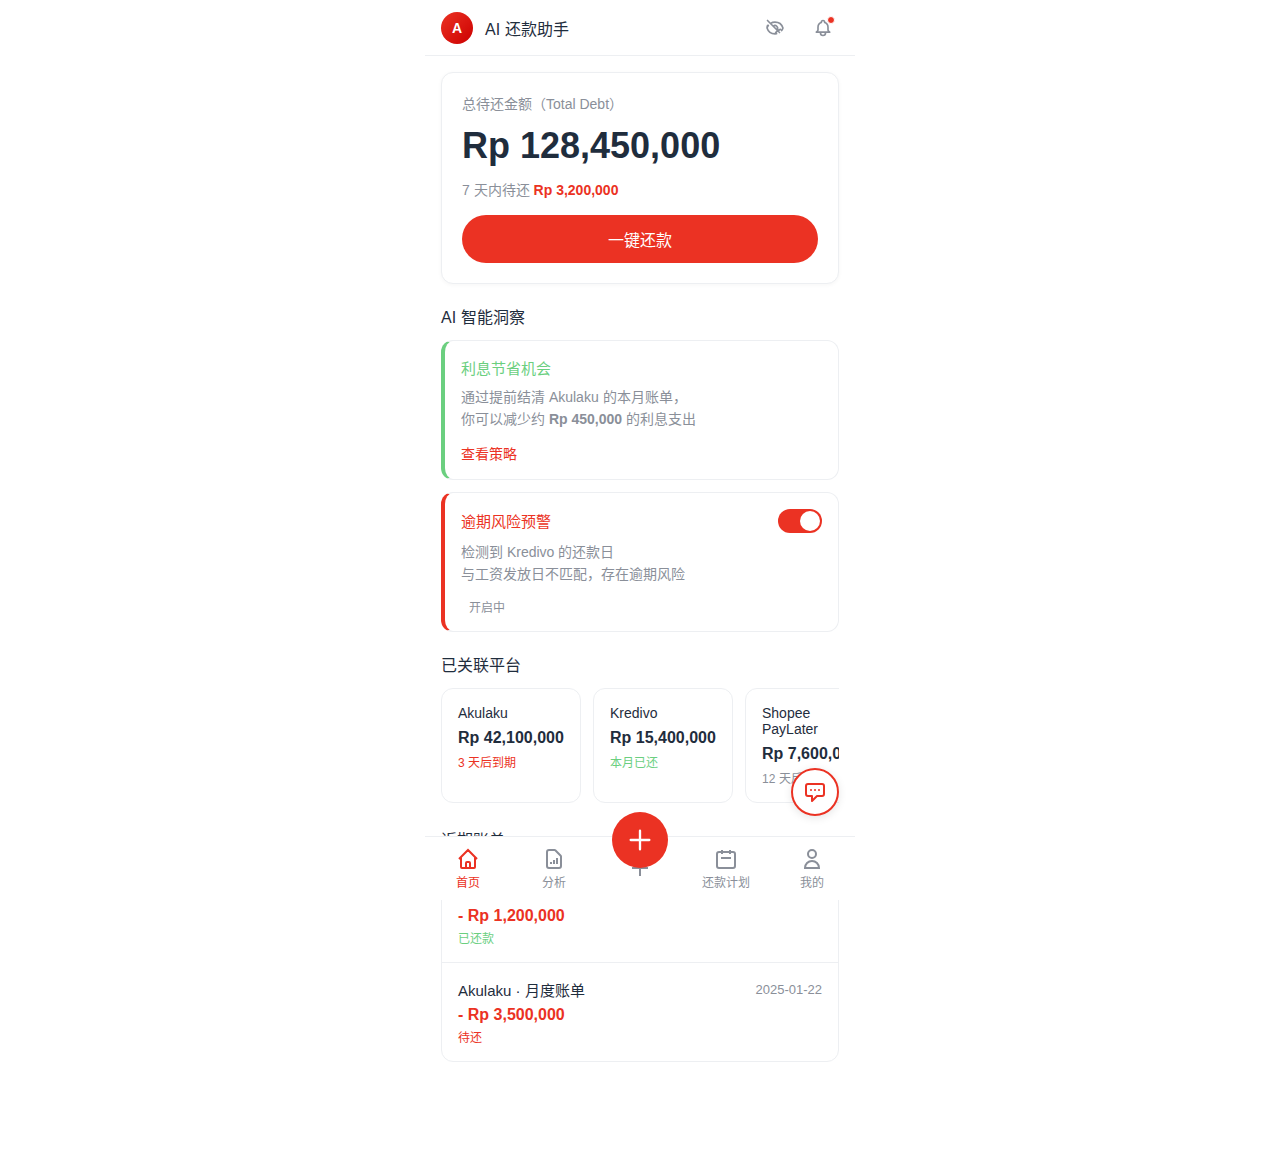
<file: index.html>
<!DOCTYPE html>
<html lang="zh-CN">
<head>
    <meta charset="UTF-8">
    <meta name="viewport" content="width=device-width, initial-scale=1.0">
    <title>AI 还款助手</title>
    <style>
        * {
            margin: 0;
            padding: 0;
            box-sizing: border-box;
        }

        body {
            font-family: -apple-system, BlinkMacSystemFont, 'Segoe UI', 'PingFang SC', 'Hiragino Sans GB', 'Microsoft YaHei', sans-serif;
            background-color: #FFFFFF;
            color: #1F2D3D;
            min-height: 100vh;
        }

        .container {
            max-width: 430px;
            margin: 0 auto;
            background: #FFFFFF;
            min-height: 100vh;
            display: flex;
            flex-direction: column;
            position: relative;
        }

        /* ===== Top Bar ===== */
        .top-bar {
            height: 56px;
            display: flex;
            align-items: center;
            justify-content: space-between;
            padding: 0 16px;
            background: white;
            border-bottom: 1px solid #EDEFF2;
            position: sticky;
            top: 0;
            z-index: 100;
        }

        .top-bar-left {
            display: flex;
            align-items: center;
            gap: 12px;
        }

        .avatar {
            width: 32px;
            height: 32px;
            border-radius: 50%;
            background: linear-gradient(135deg, #EB3223, #CC0000);
            display: flex;
            align-items: center;
            justify-content: center;
            color: white;
            font-weight: 600;
            font-size: 14px;
        }

        .app-title {
            font-size: 16px;
            font-weight: 500;
            color: #1F2D3D;
        }

        .top-bar-right {
            display: flex;
            gap: 16px;
            align-items: center;
        }

        .icon-btn {
            width: 32px;
            height: 32px;
            border: none;
            background: none;
            cursor: pointer;
            display: flex;
            align-items: center;
            justify-content: center;
            position: relative;
        }

        .icon-btn svg {
            width: 20px;
            height: 20px;
            color: #8A8F99;
        }

        .eye-open { display: block; }
        .eye-close { display: none; }
        .icon-btn.eye-toggled .eye-open { display: none; }
        .icon-btn.eye-toggled .eye-close { display: block; }

        .badge {
            position: absolute;
            top: 4px;
            right: 4px;
            width: 8px;
            height: 8px;
            background: #EB3223;
            border-radius: 50%;
            border: 1px solid white;
        }

        /* ===== 内容区 ===== */
        .content {
            flex: 1;
            padding: 16px;
            padding-bottom: 80px;
            overflow-y: auto;
            position: relative;
            min-height: calc(100vh - 120px);
        }

        .module {
            margin-bottom: 20px;
        }

        .module-title {
            font-size: 16px;
            font-weight: 500;
            color: #1F2D3D;
            margin-bottom: 12px;
        }

        /* ===== 总待还金额卡 ===== */
        .debt-card {
            background: white;
            border: 1px solid #EDEFF2;
            border-radius: 12px;
            padding: 20px;
            box-shadow: 0 1px 4px rgba(0,0,0,0.04);
        }

        .debt-title {
            font-size: 14px;
            color: #8A8F99;
            margin-bottom: 12px;
        }

        .debt-value {
            font-size: 36px;
            font-weight: 700;
            color: #1F2D3D;
            margin-bottom: 12px;
        }

        .debt-secondary {
            font-size: 14px;
            color: #8A8F99;
            margin-bottom: 16px;
        }

        .debt-secondary strong {
            color: #EB3223;
        }

        .cta-btn {
            width: 100%;
            height: 48px;
            background: #EB3223;
            color: white;
            border: none;
            border-radius: 24px;
            font-size: 16px;
            font-weight: 500;
            cursor: pointer;
            transition: all 0.2s;
        }

        .cta-btn:hover {
            background: #CC0000;
            box-shadow: 0 4px 12px rgba(235, 50, 35, 0.3);
        }

        .cta-btn:active {
            transform: scale(0.98);
        }

        /* ===== AI 洞察卡片 ===== */
        .insight-card {
            background: white;
            border: 1px solid #EDEFF2;
            border-radius: 12px;
            padding: 16px;
            margin-bottom: 12px;
        }

        .insight-card.risk {
            border-left: 4px solid #EB3223;
        }

        .insight-card.positive {
            border-left: 4px solid #6BCF7F;
        }

        .insight-header {
            display: flex;
            justify-content: space-between;
            align-items: center;
            margin-bottom: 8px;
        }

        .insight-title {
            font-size: 15px;
            font-weight: 500;
            color: #1F2D3D;
        }

        .insight-title.risk {
            color: #EB3223;
        }

        .insight-title.positive {
            color: #6BCF7F;
        }

        .insight-text {
            font-size: 14px;
            color: #8A8F99;
            line-height: 1.6;
            margin-bottom: 12px;
        }

        .insight-action {
            display: flex;
            justify-content: space-between;
            align-items: center;
        }

        .insight-btn {
            border: none;
            background: none;
            color: #EB3223;
            font-size: 14px;
            font-weight: 500;
            cursor: pointer;
            padding: 0;
        }

        .toggle-switch {
            position: relative;
            width: 44px;
            height: 24px;
        }

        .toggle-switch input {
            opacity: 0;
            width: 0;
            height: 0;
        }

        .toggle-slider {
            position: absolute;
            cursor: pointer;
            top: 0;
            left: 0;
            right: 0;
            bottom: 0;
            background-color: #EDEFF2;
            transition: 0.3s;
            border-radius: 24px;
        }

        .toggle-slider:before {
            position: absolute;
            content: "";
            height: 20px;
            width: 20px;
            left: 2px;
            bottom: 2px;
            background-color: white;
            transition: 0.3s;
            border-radius: 50%;
        }

        .toggle-switch input:checked + .toggle-slider {
            background-color: #EB3223;
        }

        .toggle-switch input:checked + .toggle-slider:before {
            transform: translateX(20px);
        }

        .toggle-label {
            font-size: 12px;
            color: #8A8F99;
            margin-left: 8px;
        }

        /* ===== 平台卡片滑动 ===== */
        .platform-scroll {
            display: flex;
            gap: 12px;
            overflow-x: auto;
            padding-bottom: 4px;
            -webkit-overflow-scrolling: touch;
        }

        .platform-scroll::-webkit-scrollbar {
            display: none;
        }

        .platform-card {
            flex-shrink: 0;
            width: 140px;
            background: white;
            border: 1px solid #EDEFF2;
            border-radius: 12px;
            padding: 16px;
        }

        .platform-name {
            font-size: 14px;
            font-weight: 500;
            color: #1F2D3D;
            margin-bottom: 8px;
        }

        .platform-amount {
            font-size: 16px;
            font-weight: 600;
            color: #1F2D3D;
            margin-bottom: 6px;
        }

        .platform-status {
            font-size: 12px;
            color: #8A8F99;
        }

        .platform-status.urgent {
            color: #EB3223;
        }

        .platform-status.paid {
            color: #6BCF7F;
        }

        /* ===== 账单列表 ===== */
        .bill-list {
            background: white;
            border: 1px solid #EDEFF2;
            border-radius: 12px;
            overflow: hidden;
        }

        .bill-item {
            padding: 16px;
            border-bottom: 1px solid #EDEFF2;
        }

        .bill-item:last-child {
            border-bottom: none;
        }

        .bill-header {
            display: flex;
            justify-content: space-between;
            align-items: center;
            margin-bottom: 6px;
        }

        .bill-platform {
            font-size: 15px;
            font-weight: 500;
            color: #1F2D3D;
        }

        .bill-date {
            font-size: 13px;
            color: #8A8F99;
        }

        .bill-amount {
            font-size: 16px;
            font-weight: 600;
            color: #EB3223;
            margin-bottom: 4px;
        }

        .bill-status {
            font-size: 12px;
            color: #8A8F99;
        }

        .bill-status.paid {
            color: #6BCF7F;
        }

        .bill-status.pending {
            color: #EB3223;
        }

        /* ===== Tab Bar ===== */
        .tab-bar {
            position: fixed;
            bottom: 0;
            left: 50%;
            transform: translateX(-50%);
            width: 100%;
            max-width: 430px;
            height: 64px;
            background: white;
            border-top: 1px solid #EDEFF2;
            display: flex;
            align-items: center;
            z-index: 100;
        }

        .tab-item {
            flex: 1;
            display: flex;
            flex-direction: column;
            align-items: center;
            justify-content: center;
            font-size: 12px;
            color: #8A8F99;
            cursor: pointer;
        }

        .tab-item.active {
            color: #EB3223;
        }

        .tab-icon {
            width: 24px;
            height: 24px;
            margin-bottom: 2px;
        }

        .tab-icon svg {
            width: 100%;
            height: 100%;
            stroke: currentColor;
            stroke-width: 2;
            fill: none;
        }

        /* 中间 FAB */
        .fab {
            position: fixed;
            bottom: 32px;
            left: 50%;
            transform: translateX(-50%);
            width: 56px;
            height: 56px;
            background: #EB3223;
            border-radius: 50%;
            display: flex;
            align-items: center;
            justify-content: center;
            z-index: 101;
            cursor: pointer;
        }

        .fab svg {
            width: 28px;
            height: 28px;
            color: white;
        }

        /* AI 机器人入口 - 固定在页面右下角（内容区内） */
        .ai-chat-btn {
            position: fixed;
            bottom: 84px;
            right: calc(50% - 215px + 16px);
            width: 48px;
            height: 48px;
            background: white;
            border: 2px solid #EB3223;
            border-radius: 50%;
            display: flex;
            align-items: center;
            justify-content: center;
            z-index: 101;
            cursor: pointer;
            box-shadow: 0 2px 8px rgba(0,0,0,0.1);
        }

        @media (max-width: 430px) {
            .ai-chat-btn {
                right: 16px;
            }
        }

        .ai-chat-btn svg {
            width: 24px;
            height: 24px;
            color: #EB3223;
        }

        /* AI 助手弹窗 */
        .ai-modal-overlay {
            position: fixed;
            top: 0;
            left: 0;
            right: 0;
            bottom: 0;
            background: rgba(0, 0, 0, 0.5);
            display: none;
            align-items: flex-end;
            justify-content: center;
            z-index: 200;
        }

        .ai-modal-overlay.show {
            display: flex;
        }

        .ai-modal {
            width: 100%;
            max-width: 430px;
            background: white;
            border-radius: 24px 24px 0 0;
            padding: 24px;
            animation: slideUp 0.3s ease-out;
        }

        @keyframes slideUp {
            from {
                transform: translateY(100%);
            }
            to {
                transform: translateY(0);
            }
        }

        .ai-modal-header {
            display: flex;
            align-items: center;
            gap: 12px;
            margin-bottom: 16px;
        }

        .ai-avatar {
            width: 48px;
            height: 48px;
            background: linear-gradient(135deg, #EB3223, #CC0000);
            border-radius: 50%;
            display: flex;
            align-items: center;
            justify-content: center;
        }

        .ai-avatar svg {
            width: 28px;
            height: 28px;
            color: white;
        }

        .ai-title {
            flex: 1;
            font-size: 18px;
            font-weight: 600;
            color: #1F2D3D;
        }

        .ai-close {
            width: 32px;
            height: 32px;
            border: none;
            background: #F5F5F5;
            border-radius: 50%;
            display: flex;
            align-items: center;
            justify-content: center;
            cursor: pointer;
        }

        .ai-close svg {
            width: 20px;
            height: 20px;
            color: #8A8F99;
        }

        .ai-content {
            font-size: 15px;
            color: #1F2D3D;
            line-height: 1.6;
            margin-bottom: 20px;
        }

        .ai-info-box {
            background: #FFF0F0;
            border-left: 3px solid #EB3223;
            padding: 12px 16px;
            margin: 16px 0;
            border-radius: 8px;
        }

        .ai-info-title {
            font-weight: 500;
            color: #EB3223;
            margin-bottom: 8px;
        }

        .ai-info-item {
            display: flex;
            justify-content: space-between;
            padding: 4px 0;
            font-size: 14px;
        }

        .ai-info-label {
            color: #8A8F99;
        }

        .ai-info-value {
            font-weight: 500;
            color: #1F2D3D;
        }

        .ai-actions {
            display: flex;
            flex-direction: column;
            gap: 12px;
        }

        .ai-btn {
            width: 100%;
            padding: 14px;
            border: none;
            border-radius: 12px;
            font-size: 15px;
            font-weight: 500;
            cursor: pointer;
            transition: all 0.2s;
            display: flex;
            align-items: center;
            justify-content: center;
            gap: 8px;
        }

        .ai-btn-primary {
            background: #EB3223;
            color: white;
        }

        .ai-btn-primary:hover {
            background: #CC0000;
        }

        .ai-btn-secondary {
            background: #F7F8FA;
            color: #1F2D3D;
        }

        .ai-btn-secondary:hover {
            background: #EDEFF2;
        }

        .ai-btn svg {
            width: 18px;
            height: 18px;
        }
    </style>
</head>
<body>
    <div class="container">
        <!-- Top Bar -->
        <header class="top-bar">
            <div class="top-bar-left">
                <div class="avatar">A</div>
                <div class="app-title">AI 还款助手</div>
            </div>
            <div class="top-bar-right">
                <button class="icon-btn eye-toggled" id="eyeBtn" onclick="toggleEye()">
                    <svg class="eye-open" xmlns="http://www.w3.org/2000/svg" fill="none" viewBox="0 0 24 24" stroke="currentColor" stroke-width="2">
                        <path stroke-linecap="round" stroke-linejoin="round" d="M15 12a3 3 0 11-6 0 3 3 0 016 0z"/>
                        <path stroke-linecap="round" stroke-linejoin="round" d="M2.458 12C3.732 7.943 7.523 5 12 5c4.478 0 8.268 2.943 9.542 7-1.274 4.057-5.064 7-9.542 7-4.477 0-8.268-2.943-9.542-7z"/>
                    </svg>
                    <svg class="eye-close" xmlns="http://www.w3.org/2000/svg" fill="none" viewBox="0 0 24 24" stroke="currentColor" stroke-width="2">
                        <path stroke-linecap="round" stroke-linejoin="round" d="M13.875 18.825A10.05 10.05 0 0112 19c-4.478 0-8.268-2.943-9.543-7a9.97 9.97 0 011.563-3.029m5.858.908a3 3 0 114.243 4.243M9.878 9.878l4.242 4.242M9.88 9.88l-3.29-3.29m7.532 7.532l3.29 3.29M3 3l3.59 3.59m0 0A9.953 9.953 0 0112 5c4.478 0 8.268 2.943 9.543 7a9.97 9.97 0 01-1.563 3.029m-1.41-1.41A9.953 9.953 0 0012 19c-4.478 0-8.268-2.943-9.543-7a9.97 9.97 0 01.563-3.029"/>
                    </svg>
                </button>
                <button class="icon-btn" onclick="handleNotification()">
                    <span class="badge"></span>
                    <svg xmlns="http://www.w3.org/2000/svg" fill="none" viewBox="0 0 24 24" stroke="currentColor" stroke-width="2">
                        <path stroke-linecap="round" stroke-linejoin="round" d="M15 17h5l-1.405-1.405A2.032 2.032 0 0118 14.158V11a6.002 6.002 0 00-4-5.659V5a2 2 0 10-4 0v.341C7.67 6.165 6 8.388 6 11v3.159c0 .538-.214 1.055-.595 1.436L4 17h5m6 0v1a3 3 0 11-6 0v-1m6 0H9"/>
                    </svg>
                </button>
            </div>
        </header>

        <!-- 内容区 -->
        <main class="content">
            <!-- 模块一: 总待还金额 -->
            <section class="module">
                <div class="debt-card">
                    <div class="debt-title">总待还金额（Total Debt）</div>
                    <div class="debt-value">Rp 128,450,000</div>
                    <div class="debt-secondary">
                        7 天内待还 <strong>Rp 3,200,000</strong>
                    </div>
                    <button class="cta-btn" onclick="handleQuickPay()">一键还款</button>
                </div>
            </section>

            <!-- 模块二: AI 智能洞察 -->
            <section class="module">
                <div class="module-title">AI 智能洞察</div>
                
                <!-- 洞察卡片 1（正向） -->
                <div class="insight-card positive">
                    <div class="insight-header">
                        <div class="insight-title positive">利息节省机会</div>
                    </div>
                    <div class="insight-text">
                        通过提前结清 Akulaku 的本月账单，<br>
                        你可以减少约 <strong>Rp 450,000</strong> 的利息支出
                    </div>
                    <div class="insight-action">
                        <button class="insight-btn" onclick="viewStrategy()">查看策略</button>
                    </div>
                </div>

                <!-- 洞察卡片 2（风险） -->
                <div class="insight-card risk">
                    <div class="insight-header">
                        <div class="insight-title risk">逾期风险预警</div>
                        <label class="toggle-switch">
                            <input type="checkbox" checked>
                            <span class="toggle-slider"></span>
                        </label>
                    </div>
                    <div class="insight-text">
                        检测到 Kredivo 的还款日<br>
                        与工资发放日不匹配，存在逾期风险
                    </div>
                    <div class="insight-action">
                        <span class="toggle-label">开启中</span>
                    </div>
                </div>
            </section>

            <!-- 模块三: 已关联平台 -->
            <section class="module">
                <div class="module-title">已关联平台</div>
                <div class="platform-scroll">
                    <!-- 平台卡片 1 -->
                    <div class="platform-card">
                        <div class="platform-name">Akulaku</div>
                        <div class="platform-amount">Rp 42,100,000</div>
                        <div class="platform-status urgent">3 天后到期</div>
                    </div>
                    <!-- 平台卡片 2 -->
                    <div class="platform-card">
                        <div class="platform-name">Kredivo</div>
                        <div class="platform-amount">Rp 15,400,000</div>
                        <div class="platform-status paid">本月已还</div>
                    </div>
                    <!-- 平台卡片 3 -->
                    <div class="platform-card">
                        <div class="platform-name">Shopee PayLater</div>
                        <div class="platform-amount">Rp 7,600,000</div>
                        <div class="platform-status">12 天后到期</div>
                    </div>
                    <!-- 平台卡片 4 -->
                    <div class="platform-card">
                        <div class="platform-name">AdaKami</div>
                        <div class="platform-amount">Rp 9,800,000</div>
                        <div class="platform-status">18 天后到期</div>
                    </div>
                    <!-- 平台卡片 5 -->
                    <div class="platform-card">
                        <div class="platform-name">EasyCash</div>
                        <div class="platform-amount">Rp 6,300,000</div>
                        <div class="platform-status">25 天后到期</div>
                    </div>
                </div>
            </section>

            <!-- 模块四: 近期账单 -->
            <section class="module">
                <div class="module-title">近期账单</div>
                <div class="bill-list">
                    <!-- 账单 1 -->
                    <div class="bill-item">
                        <div class="bill-header">
                            <div class="bill-platform">Kredivo · 分期账单</div>
                            <div class="bill-date">2025-01-24</div>
                        </div>
                        <div class="bill-amount">- Rp 1,200,000</div>
                        <div class="bill-status paid">已还款</div>
                    </div>
                    <!-- 账单 2 -->
                    <div class="bill-item">
                        <div class="bill-header">
                            <div class="bill-platform">Akulaku · 月度账单</div>
                            <div class="bill-date">2025-01-22</div>
                        </div>
                        <div class="bill-amount">- Rp 3,500,000</div>
                        <div class="bill-status pending">待还</div>
                    </div>
                </div>
            </section>
        </main>

        <!-- Tab Bar - 5个按钮 -->
        <nav class="tab-bar">
            <div class="tab-item active" onclick="setTab(0)">
                <div class="tab-icon"><svg viewBox="0 0 24 24"><path d="M3 12l2-2m0 0l7-7 7 7M5 10v10a1 1 0 001 1h3m10-11l2 2m-2-2v10a1 1 0 01-1 1h-3m-6 0a1 1 0 001-1v-4a1 1 0 011-1h2a1 1 0 011 1v4a1 1 0 001 1m-6 0h6"/></svg></div>
                <span>首页</span>
            </div>
            <div class="tab-item" onclick="setTab(1)">
                <div class="tab-icon"><svg viewBox="0 0 24 24"><path d="M9 17v-2m3 2v-4m3 4v-6m2 10H7a2 2 0 01-2-2V5a2 2 0 012-2h5.586a1 1 0 01.707.293l5.414 5.414a1 1 0 01.293.707V19a2 2 0 01-2 2z"/></svg></div>
                <span>分析</span>
            </div>
            <div class="tab-item" onclick="setTab(2)">
                <div class="tab-icon"><svg viewBox="0 0 24 24"><path d="M12 4v16m8-8H4"/></svg></div>
            </div>
            <div class="tab-item" onclick="setTab(3)">
                <div class="tab-icon"><svg viewBox="0 0 24 24"><path d="M8 7V3m8 4V3m-9 8h10M5 21h14a2 2 0 002-2V7a2 2 0 00-2-2H5a2 2 0 00-2 2v12a2 2 0 002 2z"/></svg></div>
                <span>还款计划</span>
            </div>
            <div class="tab-item" onclick="setTab(4)">
                <div class="tab-icon"><svg viewBox="0 0 24 24"><path d="M16 7a4 4 0 11-8 0 4 4 0 018 0zM12 14a7 7 0 00-7 7h14a7 7 0 00-7-7z"/></svg></div>
                <span>我的</span>
            </div>
        </nav>

        <!-- 中间 FAB -->
        <div class="fab" onclick="handleAddLoan()">
            <svg xmlns="http://www.w3.org/2000/svg" fill="none" viewBox="0 0 24 24" stroke="currentColor" stroke-width="2"><path stroke-linecap="round" stroke-linejoin="round" d="M12 4v16m8-8H4"/></svg>
        </div>

        <!-- AI 助手入口 -->
        <div class="ai-chat-btn" onclick="handleAIChat()">
            <svg xmlns="http://www.w3.org/2000/svg" fill="none" viewBox="0 0 24 24" stroke="currentColor" stroke-width="2"><path stroke-linecap="round" stroke-linejoin="round" d="M8 10h.01M12 10h.01M16 10h.01M9 16H5a2 2 0 01-2-2V6a2 2 0 012-2h14a2 2 0 012 2v8a2 2 0 01-2 2h-5l-5 5v-5z"/></svg>
        </div>

    </div>

    <script>
        function toggleEye() {
            document.getElementById('eyeBtn').classList.toggle('eye-toggled');
        }

        function handleNotification() {
            alert('通知中心');
        }

        function handleQuickPay() {
            alert('一键还款\n\n跳转到还款计划页面');
            window.location.href = 'repayment-plan.html';
        }

        function viewStrategy() {
            alert('查看节省利息策略\n\n跳转到还款计划页面');
            window.location.href = 'repayment-plan.html';
        }

        function handleAddLoan() {
            alert('更新/新增借款信息\n\n跳转到上传页面');
            window.location.href = 'upload-files.html';
        }

        function setTab(idx) {
            document.querySelectorAll('.tab-item').forEach((item, i) => {
                item.classList.toggle('active', i === idx);
            });
            // 已建档用户跳转到完整数据页面
            if (idx === 1) window.location.href = 'report.html';
            if (idx === 3) window.location.href = 'repayment-plan.html';
            if (idx === 4) window.location.href = 'profile.html';
        }

        function handleAIChat() {
            sessionStorage.setItem('aiReturnUrl', 'index.html');
            window.location.href = 'ai-chat.html?from=dashboard&data=true';
        }
    </script>
</body>
</html>
</file>
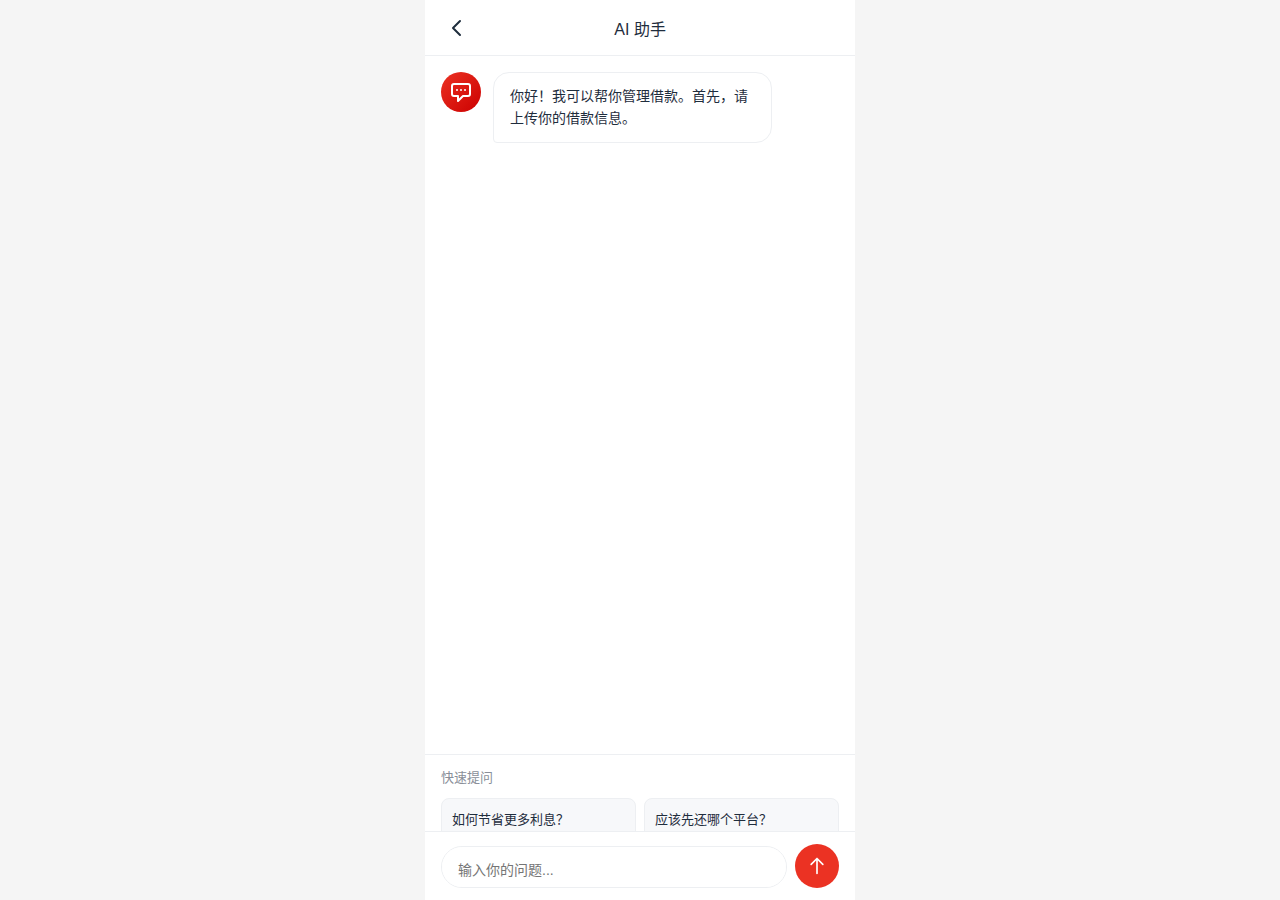
<file: ai-chat.html>
<!DOCTYPE html>
<html lang="zh-CN">
<head>
    <meta charset="UTF-8">
    <meta name="viewport" content="width=device-width, initial-scale=1.0">
    <title>AI 助手</title>
    <style>
        * {
            margin: 0;
            padding: 0;
            box-sizing: border-box;
        }

        body {
            font-family: -apple-system, BlinkMacSystemFont, 'Segoe UI', 'PingFang SC', 'Hiragino Sans GB', 'Microsoft YaHei', sans-serif;
            background-color: #F5F5F5;
            color: #1F2D3D;
            min-height: 100vh;
        }

        .container {
            max-width: 430px;
            margin: 0 auto;
            background: #FFFFFF;
            min-height: 100vh;
            display: flex;
            flex-direction: column;
            position: relative;
        }

        /* ===== Top Bar ===== */
        .top-bar {
            height: 56px;
            display: flex;
            align-items: center;
            padding: 0 16px;
            background: white;
            border-bottom: 1px solid #EDEFF2;
            position: sticky;
            top: 0;
            z-index: 100;
        }

        .back-btn {
            width: 32px;
            height: 32px;
            border: none;
            background: none;
            cursor: pointer;
            display: flex;
            align-items: center;
            justify-content: center;
        }

        .back-btn svg {
            width: 24px;
            height: 24px;
            color: #1F2D3D;
        }

        .page-title {
            font-size: 16px;
            font-weight: 500;
            color: #1F2D3D;
            flex: 1;
            text-align: center;
            margin-right: 32px;
        }

        /* ===== Chat Area ===== */
        .chat-area {
            flex: 1;
            padding: 16px;
            overflow-y: auto;
            padding-bottom: 100px;
        }

        .message {
            display: flex;
            gap: 12px;
            margin-bottom: 20px;
        }

        .message.ai {
            flex-direction: row;
        }

        .message.user {
            flex-direction: row-reverse;
        }

        .message-avatar {
            width: 40px;
            height: 40px;
            border-radius: 50%;
            flex-shrink: 0;
            display: flex;
            align-items: center;
            justify-content: center;
        }

        .message.ai .message-avatar {
            background: linear-gradient(135deg, #EB3223, #CC0000);
        }

        .message.user .message-avatar {
            background: #EDEFF2;
            color: #8A8F99;
        }

        .message-avatar svg {
            width: 24px;
            height: 24px;
            color: white;
        }

        .message.user .message-avatar svg {
            color: #8A8F99;
        }

        .message-content {
            max-width: 70%;
            padding: 12px 16px;
            border-radius: 16px;
            font-size: 14px;
            line-height: 1.6;
        }

        .message.ai .message-content {
            background: white;
            color: #1F2D3D;
            border: 1px solid #EDEFF2;
            border-bottom-left-radius: 4px;
        }

        .message.user .message-content {
            background: #EB3223;
            color: white;
            border-bottom-right-radius: 4px;
        }

        /* ===== Quick Actions ===== */
        .quick-actions {
            padding: 12px 16px;
            background: white;
            border-top: 1px solid #EDEFF2;
        }

        .quick-actions-title {
            font-size: 13px;
            color: #8A8F99;
            margin-bottom: 12px;
        }

        .quick-actions-grid {
            display: grid;
            grid-template-columns: repeat(2, 1fr);
            gap: 8px;
        }

        .quick-action-btn {
            padding: 10px;
            background: #F7F8FA;
            border: 1px solid #EDEFF2;
            border-radius: 8px;
            font-size: 13px;
            color: #1F2D3D;
            cursor: pointer;
            transition: all 0.2s;
            text-align: left;
        }

        .quick-action-btn:hover {
            background: #FFF0F0;
            border-color: #EB3223;
            color: #EB3223;
        }

        /* ===== Input Area ===== */
        .input-area {
            position: fixed;
            bottom: 0;
            left: 50%;
            transform: translateX(-50%);
            width: 100%;
            max-width: 430px;
            background: white;
            padding: 12px 16px;
            border-top: 1px solid #EDEFF2;
            display: flex;
            gap: 12px;
            align-items: flex-end;
            z-index: 100;
        }

        .input-wrapper {
            flex: 1;
            display: flex;
            gap: 8px;
            align-items: flex-end;
        }

        .chat-input {
            flex: 1;
            padding: 12px 16px;
            border: 1px solid #EDEFF2;
            border-radius: 24px;
            font-size: 14px;
            outline: none;
            resize: none;
            max-height: 100px;
            font-family: inherit;
        }

        .chat-input:focus {
            border-color: #EB3223;
        }

        .send-btn {
            width: 44px;
            height: 44px;
            background: #EB3223;
            border: none;
            border-radius: 50%;
            display: flex;
            align-items: center;
            justify-content: center;
            cursor: pointer;
            transition: all 0.2s;
        }

        .send-btn:hover {
            background: #CC0000;
            transform: scale(1.05);
        }

        .send-btn svg {
            width: 20px;
            height: 20px;
            color: white;
        }
    </style>
</head>
<body>
    <div class="container">
        <!-- Top Bar -->
        <header class="top-bar">
            <button class="back-btn" onclick="goBack()">
                <svg xmlns="http://www.w3.org/2000/svg" fill="none" viewBox="0 0 24 24" stroke="currentColor" stroke-width="2">
                    <path stroke-linecap="round" stroke-linejoin="round" d="M15 19l-7-7 7-7"/>
                </svg>
            </button>
            <div class="page-title">AI 助手</div>
        </header>

        <!-- Chat Area -->
        <div class="chat-area" id="chatArea">
            <!-- AI 欢迎消息 -->
            <div class="message ai" id="welcomeMessage">
                <div class="message-avatar">
                    <svg xmlns="http://www.w3.org/2000/svg" fill="none" viewBox="0 0 24 24" stroke="currentColor" stroke-width="2">
                        <path stroke-linecap="round" stroke-linejoin="round" d="M8 10h.01M12 10h.01M16 10h.01M9 16H5a2 2 0 01-2-2V6a2 2 0 012-2h14a2 2 0 012 2v8a2 2 0 01-2 2h-5l-5 5v-5z"/>
                    </svg>
                </div>
                <div class="message-content" id="welcomeContent">
                    欢迎语将在这里显示...
                </div>
            </div>
        </div>

        <!-- Quick Actions -->
        <div class="quick-actions">
            <div class="quick-actions-title">快速提问</div>
            <div class="quick-actions-grid">
                <button class="quick-action-btn" onclick="askQuestion('如何节省更多利息？')">如何节省更多利息？</button>
                <button class="quick-action-btn" onclick="askQuestion('应该先还哪个平台？')">应该先还哪个平台？</button>
                <button class="quick-action-btn" onclick="askQuestion('我的还款计划合理吗？')">我的还款计划合理吗？</button>
                <button class="quick-action-btn" onclick="askQuestion('有什么风险提醒？')">有什么风险提醒？</button>
            </div>
        </div>

        <!-- Input Area -->
        <div class="input-area">
            <div class="input-wrapper">
                <textarea class="chat-input" id="chatInput" placeholder="输入你的问题..." rows="1"></textarea>
                <button class="send-btn" onclick="sendMessage()">
                    <svg xmlns="http://www.w3.org/2000/svg" fill="none" viewBox="0 0 24 24" stroke="currentColor" stroke-width="2">
                        <path stroke-linecap="round" stroke-linejoin="round" d="M5 10l7-7m0 0l7 7m-7-7v18"/>
                    </svg>
                </button>
            </div>
        </div>
    </div>

    <script>
        // 根据来源页面显示不同的欢迎语
        const sourcePage = new URLSearchParams(window.location.search).get('from') || 'dashboard';
        const hasData = new URLSearchParams(window.location.search).get('data') === 'true';

        const welcomeMessages = {
            // 首页
            'dashboard': hasData 
                ? '你好！我已经为你分析了当前借款情况。总负债 Rp 128,450,000，高优先级还款是 Akulaku，7 天内待还 Rp 3,200,000。我可以帮你优化还款计划、节省利息支出。'
                : '你好！我可以帮你管理借款。首先，请上传你的借款信息。',
            
            // 分析报告
            'report': hasData
                ? '你好！我已经为你生成了借款分析报告。你的债务总览、还款优先级和风险提示都已准备就绪。你可以查看分析报告或优化还款计划。'
                : '你好！我能帮你分析你的借款情况。首先，请上传你的借款信息。',
            
            // 还款计划
            'repayment': hasData
                ? '你好！基于你的借款信息，我已为你生成了还款计划。我建议优先偿还高利率平台，可以节省约 Rp 450,000 的利息。你可以查看计划或调整还款顺序。'
                : '你好！上传借款信息后，我将为你生成详细的还款计划。',
            
            // 我的
            'profile': hasData
                ? '你好！我已经为你整理了所有借款信息，并为你提供了个性化的还款计划。你的总债务是 Rp 128,450,000，我可以帮你查看还款计划、调整方案或优化策略。'
                : '你好！我可以帮助你管理你的借款，首先请上传借款信息。'
        };

        // 设置欢迎语
        document.getElementById('welcomeContent').textContent = welcomeMessages[sourcePage] || welcomeMessages['dashboard'];

        function goBack() {
            const returnUrl = sessionStorage.getItem('aiReturnUrl') || 'index.html';
            sessionStorage.removeItem('aiReturnUrl');
            window.location.href = returnUrl;
        }

        function askQuestion(question) {
            addUserMessage(question);
            setTimeout(() => {
                addAIMessage(generateAIResponse(question));
            }, 500);
        }

        function sendMessage() {
            const input = document.getElementById('chatInput');
            const message = input.value.trim();
            if (!message) return;
            
            addUserMessage(message);
            input.value = '';
            
            setTimeout(() => {
                addAIMessage(generateAIResponse(message));
            }, 500);
        }

        function addUserMessage(text) {
            const chatArea = document.getElementById('chatArea');
            const messageDiv = document.createElement('div');
            messageDiv.className = 'message user';
            messageDiv.innerHTML = `
                <div class="message-avatar">
                    <svg xmlns="http://www.w3.org/2000/svg" fill="none" viewBox="0 0 24 24" stroke="currentColor" stroke-width="2">
                        <path stroke-linecap="round" stroke-linejoin="round" d="M16 7a4 4 0 11-8 0 4 4 0 018 0zM12 14a7 7 0 00-7 7h14a7 7 0 00-7-7z"/>
                    </svg>
                </div>
                <div class="message-content">${text}</div>
            `;
            chatArea.appendChild(messageDiv);
            chatArea.scrollTop = chatArea.scrollHeight;
        }

        function addAIMessage(text) {
            const chatArea = document.getElementById('chatArea');
            const messageDiv = document.createElement('div');
            messageDiv.className = 'message ai';
            messageDiv.innerHTML = `
                <div class="message-avatar">
                    <svg xmlns="http://www.w3.org/2000/svg" fill="none" viewBox="0 0 24 24" stroke="currentColor" stroke-width="2">
                        <path stroke-linecap="round" stroke-linejoin="round" d="M8 10h.01M12 10h.01M16 10h.01M9 16H5a2 2 0 01-2-2V6a2 2 0 012-2h14a2 2 0 012 2v8a2 2 0 01-2 2h-5l-5 5v-5z"/>
                    </svg>
                </div>
                <div class="message-content">${text}</div>
            `;
            chatArea.appendChild(messageDiv);
            chatArea.scrollTop = chatArea.scrollHeight;
        }

        function generateAIResponse(question) {
            if (!hasData) {
                return '请先上传你的借款信息，这样我才能为你提供个性化的分析和建议。点击页面下方的"上传借款信息"按钮即可开始。';
            }

            const responses = {
                '如何节省更多利息？': '根据你的借款情况，我建议优先偿还高利率平台的债务。例如，Kredivo 的利率较高，建议提前结清。这样可以节省约 Rp 450,000 的利息支出。',
                '应该先还哪个平台？': '建议优先偿还 Akulaku 的本月账单，因为它是高优先级还款，且金额较大。同时关注 Kredivo 的还款日，避免逾期。',
                '我的还款计划合理吗？': '你的还款计划整体合理。我建议将部分闲置资金提前用于偿还高利率债务，可以进一步优化利息支出。具体可以查看分析报告了解详情。',
                '有什么风险提醒？': '检测到 Kredivo 的还款日与工资发放日不匹配，存在逾期风险。建议调整还款时间或提前准备好资金。详细风险分析请查看报告页面。'
            };

            return responses[question] || '根据你的借款情况，我建议关注以下几点：1）优先偿还高利率平台；2）避免逾期，保护信用记录；3）合理规划现金流。如有具体问题，欢迎继续询问！';
        }

        // 回车发送消息
        document.getElementById('chatInput').addEventListener('keypress', function(e) {
            if (e.key === 'Enter' && !e.shiftKey) {
                e.preventDefault();
                sendMessage();
            }
        });
    </script>
</body>
</html>
</file>
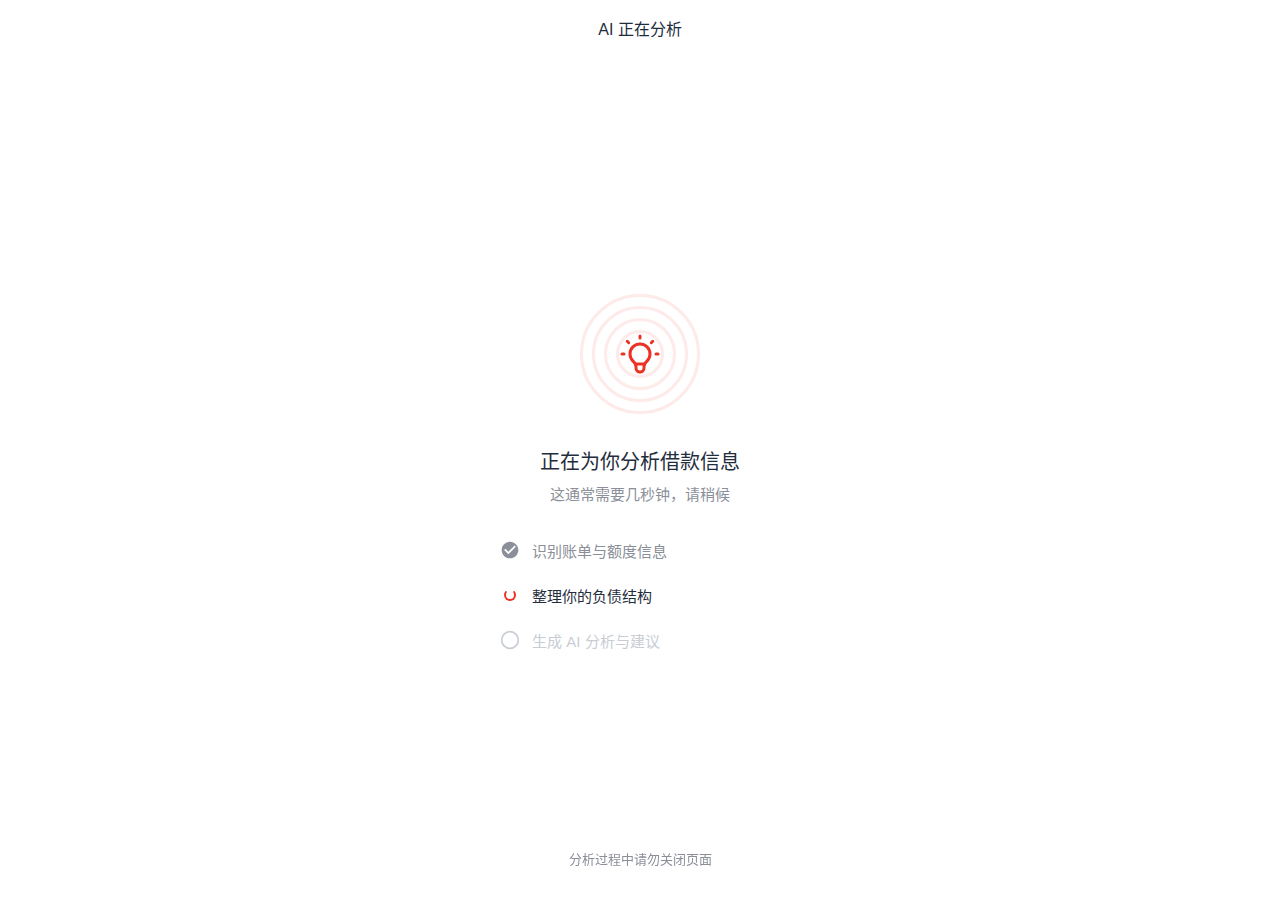
<file: analyzing.html>
<!DOCTYPE html>
<html lang="zh-CN">
<head>
    <meta charset="UTF-8">
    <meta name="viewport" content="width=device-width, initial-scale=1.0">
    <title>AI 正在分析</title>
    <style>
        * {
            margin: 0;
            padding: 0;
            box-sizing: border-box;
        }

        body {
            font-family: -apple-system, BlinkMacSystemFont, 'Segoe UI', 'PingFang SC', 'Hiragino Sans GB', 'Microsoft YaHei', sans-serif;
            background-color: #FFFFFF;
            color: #1F2D3D;
            min-height: 100vh;
        }

        .container {
            max-width: 430px;
            margin: 0 auto;
            background: #FFFFFF;
            min-height: 100vh;
            display: flex;
            flex-direction: column;
            position: relative;
        }

        /* ===== Top Bar ===== */
        .top-bar {
            height: 56px;
            display: flex;
            align-items: center;
            justify-content: center;
            background: white;
            position: sticky;
            top: 0;
            z-index: 100;
        }

        .page-title {
            font-size: 16px;
            font-weight: 500;
            color: #1F2D3D;
        }

        /* ===== 内容区 ===== */
        .content {
            flex: 1;
            display: flex;
            flex-direction: column;
            align-items: center;
            justify-content: center;
            padding: 0 32px;
        }

        /* AI 动效区域 */
        .ai-animation {
            width: 120px;
            height: 120px;
            position: relative;
            display: flex;
            align-items: center;
            justify-content: center;
            margin-bottom: 32px;
        }

        .ai-circle {
            position: absolute;
            width: 100%;
            height: 100%;
            border: 3px solid #EB3223;
            border-radius: 50%;
            opacity: 0.1;
        }

        .ai-circle:nth-child(2) {
            width: 80%;
            height: 80%;
            animation: pulse 2s ease-in-out infinite;
        }

        .ai-circle:nth-child(3) {
            width: 60%;
            height: 60%;
            animation: pulse 2s ease-in-out infinite 0.3s;
        }

        .ai-circle:nth-child(4) {
            width: 40%;
            height: 40%;
            animation: pulse 2s ease-in-out infinite 0.6s;
        }

        @keyframes pulse {
            0%, 100% {
                transform: scale(1);
                opacity: 0.1;
            }
            50% {
                transform: scale(1.1);
                opacity: 0.3;
            }
        }

        .ai-icon {
            width: 48px;
            height: 48px;
            color: #EB3223;
            z-index: 1;
        }

        /* 主提示文案 */
        .main-text {
            font-size: 20px;
            font-weight: 500;
            color: #1F2D3D;
            text-align: center;
            margin-bottom: 8px;
        }

        .sub-text {
            font-size: 15px;
            color: #8A8F99;
            text-align: center;
            margin-bottom: 24px;
        }

        /* 进度步骤列表 */
        .progress-list {
            width: 100%;
            max-width: 280px;
        }

        .progress-item {
            display: flex;
            align-items: center;
            gap: 12px;
            padding: 12px 0;
            font-size: 15px;
        }

        .progress-icon {
            width: 20px;
            height: 20px;
            display: flex;
            align-items: center;
            justify-content: center;
            flex-shrink: 0;
            color: #C8CDD4;
        }

        .progress-icon.active {
            color: #1F2D3D;
        }

        .progress-icon.completed {
            color: #8A8F99;
        }

        .progress-icon svg {
            width: 100%;
            height: 100%;
        }

        .loading-dot {
            width: 12px;
            height: 12px;
            border: 2px solid #EB3223;
            border-top-color: transparent;
            border-radius: 50%;
            animation: spin 1s linear infinite;
        }

        @keyframes spin {
            to {
                transform: rotate(360deg);
            }
        }

        .progress-text {
            color: #C8CDD4;
        }

        .progress-text.active {
            color: #1F2D3D;
        }

        .progress-text.completed {
            color: #8A8F99;
        }

        /* 底部提示 */
        .bottom-hint {
            position: fixed;
            bottom: 32px;
            left: 50%;
            transform: translateX(-50%);
            font-size: 13px;
            color: #8A8F99;
            text-align: center;
        }

        /* 错误提示 */
        .error-overlay {
            position: fixed;
            top: 0;
            left: 0;
            right: 0;
            bottom: 0;
            background: rgba(0,0,0,0.5);
            display: none;
            align-items: center;
            justify-content: center;
            z-index: 200;
        }

        .error-modal {
            background: white;
            border-radius: 16px;
            padding: 24px;
            width: 280px;
            text-align: center;
        }

        .error-icon {
            width: 48px;
            height: 48px;
            margin-bottom: 16px;
            color: #EB3223;
        }

        .error-title {
            font-size: 18px;
            font-weight: 500;
            color: #1F2D3D;
            margin-bottom: 8px;
        }

        .error-text {
            font-size: 14px;
            color: #8A8F99;
            margin-bottom: 24px;
            line-height: 1.5;
        }

        .error-btn {
            width: 100%;
            height: 44px;
            background: #EB3223;
            color: white;
            border: none;
            border-radius: 22px;
            font-size: 15px;
            font-weight: 500;
            cursor: pointer;
        }
    </style>
</head>
<body>
    <div class="container">
        <!-- Top Bar -->
        <header class="top-bar">
            <div class="page-title">AI 正在分析</div>
        </header>

        <!-- 内容区 -->
        <main class="content">
            <!-- AI 动效区域 -->
            <div class="ai-animation">
                <div class="ai-circle"></div>
                <div class="ai-circle"></div>
                <div class="ai-circle"></div>
                <div class="ai-circle"></div>
                <svg class="ai-icon" xmlns="http://www.w3.org/2000/svg" fill="none" viewBox="0 0 24 24" stroke="currentColor" stroke-width="1.5">
                    <path stroke-linecap="round" stroke-linejoin="round" d="M9.663 17h4.673M12 3v1m6.364 1.636l-.707.707M21 12h-1M4 12H3m3.343-5.657l-.707-.707m2.828 9.9a5 5 0 117.072 0l-.548.547A3.374 3.374 0 0014 18.469V19a2 2 0 11-4 0v-.531c0-.895-.356-1.754-.988-2.386l-.548-.547z"/>
                </svg>
            </div>

            <!-- 主提示文案 -->
            <div class="main-text" id="mainText">正在为你分析借款信息</div>
            <div class="sub-text" id="subText">这通常需要几秒钟，请稍候</div>

            <!-- 进度步骤列表 -->
            <div class="progress-list">
                <div class="progress-item" id="step1">
                    <div class="progress-icon">
                        <svg xmlns="http://www.w3.org/2000/svg" fill="currentColor" viewBox="0 0 24 24">
                            <path d="M12 2C6.48 2 2 6.48 2 12s4.48 10 10 10 10-4.48 10-10S17.52 2 12 2zm-2 15l-5-5 1.41-1.41L10 14.17l7.59-7.59L19 8l-9 9z"/>
                        </svg>
                    </div>
                    <div class="progress-text">识别账单与额度信息</div>
                </div>
                <div class="progress-item" id="step2">
                    <div class="progress-icon">
                        <div class="loading-dot"></div>
                    </div>
                    <div class="progress-text active">整理你的负债结构</div>
                </div>
                <div class="progress-item" id="step3">
                    <div class="progress-icon">
                        <svg xmlns="http://www.w3.org/2000/svg" fill="none" viewBox="0 0 24 24" stroke="currentColor" stroke-width="2">
                            <circle cx="12" cy="12" r="10"/>
                        </svg>
                    </div>
                    <div class="progress-text">生成 AI 分析与建议</div>
                </div>
            </div>
        </main>

        <!-- 底部提示 -->
        <div class="bottom-hint">分析过程中请勿关闭页面</div>
    </div>

    <!-- 错误提示 -->
    <div class="error-overlay" id="errorOverlay">
        <div class="error-modal">
            <svg class="error-icon" xmlns="http://www.w3.org/2000/svg" fill="none" viewBox="0 0 24 24" stroke="currentColor" stroke-width="1.5">
                <path stroke-linecap="round" stroke-linejoin="round" d="M12 9v2m0 4h.01m-6.938 4h13.856c1.54 0 2.502-1.667 1.732-3L13.732 4c-.77-1.333-2.694-1.333-3.464 0L3.34 16c-.77 1.333.192 3 1.732 3z"/>
            </svg>
            <div class="error-title">分析失败</div>
            <div class="error-text">分析暂时失败，请稍后重试</div>
            <button class="error-btn" onclick="goBack()">返回重新上传</button>
        </div>
    </div>

    <script>
        let currentStep = 2;
        let analysisTimeout;

        function updateProgress() {
            // 步骤1: 识别账单与额度信息
            const step1 = document.getElementById('step1');
            const step1Icon = step1.querySelector('.progress-icon');
            const step1Text = step1.querySelector('.progress-text');

            step1Icon.innerHTML = `<svg xmlns="http://www.w3.org/2000/svg" fill="currentColor" viewBox="0 0 24 24"><path d="M12 2C6.48 2 2 6.48 2 12s4.48 10 10 10 10-4.48 10-10S17.52 2 12 2zm-2 15l-5-5 1.41-1.41L10 14.17l7.59-7.59L19 8l-9 9z"/></svg>`;
            step1Icon.classList.remove('active');
            step1Icon.classList.add('completed');
            step1Text.classList.remove('active');
            step1Text.classList.add('completed');

            // 步骤2: 整理你的负债结构
            const step2 = document.getElementById('step2');
            const step2Icon = step2.querySelector('.progress-icon');
            const step2Text = step2.querySelector('.progress-text');

            if (currentStep === 2) {
                step2Icon.innerHTML = `<div class="loading-dot"></div>`;
                step2Icon.classList.add('active');
                step2Text.classList.add('active');
            } else if (currentStep >= 3) {
                step2Icon.innerHTML = `<svg xmlns="http://www.w3.org/2000/svg" fill="currentColor" viewBox="0 0 24 24"><path d="M12 2C6.48 2 2 6.48 2 12s4.48 10 10 10 10-4.48 10-10S17.52 2 12 2zm-2 15l-5-5 1.41-1.41L10 14.17l7.59-7.59L19 8l-9 9z"/></svg>`;
                step2Icon.classList.remove('active');
                step2Icon.classList.add('completed');
                step2Text.classList.remove('active');
                step2Text.classList.add('completed');
            }

            // 步骤3: 生成 AI 分析与建议
            const step3 = document.getElementById('step3');
            const step3Icon = step3.querySelector('.progress-icon');
            const step3Text = step3.querySelector('.progress-text');

            if (currentStep === 3) {
                step3Icon.innerHTML = `<div class="loading-dot"></div>`;
                step3Icon.classList.add('active');
                step3Text.classList.add('active');
            } else if (currentStep > 3) {
                step3Icon.innerHTML = `<svg xmlns="http://www.w3.org/2000/svg" fill="currentColor" viewBox="0 0 24 24"><path d="M12 2C6.48 2 2 6.48 2 12s4.48 10 10 10 10-4.48 10-10S17.52 2 12 2zm-2 15l-5-5 1.41-1.41L10 14.17l7.59-7.59L19 8l-9 9z"/></svg>`;
                step3Icon.classList.remove('active');
                step3Icon.classList.add('completed');
                step3Text.classList.remove('active');
                step3Text.classList.add('completed');
            }
        }

        function startAnalysis() {
            // 步骤2: 2秒后完成
            setTimeout(() => {
                currentStep = 3;
                updateProgress();
            }, 2000);

            // 步骤3: 4秒后完成
            setTimeout(() => {
                currentStep = 4;
                updateProgress();

                // 分析完成提示
                document.getElementById('mainText').textContent = '分析完成';
                document.getElementById('subText').textContent = '正在生成分析报告...';

                // 停留500ms后跳转到分析报告页（已建档版本）
                setTimeout(() => {
                    window.location.href = 'report.html';
                }, 500);
            }, 4000);

            // 超时保护（10秒后）
            analysisTimeout = setTimeout(() => {
                if (currentStep < 4) {
                    document.getElementById('subText').textContent = '正在进行更深入的分析，请稍候';
                }
            }, 10000);
        }

        function goBack() {
            document.getElementById('errorOverlay').style.display = 'none';
            window.location.href = 'upload-files.html';
        }

        // 页面加载后开始分析
        updateProgress();
        startAnalysis();
    </script>
</body>
</html>
</file>
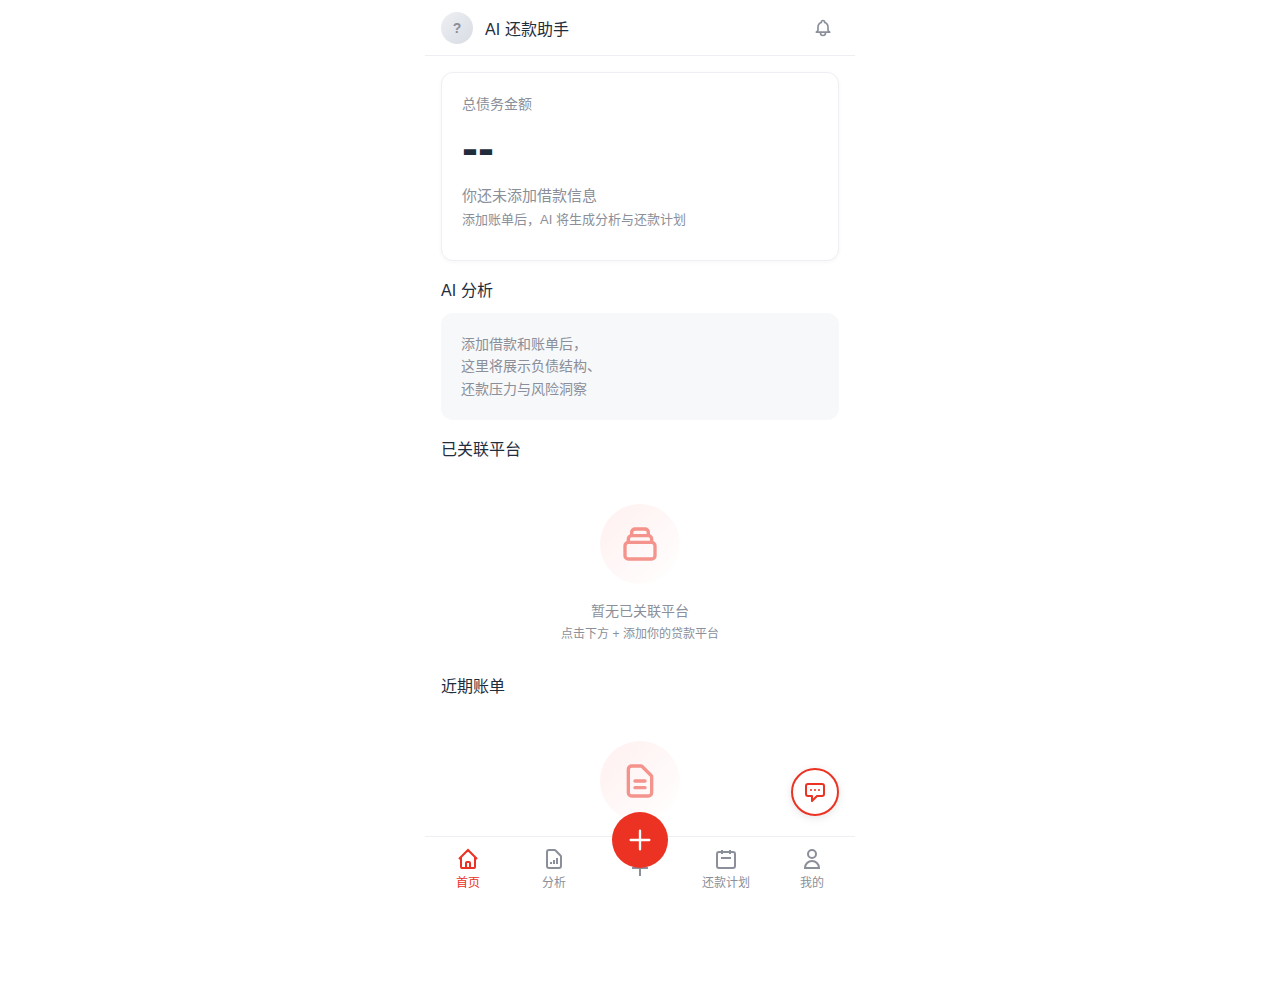
<file: index-empty.html>
<!DOCTYPE html>
<html lang="zh-CN">
<head>
    <meta charset="UTF-8">
    <meta name="viewport" content="width=device-width, initial-scale=1.0">
    <title>AI 还款助手 - 未建档</title>
    <style>
        * {
            margin: 0;
            padding: 0;
            box-sizing: border-box;
        }

        body {
            font-family: -apple-system, BlinkMacSystemFont, 'Segoe UI', 'PingFang SC', 'Hiragino Sans GB', 'Microsoft YaHei', sans-serif;
            background-color: #FFFFFF;
            color: #1F2D3D;
            min-height: 100vh;
        }

        .container {
            max-width: 430px;
            margin: 0 auto;
            background: #FFFFFF;
            min-height: 100vh;
            display: flex;
            flex-direction: column;
            position: relative;
        }

        /* ===== Top Bar ===== */
        .top-bar {
            height: 56px;
            display: flex;
            align-items: center;
            justify-content: space-between;
            padding: 0 16px;
            background: white;
            border-bottom: 1px solid #EDEFF2;
            position: sticky;
            top: 0;
            z-index: 100;
        }

        .top-bar-left {
            display: flex;
            align-items: center;
            gap: 12px;
        }

        .avatar {
            width: 32px;
            height: 32px;
            border-radius: 50%;
            background: linear-gradient(135deg, #EDEFF2, #D8DCE4);
            display: flex;
            align-items: center;
            justify-content: center;
            color: #8A8F99;
            font-weight: 600;
            font-size: 14px;
        }

        .app-title {
            font-size: 16px;
            font-weight: 500;
            color: #1F2D3D;
        }

        .top-bar-right {
            display: flex;
            gap: 16px;
            align-items: center;
        }

        .icon-btn {
            width: 32px;
            height: 32px;
            border: none;
            background: none;
            cursor: pointer;
            display: flex;
            align-items: center;
            justify-content: center;
            position: relative;
        }

        .icon-btn svg {
            width: 20px;
            height: 20px;
            color: #8A8F99;
        }

        /* ===== 内容区 ===== */
        .content {
            flex: 1;
            padding: 16px;
            padding-bottom: 80px;
            overflow-y: auto;
            position: relative;
            min-height: calc(100vh - 120px);
        }

        .module {
            margin-bottom: 20px;
        }

        .module-title {
            font-size: 16px;
            font-weight: 500;
            color: #1F2D3D;
            margin-bottom: 12px;
        }

        /* 债务总览卡 - 空状态 */
        .overview-card {
            background: white;
            border: 1px solid #EDEFF2;
            border-radius: 12px;
            padding: 20px;
            margin-bottom: 16px;
            box-shadow: 0 1px 4px rgba(0,0,0,0.04);
        }

        .overview-title {
            font-size: 14px;
            color: #8A8F99;
            margin-bottom: 8px;
        }

        .overview-value {
            font-size: 48px;
            font-weight: 700;
            color: #1F2D3D;
            margin-bottom: 8px;
        }

        .overview-hint {
            font-size: 15px;
            color: #8A8F99;
            margin-bottom: 4px;
        }

        .overview-desc {
            font-size: 13px;
            color: #8A8F99;
            margin-bottom: 12px;
        }

        /* AI 分析模块 - 空状态 */
        .ai-module {
            margin-bottom: 16px;
        }

        .ai-preview-card {
            background: #F7F8FA;
            border-radius: 12px;
            padding: 20px;
            color: #8A8F99;
            font-size: 14px;
            line-height: 1.6;
        }

        /* 通用空态 */
        .empty-state {
            text-align: center;
            padding: 32px 0;
            color: #8A8F99;
            font-size: 14px;
        }

        .empty-hint {
            font-size: 12px;
            color: #8A8F99;
            margin-top: 4px;
        }

        .empty-icon {
            width: 80px;
            height: 80px;
            margin: 0 auto 16px;
            background: linear-gradient(135deg, #FFF0F0, #FFFFFF);
            border-radius: 50%;
            display: flex;
            align-items: center;
            justify-content: center;
        }

        .empty-icon svg {
            width: 40px;
            height: 40px;
            color: #EB3223;
            opacity: 0.5;
        }

        /* CTA 按钮 */
        .cta-btn {
            width: 100%;
            height: 48px;
            background: #EB3223;
            color: white;
            border: none;
            border-radius: 24px;
            font-size: 16px;
            font-weight: 500;
            cursor: pointer;
            transition: all 0.2s;
            margin-top: 16px;
        }

        .cta-btn:hover {
            background: #CC0000;
            box-shadow: 0 4px 12px rgba(235, 50, 35, 0.3);
        }

        /* 欢迎卡片 */
        .welcome-card {
            background: linear-gradient(135deg, #FFF0F0 0%, #FFFFFF 100%);
            border: 1px solid #EB3223;
            border-radius: 12px;
            padding: 20px;
            margin-bottom: 16px;
        }

        .welcome-title {
            font-size: 18px;
            font-weight: 600;
            color: #1F2D3D;
            margin-bottom: 12px;
        }

        .welcome-text {
            font-size: 14px;
            color: #8A8F99;
            line-height: 1.6;
            margin-bottom: 16px;
        }

        .feature-list {
            margin-top: 16px;
        }

        .feature-item {
            display: flex;
            align-items: center;
            gap: 12px;
            padding: 12px 0;
            border-bottom: 1px solid rgba(235, 50, 35, 0.1);
        }

        .feature-item:last-child {
            border-bottom: none;
        }

        .feature-check {
            width: 20px;
            height: 20px;
            background: #EB3223;
            border-radius: 50%;
            display: flex;
            align-items: center;
            justify-content: center;
            flex-shrink: 0;
        }

        .feature-check svg {
            width: 12px;
            height: 12px;
            color: white;
        }

        .feature-text {
            font-size: 14px;
            color: #1F2D3D;
        }

        /* ===== Tab Bar ===== */
        .tab-bar {
            position: fixed;
            bottom: 0;
            left: 50%;
            transform: translateX(-50%);
            width: 100%;
            max-width: 430px;
            height: 64px;
            background: white;
            border-top: 1px solid #EDEFF2;
            display: flex;
            align-items: center;
            z-index: 100;
        }

        .tab-item {
            flex: 1;
            display: flex;
            flex-direction: column;
            align-items: center;
            justify-content: center;
            font-size: 12px;
            color: #8A8F99;
            cursor: pointer;
        }

        .tab-item.active {
            color: #EB3223;
        }

        .tab-icon {
            width: 24px;
            height: 24px;
            margin-bottom: 2px;
        }

        .tab-icon svg {
            width: 100%;
            height: 100%;
            stroke: currentColor;
            stroke-width: 2;
            fill: none;
        }

        /* 中间 FAB */
        .fab {
            position: fixed;
            bottom: 32px;
            left: 50%;
            transform: translateX(-50%);
            width: 56px;
            height: 56px;
            background: #EB3223;
            border-radius: 50%;
            display: flex;
            align-items: center;
            justify-content: center;
            z-index: 101;
            cursor: pointer;
        }

        .fab svg {
            width: 28px;
            height: 28px;
            color: white;
        }

        /* AI 机器人入口 - 固定在页面右下角（内容区内） */
        .ai-chat-btn {
            position: fixed;
            bottom: 84px;
            right: calc(50% - 215px + 16px);
            width: 48px;
            height: 48px;
            background: white;
            border: 2px solid #EB3223;
            border-radius: 50%;
            display: flex;
            align-items: center;
            justify-content: center;
            z-index: 101;
            cursor: pointer;
            box-shadow: 0 2px 8px rgba(0,0,0,0.1);
        }

        @media (max-width: 430px) {
            .ai-chat-btn {
                right: 16px;
            }
        }

        .ai-chat-btn svg {
            width: 24px;
            height: 24px;
            color: #EB3223;
        }

        /* AI 助手弹窗 */
        .ai-modal-overlay {
            position: fixed;
            top: 0;
            left: 0;
            right: 0;
            bottom: 0;
            background: rgba(0, 0, 0, 0.5);
            display: none;
            align-items: flex-end;
            justify-content: center;
            z-index: 200;
        }

        .ai-modal-overlay.show {
            display: flex;
        }

        .ai-modal {
            width: 100%;
            max-width: 430px;
            background: white;
            border-radius: 24px 24px 0 0;
            padding: 24px;
            animation: slideUp 0.3s ease-out;
        }

        @keyframes slideUp {
            from {
                transform: translateY(100%);
            }
            to {
                transform: translateY(0);
            }
        }

        .ai-modal-header {
            display: flex;
            align-items: center;
            gap: 12px;
            margin-bottom: 16px;
        }

        .ai-avatar {
            width: 48px;
            height: 48px;
            background: linear-gradient(135deg, #EB3223, #CC0000);
            border-radius: 50%;
            display: flex;
            align-items: center;
            justify-content: center;
        }

        .ai-avatar svg {
            width: 28px;
            height: 28px;
            color: white;
        }

        .ai-title {
            flex: 1;
            font-size: 18px;
            font-weight: 600;
            color: #1F2D3D;
        }

        .ai-close {
            width: 32px;
            height: 32px;
            border: none;
            background: #F5F5F5;
            border-radius: 50%;
            display: flex;
            align-items: center;
            justify-content: center;
            cursor: pointer;
        }

        .ai-close svg {
            width: 20px;
            height: 20px;
            color: #8A8F99;
        }

        .ai-content {
            font-size: 15px;
            color: #1F2D3D;
            line-height: 1.6;
            margin-bottom: 20px;
        }

        .ai-actions {
            display: flex;
            flex-direction: column;
            gap: 12px;
        }

        .ai-btn {
            width: 100%;
            padding: 14px;
            border: none;
            border-radius: 12px;
            font-size: 15px;
            font-weight: 500;
            cursor: pointer;
            transition: all 0.2s;
            display: flex;
            align-items: center;
            justify-content: center;
            gap: 8px;
        }

        .ai-btn-primary {
            background: #EB3223;
            color: white;
        }

        .ai-btn-primary:hover {
            background: #CC0000;
        }

        .ai-btn-secondary {
            background: #F7F8FA;
            color: #1F2D3D;
        }

        .ai-btn-secondary:hover {
            background: #EDEFF2;
        }

        .ai-btn svg {
            width: 18px;
            height: 18px;
        }
    </style>
</head>
<body>
    <div class="container">
        <!-- Top Bar -->
        <header class="top-bar">
            <div class="top-bar-left">
                <div class="avatar">?</div>
                <div class="app-title">AI 还款助手</div>
            </div>
            <div class="top-bar-right">
                <button class="icon-btn" onclick="handleNotification()">
                    <svg xmlns="http://www.w3.org/2000/svg" fill="none" viewBox="0 0 24 24" stroke="currentColor" stroke-width="2">
                        <path stroke-linecap="round" stroke-linejoin="round" d="M15 17h5l-1.405-1.405A2.032 2.032 0 0118 14.158V11a6.002 6.002 0 00-4-5.659V5a2 2 0 10-4 0v.341C7.67 6.165 6 8.388 6 11v3.159c0 .538-.214 1.055-.595 1.436L4 17h5m6 0v1a3 3 0 11-6 0v-1m6 0H9"/>
                    </svg>
                </button>
            </div>
        </header>

        <!-- 内容区 -->
        <main class="content">
            <!-- ① 债务总览卡 -->
            <section class="overview-card">
                <div class="overview-title">总债务金额</div>
                <div class="overview-value">--</div>
                <div class="overview-hint">你还未添加借款信息</div>
                <div class="overview-desc">添加账单后，AI 将生成分析与还款计划</div>
            </section>

            <!-- ② AI 分析模块 -->
            <section class="ai-module">
                <div class="module-title">AI 分析</div>
                <div class="ai-preview-card">
                    添加借款和账单后，<br>
                    这里将展示负债结构、<br>
                    还款压力与风险洞察
                </div>
            </section>

            <!-- ③ 已关联平台 -->
            <section class="platform-module">
                <div class="module-title">已关联平台</div>
                <div class="empty-state">
                    <div class="empty-icon">
                        <svg xmlns="http://www.w3.org/2000/svg" fill="none" viewBox="0 0 24 24" stroke="currentColor" stroke-width="2">
                            <path stroke-linecap="round" stroke-linejoin="round" d="M19 11H5m14 0a2 2 0 012 2v6a2 2 0 01-2 2H5a2 2 0 01-2-2v-6a2 2 0 012-2m14 0V9a2 2 0 00-2-2M5 11V9a2 2 0 012-2m0 0V5a2 2 0 012-2h6a2 2 0 012 2v2M7 7h10"/>
                        </svg>
                    </div>
                    暂无已关联平台
                    <div class="empty-hint">点击下方 + 添加你的贷款平台</div>
                </div>
            </section>

            <!-- ④ 近期账单 -->
            <section class="bill-module">
                <div class="module-title">近期账单</div>
                <div class="empty-state">
                    <div class="empty-icon">
                        <svg xmlns="http://www.w3.org/2000/svg" fill="none" viewBox="0 0 24 24" stroke="currentColor" stroke-width="2">
                            <path stroke-linecap="round" stroke-linejoin="round" d="M9 12h6m-6 4h6m2 5H7a2 2 0 01-2-2V5a2 2 0 012-2h5.586a1 1 0 01.707.293l5.414 5.414a1 1 0 01.293.707V19a2 2 0 01-2 2z"/>
                        </svg>
                    </div>
                    暂无账单
                    <div class="empty-hint">上传账单后，这里会自动整理还款日程</div>
                </div>
            </section>
        </main>

        <!-- Tab Bar - 5个按钮 -->
        <nav class="tab-bar">
            <div class="tab-item active" onclick="setTab(0)">
                <div class="tab-icon"><svg viewBox="0 0 24 24"><path d="M3 12l2-2m0 0l7-7 7 7M5 10v10a1 1 0 001 1h3m10-11l2 2m-2-2v10a1 1 0 01-1 1h-3m-6 0a1 1 0 001-1v-4a1 1 0 011-1h2a1 1 0 011 1v4a1 1 0 001 1m-6 0h6"/></svg></div>
                <span>首页</span>
            </div>
            <div class="tab-item" onclick="setTab(1)">
                <div class="tab-icon"><svg viewBox="0 0 24 24"><path d="M9 17v-2m3 2v-4m3 4v-6m2 10H7a2 2 0 01-2-2V5a2 2 0 012-2h5.586a1 1 0 01.707.293l5.414 5.414a1 1 0 01.293.707V19a2 2 0 01-2 2z"/></svg></div>
                <span>分析</span>
            </div>
            <div class="tab-item" onclick="setTab(2)">
                <div class="tab-icon"><svg viewBox="0 0 24 24"><path d="M12 4v16m8-8H4"/></svg></div>
            </div>
            <div class="tab-item" onclick="setTab(3)">
                <div class="tab-icon"><svg viewBox="0 0 24 24"><path d="M8 7V3m8 4V3m-9 8h10M5 21h14a2 2 0 002-2V7a2 2 0 00-2-2H5a2 2 0 00-2 2v12a2 2 0 002 2z"/></svg></div>
                <span>还款计划</span>
            </div>
            <div class="tab-item" onclick="setTab(4)">
                <div class="tab-icon"><svg viewBox="0 0 24 24"><path d="M16 7a4 4 0 11-8 0 4 4 0 018 0zM12 14a7 7 0 00-7 7h14a7 7 0 00-7-7z"/></svg></div>
                <span>我的</span>
            </div>
        </nav>

        <!-- 中间 FAB -->
        <div class="fab" onclick="handleAddLoan()">
            <svg xmlns="http://www.w3.org/2000/svg" fill="none" viewBox="0 0 24 24" stroke="currentColor" stroke-width="2"><path stroke-linecap="round" stroke-linejoin="round" d="M12 4v16m8-8H4"/></svg>
        </div>

        <!-- AI 机器人入口 -->
        <div class="ai-chat-btn" onclick="handleAIChat()">
            <svg xmlns="http://www.w3.org/2000/svg" fill="none" viewBox="0 0 24 24" stroke="currentColor" stroke-width="2"><path stroke-linecap="round" stroke-linejoin="round" d="M8 10h.01M12 10h.01M16 10h.01M9 16H5a2 2 0 01-2-2V6a2 2 0 012-2h14a2 2 0 012 2v8a2 2 0 01-2 2h-5l-5 5v-5z"/></svg>
        </div>
    </div>

    <script>
        function handleNotification() {
            alert('通知中心');
        }

        function handleUpload() {
            window.location.href = 'upload-files.html';
        }

        function handleAddLoan() {
            window.location.href = 'upload-files.html';
        }

        function setTab(idx) {
            document.querySelectorAll('.tab-item').forEach((item, i) => {
                item.classList.toggle('active', i === idx);
            });
            if (idx === 1) window.location.href = 'report-empty.html';
            if (idx === 3) window.location.href = 'repayment-plan-empty.html';
            if (idx === 4) window.location.href = 'profile-empty.html';
        }

        function handleAIChat() {
            sessionStorage.setItem('aiReturnUrl', 'index-empty.html');
            window.location.href = 'ai-chat.html?from=dashboard&data=false';
        }
    </script>
</body>
</html>
</file>
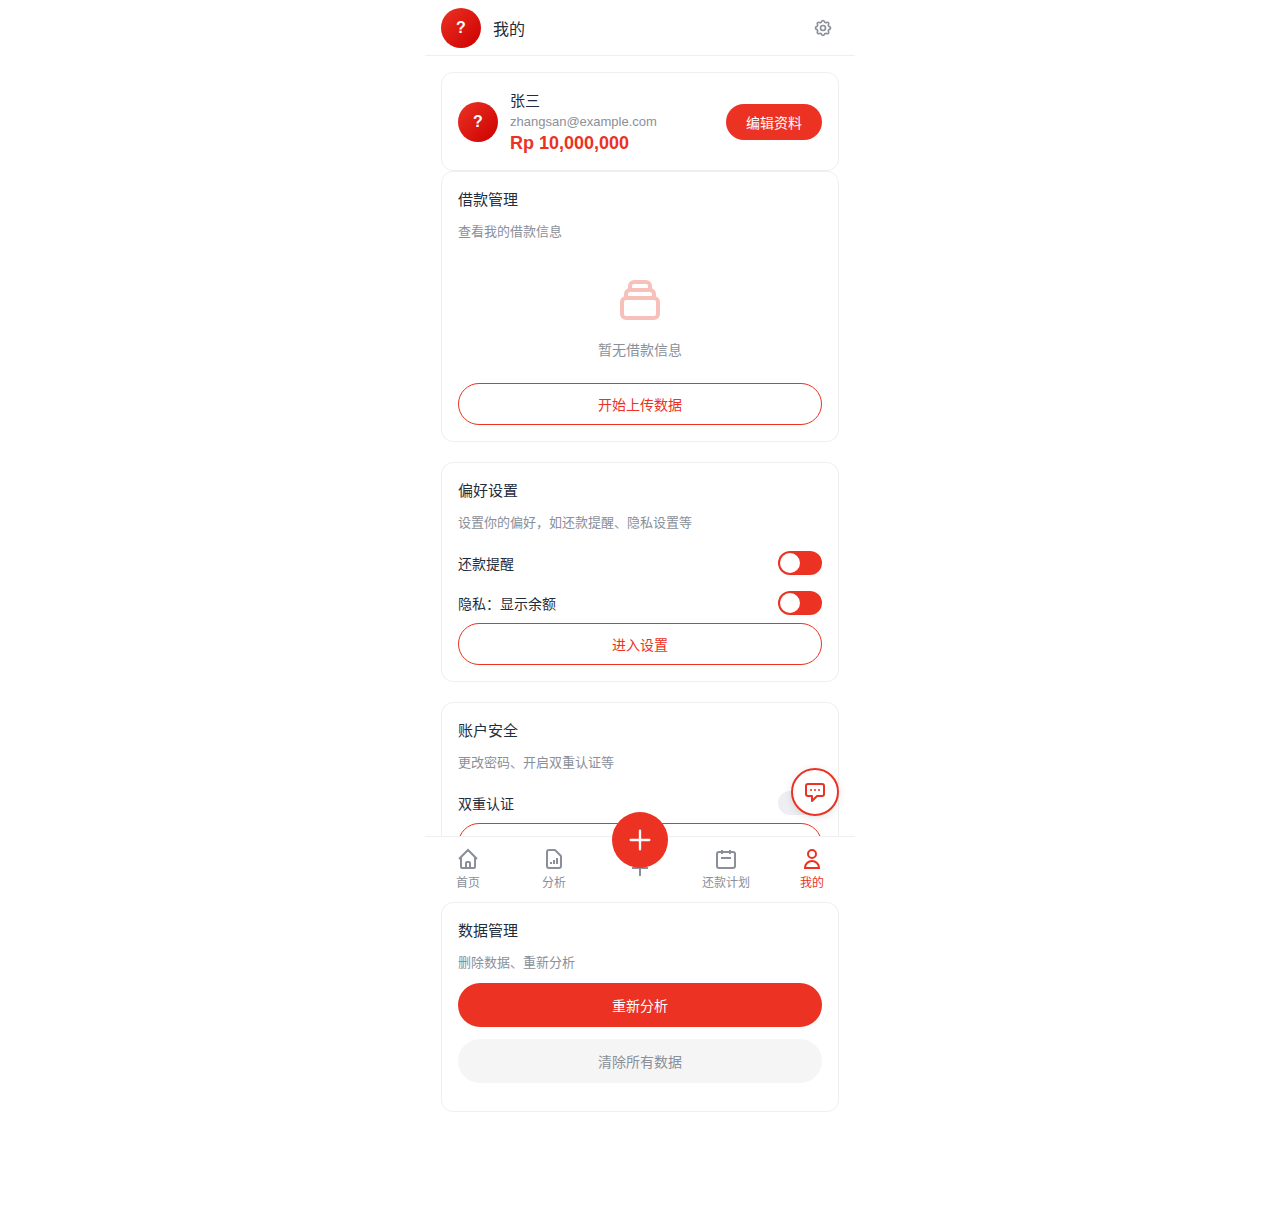
<file: profile-empty.html>
<!DOCTYPE html>
<html lang="zh-CN">
<head>
    <meta charset="UTF-8">
    <meta name="viewport" content="width=device-width, initial-scale=1.0">
    <title>我的</title>
    <style>
        * {
            margin: 0;
            padding: 0;
            box-sizing: border-box;
        }

        body {
            font-family: -apple-system, BlinkMacSystemFont, 'Segoe UI', 'PingFang SC', 'Hiragino Sans GB', 'Microsoft YaHei', sans-serif;
            background-color: #FFFFFF;
            color: #1F2D3D;
            min-height: 100vh;
        }

        .container {
            max-width: 430px;
            margin: 0 auto;
            background: #FFFFFF;
            min-height: 100vh;
            display: flex;
            flex-direction: column;
            position: relative;
        }

        /* ===== Top Bar ===== */
        .top-bar {
            height: 56px;
            display: flex;
            align-items: center;
            justify-content: space-between;
            padding: 0 16px;
            background: white;
            border-bottom: 1px solid #EDEFF2;
            position: sticky;
            top: 0;
            z-index: 100;
        }

        .top-bar-left {
            display: flex;
            align-items: center;
        }

        .avatar-lg {
            width: 40px;
            height: 40px;
            border-radius: 50%;
            background: linear-gradient(135deg, #EB3223, #CC0000);
            display: flex;
            align-items: center;
            justify-content: center;
            color: white;
            font-weight: 600;
            font-size: 16px;
        }

        .page-title {
            font-size: 16px;
            font-weight: 500;
            color: #1F2D3D;
            margin-left: 12px;
        }

        .icon-btn {
            width: 32px;
            height: 32px;
            border: none;
            background: none;
            cursor: pointer;
            display: flex;
            align-items: center;
            justify-content: center;
        }

        .icon-btn svg {
            width: 20px;
            height: 20px;
            color: #8A8F99;
        }

        /* ===== 内容区 ===== */
        .content {
            flex: 1;
            padding: 16px;
            padding-bottom: 80px;
            overflow-y: auto;
            position: relative;
            min-height: calc(100vh - 120px);
        }

        .module {
            margin-bottom: 20px;
        }

        /* ===== 个人信息卡片 ===== */
        .profile-card {
            background: white;
            border: 1px solid #EDEFF2;
            border-radius: 12px;
            padding: 16px;
            display: flex;
            align-items: center;
            justify-content: space-between;
        }

        .profile-info {
            display: flex;
            align-items: center;
            gap: 12px;
            flex: 1;
        }

        .profile-avatar {
            width: 40px;
            height: 40px;
            border-radius: 50%;
            background: linear-gradient(135deg, #EB3223, #CC0000);
            display: flex;
            align-items: center;
            justify-content: center;
            color: white;
            font-weight: 600;
            font-size: 16px;
        }

        .profile-details {
            flex: 1;
        }

        .profile-name {
            font-size: 15px;
            font-weight: 500;
            color: #1F2D3D;
            margin-bottom: 4px;
        }

        .profile-email {
            font-size: 13px;
            color: #8A8F99;
            margin-bottom: 4px;
        }

        .profile-balance {
            font-size: 18px;
            font-weight: 700;
            color: #EB3223;
        }

        .edit-btn {
            padding: 8px 20px;
            background: #EB3223;
            color: white;
            border: none;
            border-radius: 24px;
            font-size: 14px;
            font-weight: 500;
            cursor: pointer;
            transition: all 0.2s;
        }

        .edit-btn:hover {
            background: #CC0000;
        }

        /* ===== 功能模块 ===== */
        .feature-card {
            background: white;
            border: 1px solid #EDEFF2;
            border-radius: 12px;
            padding: 16px;
            margin-bottom: 12px;
        }

        .feature-header {
            display: flex;
            justify-content: space-between;
            align-items: center;
            margin-bottom: 12px;
        }

        .feature-title {
            font-size: 15px;
            font-weight: 500;
            color: #1F2D3D;
        }

        .feature-desc {
            font-size: 13px;
            color: #8A8F99;
            margin-bottom: 12px;
        }

        /* 借款列表 */
        .loan-list {
            display: flex;
            flex-direction: column;
            gap: 8px;
            margin-bottom: 12px;
        }

        .loan-item {
            display: flex;
            justify-content: space-between;
            align-items: center;
            padding: 8px 0;
            border-bottom: 1px solid #F5F5F5;
        }

        .loan-item:last-child {
            border-bottom: none;
        }

        .loan-platform {
            font-size: 14px;
            color: #1F2D3D;
            font-weight: 500;
        }

        .loan-amount {
            font-size: 14px;
            color: #8A8F99;
        }

        .loan-amount.pending {
            color: #EB3223;
        }

        .loan-amount.paid {
            color: #52C41A;
        }

        /* 开关控件 */
        .switch-row {
            display: flex;
            justify-content: space-between;
            align-items: center;
            padding: 8px 0;
        }

        .switch-label {
            font-size: 14px;
            color: #1F2D3D;
        }

        .switch {
            width: 44px;
            height: 24px;
            background: #EB3223;
            border-radius: 12px;
            position: relative;
            cursor: pointer;
            transition: background 0.2s;
        }

        .switch.off {
            background: #EDEFF2;
        }

        .switch::after {
            content: '';
            position: absolute;
            width: 20px;
            height: 20px;
            background: white;
            border-radius: 50%;
            top: 2px;
            left: 2px;
            transition: transform 0.2s;
        }

        .switch.off::after {
            transform: translateX(20px);
        }

        /* 空状态 */
        .empty-loan {
            text-align: center;
            padding: 24px 0;
            color: #8A8F99;
            font-size: 14px;
        }

        .empty-loan svg {
            width: 48px;
            height: 48px;
            margin-bottom: 12px;
            opacity: 0.3;
            color: #EB3223;
        }

        /* 按钮样式 */
        .outline-btn {
            width: 100%;
            padding: 10px;
            background: white;
            border: 1px solid #EB3223;
            border-radius: 24px;
            color: #EB3223;
            font-size: 14px;
            font-weight: 500;
            cursor: pointer;
            transition: all 0.2s;
        }

        .outline-btn:hover {
            background: #FFF0F0;
        }

        .solid-btn {
            width: 100%;
            padding: 12px;
            background: #EB3223;
            border: none;
            border-radius: 24px;
            color: white;
            font-size: 14px;
            font-weight: 500;
            cursor: pointer;
            transition: all 0.2s;
            margin-bottom: 12px;
        }

        .solid-btn:hover {
            background: #CC0000;
        }

        .solid-btn.danger {
            background: #F5F5F5;
            color: #8A8F99;
        }

        .solid-btn.danger:hover {
            background: #EDEFF2;
        }

        /* ===== Tab Bar ===== */
        .tab-bar {
            position: fixed;
            bottom: 0;
            left: 50%;
            transform: translateX(-50%);
            width: 100%;
            max-width: 430px;
            height: 64px;
            background: white;
            border-top: 1px solid #EDEFF2;
            display: flex;
            align-items: center;
            z-index: 100;
        }

        .tab-item {
            flex: 1;
            display: flex;
            flex-direction: column;
            align-items: center;
            justify-content: center;
            font-size: 12px;
            color: #8A8F99;
            cursor: pointer;
        }

        .tab-item.active {
            color: #EB3223;
        }

        .tab-icon {
            width: 24px;
            height: 24px;
            margin-bottom: 2px;
        }

        .tab-icon svg {
            width: 100%;
            height: 100%;
            stroke: currentColor;
            stroke-width: 2;
            fill: none;
        }

        /* 中间 FAB */
        .fab {
            position: fixed;
            bottom: 32px;
            left: 50%;
            transform: translateX(-50%);
            width: 56px;
            height: 56px;
            background: #EB3223;
            border-radius: 50%;
            display: flex;
            align-items: center;
            justify-content: center;
            z-index: 101;
            cursor: pointer;
        }

        .fab svg {
            width: 28px;
            height: 28px;
            color: white;
        }

        /* AI 助手入口 - 固定在页面右下角（内容区内） */
        .ai-chat-btn {
            position: fixed;
            bottom: 84px;
            right: calc(50% - 215px + 16px);
            width: 48px;
            height: 48px;
            background: white;
            border: 2px solid #EB3223;
            border-radius: 50%;
            display: flex;
            align-items: center;
            justify-content: center;
            z-index: 101;
            cursor: pointer;
            box-shadow: 0 2px 8px rgba(0,0,0,0.1);
        }

        @media (max-width: 430px) {
            .ai-chat-btn {
                right: 16px;
            }
        }

        .ai-chat-btn svg {
            width: 24px;
            height: 24px;
            color: #EB3223;
        }
    </style>
</head>
<body>
    <div class="container">
        <!-- Top Bar -->
        <header class="top-bar">
            <div class="top-bar-left">
                <div class="avatar-lg">?</div>
                <div class="page-title">我的</div>
            </div>
            <button class="icon-btn" onclick="handleSettings()">
                <svg xmlns="http://www.w3.org/2000/svg" fill="none" viewBox="0 0 24 24" stroke="currentColor" stroke-width="2">
                    <path stroke-linecap="round" stroke-linejoin="round" d="M10.325 4.317c.426-1.756 2.924-1.756 3.35 0a1.724 1.724 0 002.573 1.066c1.543-.94 3.31.826 2.37 2.37a1.724 1.724 0 001.065 2.572c1.756.426 1.756 2.924 0 3.35a1.724 1.724 0 00-1.066 2.573c.94 1.543-.826 3.31-2.37 2.37a1.724 1.724 0 00-2.572 1.065c-.426 1.756-2.924 1.756-3.35 0a1.724 1.724 0 00-2.573-1.066c-1.543.94-3.31-.826-2.37-2.37a1.724 1.724 0 00-1.065-2.572c-1.756-.426-1.756-2.924 0-3.35a1.724 1.724 0 001.066-2.573c-.94-1.543.826-3.31 2.37-2.37.996.608 2.296.07 2.572-1.065z"/>
                    <path stroke-linecap="round" stroke-linejoin="round" d="M15 12a3 3 0 11-6 0 3 3 0 016 0z"/>
                </svg>
            </button>
        </header>

        <!-- 内容区 -->
        <main class="content">
            <!-- 个人信息卡片 -->
            <section class="profile-card">
                <div class="profile-info">
                    <div class="profile-avatar">?</div>
                    <div class="profile-details">
                        <div class="profile-name">张三</div>
                        <div class="profile-email">zhangsan@example.com</div>
                        <div class="profile-balance">Rp 10,000,000</div>
                    </div>
                </div>
                <button class="edit-btn" onclick="handleEdit()">编辑资料</button>
            </section>

            <!-- 借款管理 -->
            <section class="module">
                <div class="feature-card">
                    <div class="feature-header">
                        <div class="feature-title">借款管理</div>
                    </div>
                    <div class="feature-desc">查看我的借款信息</div>
                    
                    <!-- 空状态 -->
                    <div class="empty-loan">
                        <svg xmlns="http://www.w3.org/2000/svg" fill="none" viewBox="0 0 24 24" stroke="currentColor" stroke-width="2">
                            <path stroke-linecap="round" stroke-linejoin="round" d="M19 11H5m14 0a2 2 0 012 2v6a2 2 0 01-2 2H5a2 2 0 01-2-2v-6a2 2 0 012-2m14 0V9a2 2 0 00-2-2M5 11V9a2 2 0 012-2m0 0V5a2 2 0 012-2h6a2 2 0 012 2v2M7 7h10"/>
                        </svg>
                        <div>暂无借款信息</div>
                    </div>
                    
                    <button class="outline-btn" onclick="handleUpload()">开始上传数据</button>
                </div>
            </section>

            <!-- 偏好设置 -->
            <section class="module">
                <div class="feature-card">
                    <div class="feature-header">
                        <div class="feature-title">偏好设置</div>
                    </div>
                    <div class="feature-desc">设置你的偏好，如还款提醒、隐私设置等</div>
                    
                    <div class="switch-row">
                        <span class="switch-label">还款提醒</span>
                        <div class="switch" onclick="toggleSwitch(this)"></div>
                    </div>
                    <div class="switch-row">
                        <span class="switch-label">隐私：显示余额</span>
                        <div class="switch" onclick="toggleSwitch(this)"></div>
                    </div>
                    
                    <button class="outline-btn" onclick="handleSettings()">进入设置</button>
                </div>
            </section>

            <!-- 账户安全 -->
            <section class="module">
                <div class="feature-card">
                    <div class="feature-header">
                        <div class="feature-title">账户安全</div>
                    </div>
                    <div class="feature-desc">更改密码、开启双重认证等</div>
                    
                    <div class="switch-row">
                        <span class="switch-label">双重认证</span>
                        <div class="switch off" onclick="toggleSwitch(this)"></div>
                    </div>
                    
                    <button class="outline-btn" onclick="handleSecurity()">设置安全选项</button>
                </div>
            </section>

            <!-- 数据管理 -->
            <section class="module">
                <div class="feature-card">
                    <div class="feature-header">
                        <div class="feature-title">数据管理</div>
                    </div>
                    <div class="feature-desc">删除数据、重新分析</div>
                    
                    <button class="solid-btn" onclick="handleReanalyze()">重新分析</button>
                    <button class="solid-btn danger" onclick="handleClearData()">清除所有数据</button>
                </div>
            </section>
        </main>

        <!-- Tab Bar - 5个按钮 -->
        <nav class="tab-bar">
            <div class="tab-item" onclick="setTab(0)">
                <div class="tab-icon"><svg viewBox="0 0 24 24"><path d="M3 12l2-2m0 0l7-7 7 7M5 10v10a1 1 0 001 1h3m10-11l2 2m-2-2v10a1 1 0 01-1 1h-3m-6 0a1 1 0 001-1v-4a1 1 0 011-1h2a1 1 0 011 1v4a1 1 0 001 1m-6 0h6"/></svg></div>
                <span>首页</span>
            </div>
            <div class="tab-item" onclick="setTab(1)">
                <div class="tab-icon"><svg viewBox="0 0 24 24"><path d="M9 17v-2m3 2v-4m3 4v-6m2 10H7a2 2 0 01-2-2V5a2 2 0 012-2h5.586a1 1 0 01.707.293l5.414 5.414a1 1 0 01.293.707V19a2 2 0 01-2 2z"/></svg></div>
                <span>分析</span>
            </div>
            <div class="tab-item" onclick="setTab(2)">
                <div class="tab-icon"><svg viewBox="0 0 24 24"><path d="M12 4v16m8-8H4"/></svg></div>
            </div>
            <div class="tab-item" onclick="setTab(3)">
                <div class="tab-icon"><svg viewBox="0 0 24 24"><path d="M8 7V3m8 4V3m-9 8h10M5 21h14a2 2 0 002-2V7a2 2 0 00-2-2H5a2 2 0 00-2 2v12a2 2 0 002 2z"/></svg></div>
                <span>还款计划</span>
            </div>
            <div class="tab-item active" onclick="setTab(4)">
                <div class="tab-icon"><svg viewBox="0 0 24 24"><path d="M16 7a4 4 0 11-8 0 4 4 0 018 0zM12 14a7 7 0 00-7 7h14a7 7 0 00-7-7z"/></svg></div>
                <span>我的</span>
            </div>
        </nav>

        <!-- 中间 FAB -->
        <div class="fab" onclick="handleAddLoan()">
            <svg xmlns="http://www.w3.org/2000/svg" fill="none" viewBox="0 0 24 24" stroke="currentColor" stroke-width="2"><path stroke-linecap="round" stroke-linejoin="round" d="M12 4v16m8-8H4"/></svg>
        </div>

        <!-- AI 助手入口 -->
        <div class="ai-chat-btn" onclick="handleAIChat()">
            <svg xmlns="http://www.w3.org/2000/svg" fill="none" viewBox="0 0 24 24" stroke="currentColor" stroke-width="2"><path stroke-linecap="round" stroke-linejoin="round" d="M8 10h.01M12 10h.01M16 10h.01M9 16H5a2 2 0 01-2-2V6a2 2 0 012-2h14a2 2 0 012 2v8a2 2 0 01-2 2h-5l-5 5v-5z"/></svg>
        </div>
    </div>

    <script>
        function handleSettings() {
            alert('设置页面');
        }

        function handleEdit() {
            alert('编辑资料');
        }

        function handleUpload() {
            window.location.href = 'upload-files.html';
        }

        function handleAddLoan() {
            window.location.href = 'upload-files.html';
        }

        function handleSecurity() {
            alert('安全设置');
        }

        function handleReanalyze() {
            alert('重新分析\n\n根据当前的借款信息重新生成分析报告');
        }

        function handleClearData() {
            if (confirm('确定要清除所有数据吗？\n\n清除后需要重新上传借款信息')) {
                alert('数据已清除');
                window.location.href = 'index-empty.html';
            }
        }

        function handleAIChat() {
            sessionStorage.setItem('aiReturnUrl', 'profile-empty.html');
            window.location.href = 'ai-chat.html?from=profile&data=false';
        }

        function toggleSwitch(el) {
            el.classList.toggle('off');
        }

        function setTab(idx) {
            document.querySelectorAll('.tab-item').forEach((item, i) => {
                item.classList.toggle('active', i === idx);
            });
            if (idx === 0) window.location.href = 'index-empty.html';
            if (idx === 1) window.location.href = 'report-empty.html';
            if (idx === 3) window.location.href = 'repayment-plan-empty.html';
        }
    </script>
</body>
</html>
</file>
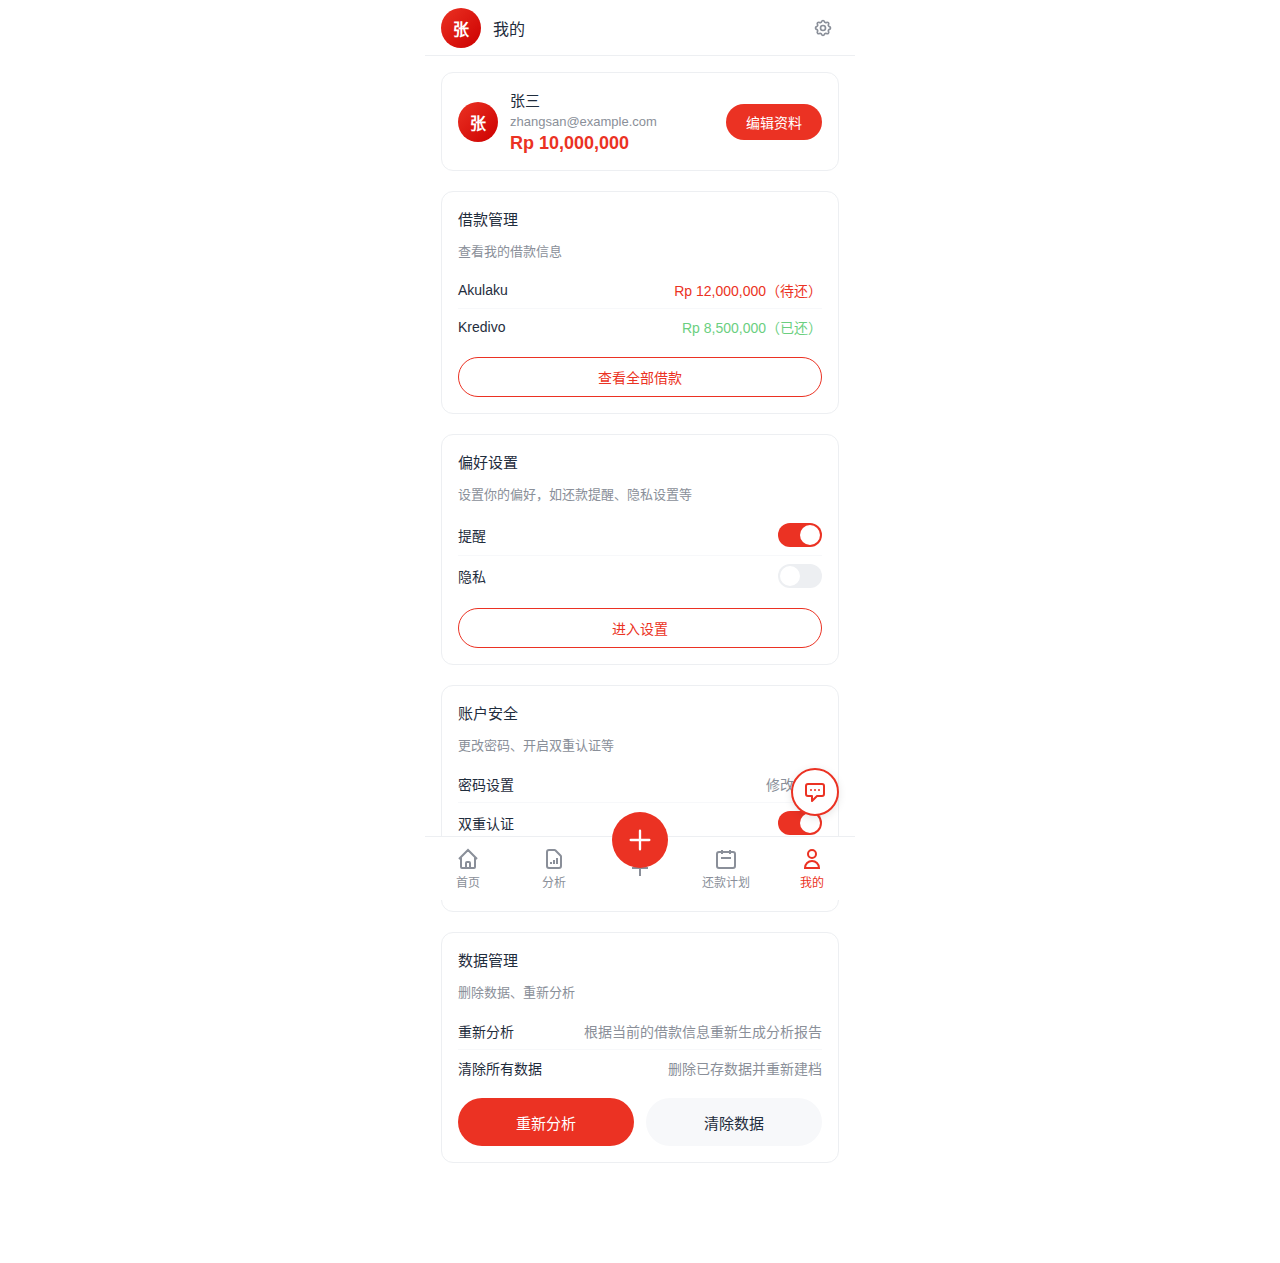
<file: profile.html>
<!DOCTYPE html>
<html lang="zh-CN">
<head>
    <meta charset="UTF-8">
    <meta name="viewport" content="width=device-width, initial-scale=1.0">
    <title>我的</title>
    <style>
        * {
            margin: 0;
            padding: 0;
            box-sizing: border-box;
        }

        body {
            font-family: -apple-system, BlinkMacSystemFont, 'Segoe UI', 'PingFang SC', 'Hiragino Sans GB', 'Microsoft YaHei', sans-serif;
            background-color: #FFFFFF;
            color: #1F2D3D;
            min-height: 100vh;
        }

        .container {
            max-width: 430px;
            margin: 0 auto;
            background: #FFFFFF;
            min-height: 100vh;
            display: flex;
            flex-direction: column;
            position: relative;
        }

        /* ===== Top Bar ===== */
        .top-bar {
            height: 56px;
            display: flex;
            align-items: center;
            justify-content: space-between;
            padding: 0 16px;
            background: white;
            border-bottom: 1px solid #EDEFF2;
            position: sticky;
            top: 0;
            z-index: 100;
        }

        .top-bar-left {
            display: flex;
            align-items: center;
        }

        .avatar-lg {
            width: 40px;
            height: 40px;
            border-radius: 50%;
            background: linear-gradient(135deg, #EB3223, #CC0000);
            display: flex;
            align-items: center;
            justify-content: center;
            color: white;
            font-weight: 600;
            font-size: 16px;
        }

        .page-title {
            font-size: 16px;
            font-weight: 500;
            color: #1F2D3D;
            margin-left: 12px;
        }

        .icon-btn {
            width: 32px;
            height: 32px;
            border: none;
            background: none;
            cursor: pointer;
            display: flex;
            align-items: center;
            justify-content: center;
        }

        .icon-btn svg {
            width: 20px;
            height: 20px;
            color: #8A8F99;
        }

        /* ===== 内容区 ===== */
        .content {
            flex: 1;
            padding: 16px;
            padding-bottom: 80px;
            overflow-y: auto;
            position: relative;
            min-height: calc(100vh - 120px);
        }

        .module {
            margin-bottom: 20px;
        }

        /* ===== 个人信息卡片 ===== */
        .profile-card {
            background: white;
            border: 1px solid #EDEFF2;
            border-radius: 12px;
            padding: 16px;
            display: flex;
            align-items: center;
            justify-content: space-between;
        }

        .profile-info {
            display: flex;
            align-items: center;
            gap: 12px;
            flex: 1;
        }

        .profile-avatar {
            width: 40px;
            height: 40px;
            border-radius: 50%;
            background: linear-gradient(135deg, #EB3223, #CC0000);
            display: flex;
            align-items: center;
            justify-content: center;
            color: white;
            font-weight: 600;
            font-size: 16px;
        }

        .profile-details {
            flex: 1;
        }

        .profile-name {
            font-size: 15px;
            font-weight: 500;
            color: #1F2D3D;
            margin-bottom: 4px;
        }

        .profile-email {
            font-size: 13px;
            color: #8A8F99;
            margin-bottom: 4px;
        }

        .profile-balance {
            font-size: 18px;
            font-weight: 700;
            color: #EB3223;
        }

        .edit-btn {
            height: 36px;
            padding: 0 20px;
            background: #EB3223;
            color: white;
            border: none;
            border-radius: 18px;
            font-size: 14px;
            font-weight: 500;
            cursor: pointer;
            white-space: nowrap;
        }

        /* ===== 功能模块卡片 ===== */
        .function-card {
            background: white;
            border: 1px solid #EDEFF2;
            border-radius: 12px;
            padding: 16px;
            margin-bottom: 12px;
        }

        .function-header {
            display: flex;
            justify-content: space-between;
            align-items: center;
            margin-bottom: 12px;
        }

        .function-title {
            font-size: 15px;
            font-weight: 500;
            color: #1F2D3D;
        }

        .function-desc {
            font-size: 13px;
            color: #8A8F99;
            margin-bottom: 12px;
        }

        .function-content {
            margin-bottom: 12px;
        }

        .function-item {
            display: flex;
            justify-content: space-between;
            align-items: center;
            padding: 8px 0;
            border-bottom: 1px solid #F7F8FA;
        }

        .function-item:last-child {
            border-bottom: none;
        }

        .item-label {
            font-size: 14px;
            color: #1F2D3D;
        }

        .item-value {
            font-size: 14px;
            color: #8A8F99;
        }

        .item-value.paid {
            color: #6BCF7F;
        }

        .item-value.pending {
            color: #EB3223;
        }

        .toggle-switch {
            position: relative;
            width: 44px;
            height: 24px;
        }

        .toggle-switch input {
            opacity: 0;
            width: 0;
            height: 0;
        }

        .toggle-slider {
            position: absolute;
            cursor: pointer;
            top: 0;
            left: 0;
            right: 0;
            bottom: 0;
            background-color: #EDEFF2;
            transition: 0.3s;
            border-radius: 24px;
        }

        .toggle-slider:before {
            position: absolute;
            content: "";
            height: 20px;
            width: 20px;
            left: 2px;
            bottom: 2px;
            background-color: white;
            transition: 0.3s;
            border-radius: 50%;
        }

        .toggle-switch input:checked + .toggle-slider {
            background-color: #EB3223;
        }

        .toggle-switch input:checked + .toggle-slider:before {
            transform: translateX(20px);
        }

        .outline-btn {
            width: 100%;
            height: 40px;
            background: white;
            color: #EB3223;
            border: 1.5px solid #EB3223;
            border-radius: 20px;
            font-size: 14px;
            font-weight: 500;
            cursor: pointer;
            transition: all 0.2s;
        }

        .outline-btn:hover {
            background: #FFF0F0;
        }

        /* ===== 操作区 ===== */
        .action-buttons {
            display: flex;
            gap: 12px;
        }

        .action-btn {
            flex: 1;
            height: 48px;
            background: #EB3223;
            color: white;
            border: none;
            border-radius: 24px;
            font-size: 15px;
            font-weight: 500;
            cursor: pointer;
            transition: all 0.2s;
        }

        .action-btn:hover {
            background: #CC0000;
        }

        .action-btn.secondary {
            background: #F7F8FA;
            color: #1F2D3D;
        }

        .action-btn.secondary:hover {
            background: #EDEFF2;
        }

        /* ===== Tab Bar ===== */
        .tab-bar {
            position: fixed;
            bottom: 0;
            left: 50%;
            transform: translateX(-50%);
            width: 100%;
            max-width: 430px;
            height: 64px;
            background: white;
            border-top: 1px solid #EDEFF2;
            display: flex;
            align-items: center;
            z-index: 100;
        }

        .tab-item {
            flex: 1;
            display: flex;
            flex-direction: column;
            align-items: center;
            justify-content: center;
            font-size: 12px;
            color: #8A8F99;
            cursor: pointer;
        }

        .tab-item.active {
            color: #EB3223;
        }

        .tab-icon {
            width: 24px;
            height: 24px;
            margin-bottom: 2px;
        }

        .tab-icon svg {
            width: 100%;
            height: 100%;
            stroke: currentColor;
            stroke-width: 2;
            fill: none;
        }

        /* 中间 FAB */
        .fab {
            position: fixed;
            bottom: 32px;
            left: 50%;
            transform: translateX(-50%);
            width: 56px;
            height: 56px;
            background: #EB3223;
            border-radius: 50%;
            display: flex;
            align-items: center;
            justify-content: center;
            z-index: 101;
            cursor: pointer;
        }

        .fab svg {
            width: 28px;
            height: 28px;
            color: white;
        }

        /* AI 机器人入口 - 固定在页面右下角（内容区内） */
        .ai-chat-btn {
            position: fixed;
            bottom: 84px;
            right: calc(50% - 215px + 16px);
            width: 48px;
            height: 48px;
            background: white;
            border: 2px solid #EB3223;
            border-radius: 50%;
            display: flex;
            align-items: center;
            justify-content: center;
            z-index: 101;
            cursor: pointer;
            box-shadow: 0 2px 8px rgba(0,0,0,0.1);
        }

        @media (max-width: 430px) {
            .ai-chat-btn {
                right: 16px;
            }
        }

        .ai-chat-btn svg {
            width: 24px;
            height: 24px;
            color: #EB3223;
        }

        /* 确认弹窗 */
        .modal-overlay {
            position: fixed;
            top: 0;
            left: 0;
            right: 0;
            bottom: 0;
            background: rgba(0, 0, 0, 0.5);
            display: none;
            align-items: center;
            justify-content: center;
            z-index: 200;
        }

        .modal-overlay.show {
            display: flex;
        }

        .modal {
            background: white;
            border-radius: 16px;
            padding: 24px;
            width: 280px;
            animation: modalSlide 0.3s ease;
        }

        @keyframes modalSlide {
            from {
                transform: translateY(20px);
                opacity: 0;
            }
            to {
                transform: translateY(0);
                opacity: 1;
            }
        }

        .modal-title {
            font-size: 18px;
            font-weight: 500;
            color: #1F2D3D;
            margin-bottom: 16px;
            text-align: center;
        }

        .modal-content {
            font-size: 15px;
            color: #8A8F99;
            margin-bottom: 24px;
            line-height: 1.6;
            text-align: center;
        }

        .modal-buttons {
            display: flex;
            gap: 12px;
        }

        .modal-btn {
            flex: 1;
            height: 44px;
            border: none;
            border-radius: 22px;
            font-size: 15px;
            font-weight: 500;
            cursor: pointer;
        }

        .modal-btn-cancel {
            background: #F7F8FA;
            color: #1F2D3D;
        }

        .modal-btn-confirm {
            background: #EB3223;
            color: white;
        }
    </style>
</head>
<body>
    <div class="container">
        <!-- Top Bar -->
        <header class="top-bar">
            <div class="top-bar-left">
                <div class="avatar-lg">张</div>
                <div class="page-title">我的</div>
            </div>
            <button class="icon-btn" onclick="handleSettings()">
                <svg xmlns="http://www.w3.org/2000/svg" fill="none" viewBox="0 0 24 24" stroke="currentColor" stroke-width="2">
                    <path stroke-linecap="round" stroke-linejoin="round" d="M10.325 4.317c.426-1.756 2.924-1.756 3.35 0a1.724 1.724 0 002.573 1.066c1.543-.94 3.31.826 2.37 2.37a1.724 1.724 0 001.065 2.572c1.756.426 1.756 2.924 0 3.35a1.724 1.724 0 00-1.066 2.573c.94 1.543-.826 3.31-2.37 2.37a1.724 1.724 0 00-2.572 1.065c-.426 1.756-2.924 1.756-3.35 0a1.724 1.724 0 00-2.573-1.066c-1.543.94-3.31-.826-2.37-2.37a1.724 1.724 0 00-1.065-2.572c-1.756-.426-1.756-2.924 0-3.35a1.724 1.724 0 001.066-2.573c-.94-1.543.826-3.31 2.37-2.37.996.608 2.296.07 2.572-1.065z"/>
                    <path stroke-linecap="round" stroke-linejoin="round" d="M15 12a3 3 0 11-6 0 3 3 0 016 0z"/>
                </svg>
            </button>
        </header>

        <!-- 内容区 -->
        <main class="content">
            <!-- 个人信息卡片 -->
            <section class="module">
                <div class="profile-card">
                    <div class="profile-info">
                        <div class="profile-avatar">张</div>
                        <div class="profile-details">
                            <div class="profile-name">张三</div>
                            <div class="profile-email">zhangsan@example.com</div>
                            <div class="profile-balance">Rp 10,000,000</div>
                        </div>
                    </div>
                    <button class="edit-btn" onclick="handleEditProfile()">编辑资料</button>
                </div>
            </section>

            <!-- 借款管理 -->
            <section class="module">
                <div class="function-card">
                    <div class="function-header">
                        <div class="function-title">借款管理</div>
                    </div>
                    <div class="function-desc">查看我的借款信息</div>
                    <div class="function-content">
                        <div class="function-item">
                            <span class="item-label">Akulaku</span>
                            <span class="item-value pending">Rp 12,000,000（待还）</span>
                        </div>
                        <div class="function-item">
                            <span class="item-label">Kredivo</span>
                            <span class="item-value paid">Rp 8,500,000（已还）</span>
                        </div>
                    </div>
                    <button class="outline-btn" onclick="handleViewLoans()">查看全部借款</button>
                </div>
            </section>

            <!-- 偏好设置 -->
            <section class="module">
                <div class="function-card">
                    <div class="function-header">
                        <div class="function-title">偏好设置</div>
                    </div>
                    <div class="function-desc">设置你的偏好，如还款提醒、隐私设置等</div>
                    <div class="function-content">
                        <div class="function-item">
                            <span class="item-label">提醒</span>
                            <label class="toggle-switch">
                                <input type="checkbox" checked>
                                <span class="toggle-slider"></span>
                            </label>
                        </div>
                        <div class="function-item">
                            <span class="item-label">隐私</span>
                            <label class="toggle-switch">
                                <input type="checkbox">
                                <span class="toggle-slider"></span>
                            </label>
                        </div>
                    </div>
                    <button class="outline-btn" onclick="handlePreferences()">进入设置</button>
                </div>
            </section>

            <!-- 账户安全 -->
            <section class="module">
                <div class="function-card">
                    <div class="function-header">
                        <div class="function-title">账户安全</div>
                    </div>
                    <div class="function-desc">更改密码、开启双重认证等</div>
                    <div class="function-content">
                        <div class="function-item">
                            <span class="item-label">密码设置</span>
                            <span class="item-value">修改密码</span>
                        </div>
                        <div class="function-item">
                            <span class="item-label">双重认证</span>
                            <label class="toggle-switch">
                                <input type="checkbox" checked>
                                <span class="toggle-slider"></span>
                            </label>
                        </div>
                    </div>
                    <button class="outline-btn" onclick="handleSecurity()">设置安全选项</button>
                </div>
            </section>

            <!-- 数据管理 -->
            <section class="module">
                <div class="function-card">
                    <div class="function-header">
                        <div class="function-title">数据管理</div>
                    </div>
                    <div class="function-desc">删除数据、重新分析</div>
                    <div class="function-content">
                        <div class="function-item">
                            <span class="item-label">重新分析</span>
                            <span class="item-value">根据当前的借款信息重新生成分析报告</span>
                        </div>
                        <div class="function-item">
                            <span class="item-label">清除所有数据</span>
                            <span class="item-value">删除已存数据并重新建档</span>
                        </div>
                    </div>
                    <div class="action-buttons">
                        <button class="action-btn" onclick="handleReanalyze()">重新分析</button>
                        <button class="action-btn secondary" onclick="showClearModal()">清除数据</button>
                    </div>
                </div>
            </section>
        </main>

        <!-- Tab Bar - 5个按钮 -->
        <nav class="tab-bar">
            <div class="tab-item" onclick="setTab(0)">
                <div class="tab-icon"><svg viewBox="0 0 24 24"><path d="M3 12l2-2m0 0l7-7 7 7M5 10v10a1 1 0 001 1h3m10-11l2 2m-2-2v10a1 1 0 01-1 1h-3m-6 0a1 1 0 001-1v-4a1 1 0 011-1h2a1 1 0 011 1v4a1 1 0 001 1m-6 0h6"/></svg></div>
                <span>首页</span>
            </div>
            <div class="tab-item" onclick="setTab(1)">
                <div class="tab-icon"><svg viewBox="0 0 24 24"><path d="M9 17v-2m3 2v-4m3 4v-6m2 10H7a2 2 0 01-2-2V5a2 2 0 012-2h5.586a1 1 0 01.707.293l5.414 5.414a1 1 0 01.293.707V19a2 2 0 01-2 2z"/></svg></div>
                <span>分析</span>
            </div>
            <div class="tab-item" onclick="setTab(2)">
                <div class="tab-icon"><svg viewBox="0 0 24 24"><path d="M12 4v16m8-8H4"/></svg></div>
            </div>
            <div class="tab-item" onclick="setTab(3)">
                <div class="tab-icon"><svg viewBox="0 0 24 24"><path d="M8 7V3m8 4V3m-9 8h10M5 21h14a2 2 0 002-2V7a2 2 0 00-2-2H5a2 2 0 00-2 2v12a2 2 0 002 2z"/></svg></div>
                <span>还款计划</span>
            </div>
            <div class="tab-item active" onclick="setTab(4)">
                <div class="tab-icon"><svg viewBox="0 0 24 24"><path d="M16 7a4 4 0 11-8 0 4 4 0 018 0zM12 14a7 7 0 00-7 7h14a7 7 0 00-7-7z"/></svg></div>
                <span>我的</span>
            </div>
        </nav>

        <!-- 中间 FAB -->
        <div class="fab" onclick="handleAddLoan()">
            <svg xmlns="http://www.w3.org/2000/svg" fill="none" viewBox="0 0 24 24" stroke="currentColor" stroke-width="2"><path stroke-linecap="round" stroke-linejoin="round" d="M12 4v16m8-8H4"/></svg>
        </div>

        <!-- AI 助手入口 -->
        <div class="ai-chat-btn" onclick="handleAIChat()">
            <svg xmlns="http://www.w3.org/2000/svg" fill="none" viewBox="0 0 24 24" stroke="currentColor" stroke-width="2"><path stroke-linecap="round" stroke-linejoin="round" d="M8 10h.01M12 10h.01M16 10h.01M9 16H5a2 2 0 01-2-2V6a2 2 0 012-2h14a2 2 0 012 2v8a2 2 0 01-2 2h-5l-5 5v-5z"/></svg>
        </div>
    </div>

    <!-- 确认弹窗 -->
    <div class="modal-overlay" id="clearModal">
        <div class="modal">
            <div class="modal-title">确认清除数据</div>
            <div class="modal-content">
                清除所有数据后，<br>
                你的借款信息和还款记录将被永久删除。<br>
                此操作不可恢复！
            </div>
            <div class="modal-buttons">
                <button class="modal-btn modal-btn-cancel" onclick="hideClearModal()">取消</button>
                <button class="modal-btn modal-btn-confirm" onclick="confirmClear()">确认清除</button>
            </div>
        </div>
    </div>

    <script>
        function handleSettings() {
            alert('设置页面');
        }

        function handleEditProfile() {
            alert('编辑个人资料');
        }

        function handleViewLoans() {
            alert('查看全部借款\n\n跳转到还款计划页面');
            window.location.href = 'repayment-plan.html';
        }

        function handlePreferences() {
            alert('偏好设置页面');
        }

        function handleSecurity() {
            alert('账户安全页面');
        }

        function handleReanalyze() {
            alert('重新分析\n\n跳转到分析页面');
            window.location.href = 'analyzing.html';
        }

        function showClearModal() {
            document.getElementById('clearModal').classList.add('show');
        }

        function hideClearModal() {
            document.getElementById('clearModal').classList.remove('show');
        }

        function confirmClear() {
            hideClearModal();
            alert('数据已清除！\n\n跳转到未建档首页');
            window.location.href = 'index-empty.html';
        }

        function handleAddLoan() {
            alert('更新/新增借款信息\n\n跳转到上传页面');
            window.location.href = 'upload-files.html';
        }

        function setTab(idx) {
            document.querySelectorAll('.tab-item').forEach((item, i) => {
                item.classList.toggle('active', i === idx);
            });
            if (idx === 0) window.location.href = 'index.html';
            if (idx === 1) window.location.href = 'report.html';
            if (idx === 3) window.location.href = 'repayment-plan.html';
        }

        function handleAIChat() {
            sessionStorage.setItem('aiReturnUrl', 'profile.html');
            window.location.href = 'ai-chat.html?from=profile&data=true';
        }
    </script>
</body>
</html>
</file>
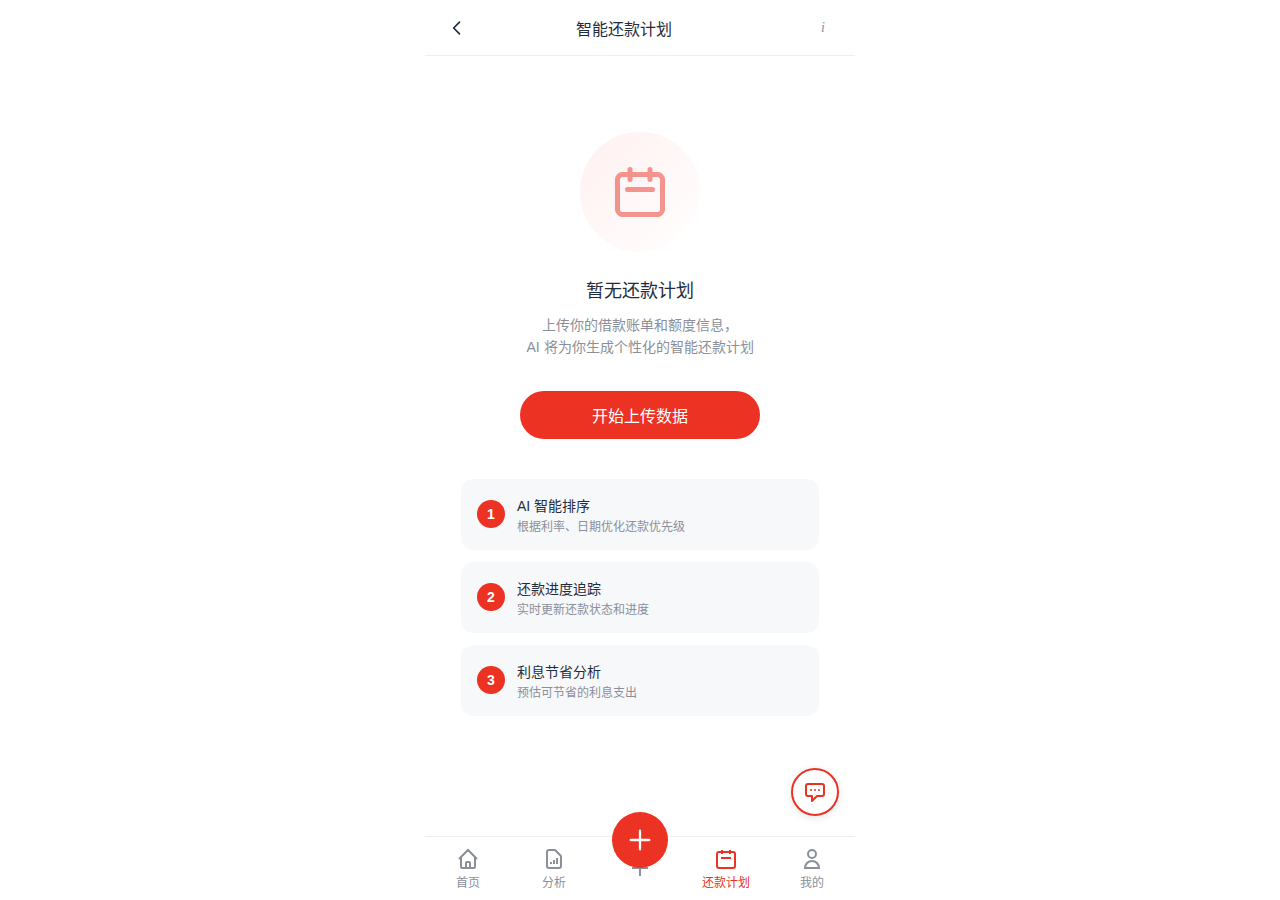
<file: repayment-plan-empty.html>
<!DOCTYPE html>
<html lang="zh-CN">
<head>
    <meta charset="UTF-8">
    <meta name="viewport" content="width=device-width, initial-scale=1.0">
    <title>还款计划 - 未建档</title>
    <style>
        * {
            margin: 0;
            padding: 0;
            box-sizing: border-box;
        }

        body {
            font-family: -apple-system, BlinkMacSystemFont, 'Segoe UI', 'PingFang SC', 'Hiragino Sans GB', 'Microsoft YaHei', sans-serif;
            background-color: #FFFFFF;
            color: #1F2D3D;
            min-height: 100vh;
        }

        .container {
            max-width: 430px;
            margin: 0 auto;
            background: #FFFFFF;
            min-height: 100vh;
            display: flex;
            flex-direction: column;
            position: relative;
        }

        /* ===== Top Bar ===== */
        .top-bar {
            height: 56px;
            display: flex;
            align-items: center;
            justify-content: space-between;
            padding: 0 16px;
            background: white;
            border-bottom: 1px solid #EDEFF2;
            position: sticky;
            top: 0;
            z-index: 100;
        }

        .back-btn {
            width: 32px;
            height: 32px;
            border: none;
            background: none;
            cursor: pointer;
            display: flex;
            align-items: center;
            justify-content: center;
            color: #1F2D3D;
        }

        .back-btn svg {
            width: 20px;
            height: 20px;
        }

        .page-title {
            flex: 1;
            text-align: center;
            font-size: 16px;
            font-weight: 500;
            color: #1F2D3D;
            margin-right: 32px;
        }

        .icon-btn {
            width: 32px;
            height: 32px;
            border: none;
            background: none;
            cursor: pointer;
            display: flex;
            align-items: center;
            justify-content: center;
            color: #8A8F99;
            font-size: 14px;
            font-style: italic;
            font-family: serif;
        }

        /* ===== 内容区 ===== */
        .content {
            flex: 1;
            padding: 16px;
            padding-bottom: 80px;
            overflow-y: auto;
        }

        /* 空状态样式 */
        .empty-state {
            text-align: center;
            padding: 60px 20px;
        }

        .empty-icon {
            width: 120px;
            height: 120px;
            margin: 0 auto 24px;
            background: linear-gradient(135deg, #FFF0F0, #FFFFFF);
            border-radius: 50%;
            display: flex;
            align-items: center;
            justify-content: center;
        }

        .empty-icon svg {
            width: 60px;
            height: 60px;
            color: #EB3223;
            opacity: 0.5;
        }

        .empty-title {
            font-size: 18px;
            font-weight: 500;
            color: #1F2D3D;
            margin-bottom: 12px;
        }

        .empty-desc {
            font-size: 14px;
            color: #8A8F99;
            line-height: 1.6;
            margin-bottom: 32px;
        }

        .cta-btn {
            width: 100%;
            height: 48px;
            background: #EB3223;
            color: white;
            border: none;
            border-radius: 24px;
            font-size: 16px;
            font-weight: 500;
            cursor: pointer;
            transition: all 0.2s;
            max-width: 240px;
        }

        .cta-btn:hover {
            background: #CC0000;
            box-shadow: 0 4px 12px rgba(235, 50, 35, 0.3);
        }

        .feature-list {
            margin-top: 40px;
            text-align: left;
        }

        .feature-item {
            display: flex;
            align-items: center;
            gap: 12px;
            padding: 16px;
            margin-bottom: 12px;
            background: #F7F8FA;
            border-radius: 12px;
        }

        .feature-number {
            width: 28px;
            height: 28px;
            background: #EB3223;
            border-radius: 50%;
            color: white;
            font-size: 14px;
            font-weight: 600;
            display: flex;
            align-items: center;
            justify-content: center;
            flex-shrink: 0;
        }

        .feature-text {
            flex: 1;
        }

        .feature-title {
            font-size: 14px;
            font-weight: 500;
            color: #1F2D3D;
            margin-bottom: 2px;
        }

        .feature-desc {
            font-size: 12px;
            color: #8A8F99;
        }

        /* ===== Tab Bar ===== */
        .tab-bar {
            position: fixed;
            bottom: 0;
            left: 50%;
            transform: translateX(-50%);
            width: 100%;
            max-width: 430px;
            height: 64px;
            background: white;
            border-top: 1px solid #EDEFF2;
            display: flex;
            align-items: center;
            z-index: 100;
        }

        .tab-item {
            flex: 1;
            display: flex;
            flex-direction: column;
            align-items: center;
            justify-content: center;
            font-size: 12px;
            color: #8A8F99;
            cursor: pointer;
        }

        .tab-item.active {
            color: #EB3223;
        }

        .tab-icon {
            width: 24px;
            height: 24px;
            margin-bottom: 2px;
        }

        .tab-icon svg {
            width: 100%;
            height: 100%;
            stroke: currentColor;
            stroke-width: 2;
            fill: none;
        }

        /* 中间 FAB */
        .fab {
            position: fixed;
            bottom: 32px;
            left: 50%;
            transform: translateX(-50%);
            width: 56px;
            height: 56px;
            background: #EB3223;
            border-radius: 50%;
            display: flex;
            align-items: center;
            justify-content: center;
            z-index: 101;
            cursor: pointer;
        }

        .fab svg {
            width: 28px;
            height: 28px;
            color: white;
        }

        /* AI 机器人入口 - 固定在页面右下角（内容区内） */
        .ai-chat-float {
            position: fixed;
            bottom: 84px;
            right: calc(50% - 215px + 16px);
            width: 48px;
            height: 48px;
            background: white;
            border: 2px solid #EB3223;
            border-radius: 50%;
            display: flex;
            align-items: center;
            justify-content: center;
            z-index: 101;
            cursor: pointer;
            box-shadow: 0 2px 8px rgba(0,0,0,0.1);
        }

        @media (max-width: 430px) {
            .ai-chat-float {
                right: 16px;
            }
        }

        .ai-chat-float svg {
            width: 24px;
            height: 24px;
            color: #EB3223;
        }
    </style>
</head>
<body>
    <div class="container">
        <!-- Top Bar -->
        <header class="top-bar">
            <button class="back-btn" onclick="goBack()">
                <svg xmlns="http://www.w3.org/2000/svg" fill="none" viewBox="0 0 24 24" stroke="currentColor" stroke-width="2">
                    <path stroke-linecap="round" stroke-linejoin="round" d="M15 19l-7-7 7-7"/>
                </svg>
            </button>
            <div class="page-title">智能还款计划</div>
            <button class="icon-btn" onclick="showInfo()">i</button>
        </header>

        <!-- 内容区 -->
        <main class="content">
            <!-- 空状态 -->
            <div class="empty-state">
                <div class="empty-icon">
                    <svg xmlns="http://www.w3.org/2000/svg" fill="none" viewBox="0 0 24 24" stroke="currentColor" stroke-width="2">
                        <path stroke-linecap="round" stroke-linejoin="round" d="M8 7V3m8 4V3m-9 8h10M5 21h14a2 2 0 002-2V7a2 2 0 00-2-2H5a2 2 0 00-2 2v12a2 2 0 002 2z"/>
                    </svg>
                </div>
                <div class="empty-title">暂无还款计划</div>
                <div class="empty-desc">
                    上传你的借款账单和额度信息，<br>
                    AI 将为你生成个性化的智能还款计划
                </div>
                <button class="cta-btn" onclick="handleUpload()">开始上传数据</button>

                <!-- 功能列表 -->
                <div class="feature-list">
                    <div class="feature-item">
                        <div class="feature-number">1</div>
                        <div class="feature-text">
                            <div class="feature-title">AI 智能排序</div>
                            <div class="feature-desc">根据利率、日期优化还款优先级</div>
                        </div>
                    </div>
                    <div class="feature-item">
                        <div class="feature-number">2</div>
                        <div class="feature-text">
                            <div class="feature-title">还款进度追踪</div>
                            <div class="feature-desc">实时更新还款状态和进度</div>
                        </div>
                    </div>
                    <div class="feature-item">
                        <div class="feature-number">3</div>
                        <div class="feature-text">
                            <div class="feature-title">利息节省分析</div>
                            <div class="feature-desc">预估可节省的利息支出</div>
                        </div>
                    </div>
                </div>
            </div>
        </main>

        <!-- Tab Bar - 5个按钮 -->
        <nav class="tab-bar">
            <div class="tab-item" onclick="setTab(0)">
                <div class="tab-icon"><svg viewBox="0 0 24 24"><path d="M3 12l2-2m0 0l7-7 7 7M5 10v10a1 1 0 001 1h3m10-11l2 2m-2-2v10a1 1 0 01-1 1h-3m-6 0a1 1 0 001-1v-4a1 1 0 011-1h2a1 1 0 011 1v4a1 1 0 001 1m-6 0h6"/></svg></div>
                <span>首页</span>
            </div>
            <div class="tab-item" onclick="setTab(1)">
                <div class="tab-icon"><svg viewBox="0 0 24 24"><path d="M9 17v-2m3 2v-4m3 4v-6m2 10H7a2 2 0 01-2-2V5a2 2 0 012-2h5.586a1 1 0 01.707.293l5.414 5.414a1 1 0 01.293.707V19a2 2 0 01-2 2z"/></svg></div>
                <span>分析</span>
            </div>
            <div class="tab-item" onclick="setTab(2)">
                <div class="tab-icon"><svg viewBox="0 0 24 24"><path d="M12 4v16m8-8H4"/></svg></div>
            </div>
            <div class="tab-item active" onclick="setTab(3)">
                <div class="tab-icon"><svg viewBox="0 0 24 24"><path d="M8 7V3m8 4V3m-9 8h10M5 21h14a2 2 0 002-2V7a2 2 0 00-2-2H5a2 2 0 00-2 2v12a2 2 0 002 2z"/></svg></div>
                <span>还款计划</span>
            </div>
            <div class="tab-item" onclick="setTab(4)">
                <div class="tab-icon"><svg viewBox="0 0 24 24"><path d="M16 7a4 4 0 11-8 0 4 4 0 018 0zM12 14a7 7 0 00-7 7h14a7 7 0 00-7-7z"/></svg></div>
                <span>我的</span>
            </div>
        </nav>

        <!-- 中间 FAB -->
        <div class="fab" onclick="handleAddLoan()">
            <svg xmlns="http://www.w3.org/2000/svg" fill="none" viewBox="0 0 24 24" stroke="currentColor" stroke-width="2"><path stroke-linecap="round" stroke-linejoin="round" d="M12 4v16m8-8H4"/></svg>
        </div>

        <!-- AI 助手入口 -->
        <div class="ai-chat-float" onclick="askAI()">
            <svg xmlns="http://www.w3.org/2000/svg" fill="none" viewBox="0 0 24 24" stroke="currentColor" stroke-width="2"><path stroke-linecap="round" stroke-linejoin="round" d="M8 10h.01M12 10h.01M16 10h.01M9 16H5a2 2 0 01-2-2V6a2 2 0 012-2h14a2 2 0 012 2v8a2 2 0 01-2 2h-5l-5 5v-5z"/></svg>
        </div>
    </div>

    <script>
        function goBack() {
            window.history.back();
        }

        function showInfo() {
            alert('计划说明\n\n此还款计划基于AI分析自动生成，综合考虑了利率、还款期限、信用影响等因素。');
        }

        function handleUpload() {
            window.location.href = 'upload-files.html';
        }

        function askAI() {
            sessionStorage.setItem('aiReturnUrl', 'repayment-plan-empty.html');
            window.location.href = 'ai-chat.html?from=repayment&data=false';
        }

        function handleAddLoan() {
            window.location.href = 'upload-files.html';
        }

        function setTab(idx) {
            document.querySelectorAll('.tab-item').forEach((item, i) => {
                item.classList.toggle('active', i === idx);
            });
            if (idx === 0) window.location.href = 'index.html';
            if (idx === 1) window.location.href = 'report-empty.html';
            if (idx === 4) window.location.href = 'profile-empty.html';
        }
    </script>
</body>
</html>
</file>
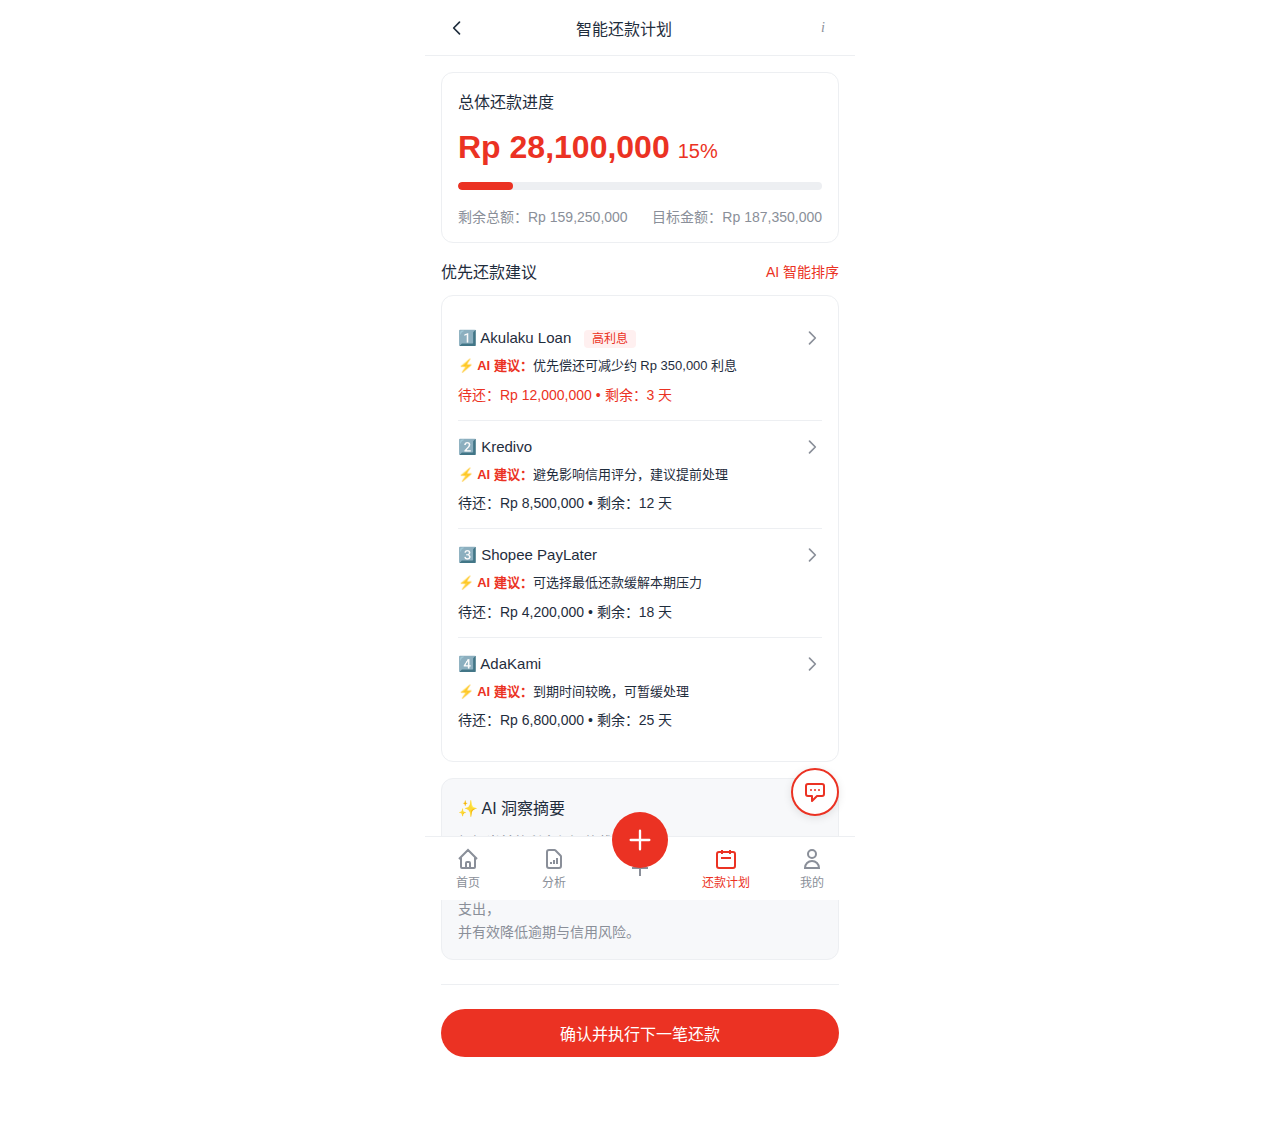
<file: repayment-plan.html>
<!DOCTYPE html>
<html lang="zh-CN">
<head>
    <meta charset="UTF-8">
    <meta name="viewport" content="width=device-width, initial-scale=1.0">
    <title>智能还款计划</title>
    <style>
        * {
            margin: 0;
            padding: 0;
            box-sizing: border-box;
        }

        body {
            font-family: -apple-system, BlinkMacSystemFont, 'Segoe UI', 'PingFang SC', 'Hiragino Sans GB', 'Microsoft YaHei', sans-serif;
            background-color: #FFFFFF;
            color: #1F2D3D;
            min-height: 100vh;
        }

        .container {
            max-width: 430px;
            margin: 0 auto;
            background: #FFFFFF;
            min-height: 100vh;
            display: flex;
            flex-direction: column;
            position: relative;
        }

        /* ===== Top Bar ===== */
        .top-bar {
            height: 56px;
            display: flex;
            align-items: center;
            justify-content: space-between;
            padding: 0 16px;
            background: white;
            border-bottom: 1px solid #EDEFF2;
            position: sticky;
            top: 0;
            z-index: 100;
        }

        .back-btn {
            width: 32px;
            height: 32px;
            border: none;
            background: none;
            cursor: pointer;
            display: flex;
            align-items: center;
            justify-content: center;
            color: #1F2D3D;
        }

        .back-btn svg {
            width: 20px;
            height: 20px;
        }

        .page-title {
            flex: 1;
            text-align: center;
            font-size: 16px;
            font-weight: 500;
            color: #1F2D3D;
            margin-right: 32px;
        }

        .info-btn {
            width: 32px;
            height: 32px;
            border: none;
            background: none;
            cursor: pointer;
            display: flex;
            align-items: center;
            justify-content: center;
            color: #8A8F99;
            font-size: 14px;
            font-style: italic;
            font-family: serif;
        }

        /* ===== 内容区 ===== */
        .content {
            flex: 1;
            padding: 16px;
            padding-bottom: 80px;
            overflow-y: auto;
            position: relative;
            min-height: calc(100vh - 120px);
        }

        .module {
            margin-bottom: 16px;
        }

        .card {
            background: white;
            border: 1px solid #EDEFF2;
            border-radius: 12px;
            padding: 16px;
        }

        /* ===== 总体还款进度 ===== */
        .progress-title {
            font-size: 16px;
            font-weight: 500;
            color: #1F2D3D;
            margin-bottom: 16px;
        }

        .paid-amount {
            display: flex;
            align-items: baseline;
            gap: 8px;
            margin-bottom: 16px;
        }

        .paid-value {
            font-size: 32px;
            font-weight: 700;
            color: #EB3223;
        }

        .paid-percent {
            font-size: 20px;
            font-weight: 500;
            color: #EB3223;
        }

        .progress-bar {
            height: 8px;
            background: #EDEFF2;
            border-radius: 8px;
            overflow: hidden;
            margin-bottom: 16px;
        }

        .progress-fill {
            height: 100%;
            background: #EB3223;
            border-radius: 8px;
            width: 15%;
        }

        .progress-info {
            display: flex;
            justify-content: space-between;
            font-size: 14px;
            color: #8A8F99;
        }

        /* ===== 优先还款建议 ===== */
        .suggestion-header {
            display: flex;
            justify-content: space-between;
            align-items: center;
            margin-bottom: 12px;
        }

        .suggestion-title {
            font-size: 16px;
            font-weight: 500;
            color: #1F2D3D;
        }

        .ai-sort-btn {
            border: none;
            background: none;
            color: #EB3223;
            font-size: 14px;
            font-weight: 500;
            cursor: pointer;
        }

        .loan-item {
            padding: 16px 0;
            border-bottom: 1px solid #EDEFF2;
        }

        .loan-item:last-child {
            border-bottom: none;
        }

        .loan-header {
            display: flex;
            justify-content: space-between;
            align-items: center;
            margin-bottom: 8px;
        }

        .loan-name {
            font-size: 15px;
            font-weight: 500;
            color: #1F2D3D;
        }

        .risk-tag {
            background: #FFF0F0;
            color: #EB3223;
            font-size: 12px;
            padding: 2px 8px;
            border-radius: 4px;
            margin-left: 8px;
        }

        .arrow-icon {
            width: 20px;
            height: 20px;
            color: #8A8F99;
        }

        .ai-suggestion {
            font-size: 13px;
            color: #1F2D3D;
            margin-bottom: 8px;
            line-height: 1.5;
        }

        .ai-suggestion strong {
            color: #EB3223;
        }

        .loan-info {
            display: flex;
            justify-content: space-between;
            align-items: center;
            font-size: 14px;
        }

        .loan-due {
            color: #1F2D3D;
        }

        .loan-due.urgent {
            color: #EB3223;
            font-weight: 500;
        }

        /* ===== AI 还款摘要 ===== */
        .summary-card {
            background: #F7F8FA;
        }

        .summary-title {
            font-size: 16px;
            font-weight: 500;
            color: #1F2D3D;
            margin-bottom: 12px;
        }

        .summary-text {
            font-size: 14px;
            color: #8A8F99;
            line-height: 1.6;
        }

        /* ===== 底部主行动区 ===== */
        .action-bar {
            margin-top: 24px;
            padding-top: 24px;
            border-top: 1px solid #EDEFF2;
        }

        .cta-btn {
            width: 100%;
            height: 48px;
            background: #EB3223;
            color: white;
            border: none;
            border-radius: 24px;
            font-size: 16px;
            font-weight: 500;
            cursor: pointer;
            transition: all 0.2s;
        }

        .cta-btn:hover {
            background: #CC0000;
            box-shadow: 0 4px 12px rgba(235, 50, 35, 0.3);
        }

        .cta-btn:active {
            transform: scale(0.98);
        }

        .cta-btn:disabled {
            background: #EDEFF2;
            color: #8A8F99;
            cursor: not-allowed;
        }

        .cta-btn:disabled:hover {
            background: #EDEFF2;
            box-shadow: none;
        }

        /* ===== 确认弹窗 ===== */
        .modal-overlay {
            position: fixed;
            top: 0;
            left: 0;
            right: 0;
            bottom: 0;
            background: rgba(0, 0, 0, 0.5);
            display: none;
            align-items: center;
            justify-content: center;
            z-index: 200;
        }

        .modal-overlay.show {
            display: flex;
        }

        .modal {
            background: white;
            border-radius: 16px;
            padding: 24px;
            width: 280px;
            animation: modalSlide 0.3s ease;
        }

        @keyframes modalSlide {
            from {
                transform: translateY(20px);
                opacity: 0;
            }
            to {
                transform: translateY(0);
                opacity: 1;
            }
        }

        .modal-title {
            font-size: 18px;
            font-weight: 500;
            color: #1F2D3D;
            margin-bottom: 16px;
            text-align: center;
        }

        .modal-content {
            font-size: 15px;
            color: #8A8F99;
            margin-bottom: 24px;
            line-height: 1.6;
            text-align: center;
        }

        .modal-amount {
            font-size: 20px;
            font-weight: 600;
            color: #EB3223;
        }

        .modal-buttons {
            display: flex;
            gap: 12px;
        }

        .modal-btn {
            flex: 1;
            height: 44px;
            border: none;
            border-radius: 22px;
            font-size: 15px;
            font-weight: 500;
            cursor: pointer;
        }

        .modal-btn-cancel {
            background: #F7F8FA;
            color: #1F2D3D;
        }

        .modal-btn-confirm {
            background: #EB3223;
            color: white;
        }

        /* ===== 加载状态 ===== */
        .loading-overlay {
            position: fixed;
            top: 0;
            left: 0;
            right: 0;
            bottom: 0;
            background: rgba(255, 255, 255, 0.9);
            display: none;
            align-items: center;
            justify-content: center;
            z-index: 300;
        }

        .loading-overlay.show {
            display: flex;
        }

        .loading-spinner {
            width: 48px;
            height: 48px;
            border: 3px solid #EDEFF2;
            border-top-color: #EB3223;
            border-radius: 50%;
            animation: spin 1s linear infinite;
        }

        @keyframes spin {
            to { transform: rotate(360deg); }
        }

        .loading-text {
            margin-top: 16px;
            font-size: 15px;
            color: #1F2D3D;
        }

        /* ===== Tab Bar ===== */
        .tab-bar {
            position: fixed;
            bottom: 0;
            left: 50%;
            transform: translateX(-50%);
            width: 100%;
            max-width: 430px;
            height: 64px;
            background: white;
            border-top: 1px solid #EDEFF2;
            display: flex;
            align-items: center;
            z-index: 100;
        }

        .tab-item {
            flex: 1;
            display: flex;
            flex-direction: column;
            align-items: center;
            justify-content: center;
            font-size: 12px;
            color: #8A8F99;
            cursor: pointer;
        }

        .tab-item.active {
            color: #EB3223;
        }

        .tab-icon {
            width: 24px;
            height: 24px;
            margin-bottom: 2px;
        }

        .tab-icon svg {
            width: 100%;
            height: 100%;
            stroke: currentColor;
            stroke-width: 2;
            fill: none;
        }

        /* 中间 FAB */
        .fab {
            position: fixed;
            bottom: 32px;
            left: 50%;
            transform: translateX(-50%);
            width: 56px;
            height: 56px;
            background: #EB3223;
            border-radius: 50%;
            display: flex;
            align-items: center;
            justify-content: center;
            z-index: 101;
            cursor: pointer;
        }

        .fab svg {
            width: 28px;
            height: 28px;
            color: white;
        }

        /* AI 助手入口 - 固定在页面右下角（内容区内） */
        .ai-chat-float {
            position: fixed;
            bottom: 84px;
            right: calc(50% - 215px + 16px);
            width: 48px;
            height: 48px;
            background: white;
            border: 2px solid #EB3223;
            border-radius: 50%;
            display: flex;
            align-items: center;
            justify-content: center;
            z-index: 101;
            cursor: pointer;
            box-shadow: 0 2px 8px rgba(0,0,0,0.1);
        }

        @media (max-width: 430px) {
            .ai-chat-float {
                right: 16px;
            }
        }

        .ai-chat-float svg {
            width: 24px;
            height: 24px;
            color: #EB3223;
        }
    </style>
</head>
<body>
    <div class="container">
        <!-- Top Bar -->
        <header class="top-bar">
            <button class="back-btn" onclick="goBack()">
                <svg xmlns="http://www.w3.org/2000/svg" fill="none" viewBox="0 0 24 24" stroke="currentColor" stroke-width="2">
                    <path stroke-linecap="round" stroke-linejoin="round" d="M15 19l-7-7 7-7"/>
                </svg>
            </button>
            <div class="page-title">智能还款计划</div>
            <button class="info-btn" onclick="showInfo()">i</button>
        </header>

        <!-- 内容区 -->
        <main class="content">
            <!-- 模块一: 总体还款进度 -->
            <section class="module">
                <div class="card">
                    <div class="progress-title">总体还款进度</div>
                    <div class="paid-amount">
                        <span class="paid-value">Rp 28,100,000</span>
                        <span class="paid-percent">15%</span>
                    </div>
                    <div class="progress-bar">
                        <div class="progress-fill"></div>
                    </div>
                    <div class="progress-info">
                        <span>剩余总额：Rp 159,250,000</span>
                        <span>目标金额：Rp 187,350,000</span>
                    </div>
                </div>
            </section>

            <!-- 模块二: 优先还款建议 -->
            <section class="module">
                <div class="suggestion-header">
                    <div class="suggestion-title">优先还款建议</div>
                    <button class="ai-sort-btn" onclick="handleSort()">AI 智能排序</button>
                </div>
                <div class="card">
                    <!-- Akulaku Loan -->
                    <div class="loan-item">
                        <div class="loan-header">
                            <div>
                                <span class="loan-name">1️⃣ Akulaku Loan</span>
                                <span class="risk-tag">高利息</span>
                            </div>
                            <svg class="arrow-icon" xmlns="http://www.w3.org/2000/svg" fill="none" viewBox="0 0 24 24" stroke="currentColor" stroke-width="2">
                                <path stroke-linecap="round" stroke-linejoin="round" d="M9 5l7 7-7 7"/>
                            </svg>
                        </div>
                        <div class="ai-suggestion">
                            <strong>⚡ AI 建议：</strong>优先偿还可减少约 Rp 350,000 利息
                        </div>
                        <div class="loan-info">
                            <span class="loan-due urgent">待还：Rp 12,000,000 • 剩余：3 天</span>
                        </div>
                    </div>

                    <!-- Kredivo -->
                    <div class="loan-item">
                        <div class="loan-header">
                            <span class="loan-name">2️⃣ Kredivo</span>
                            <svg class="arrow-icon" xmlns="http://www.w3.org/2000/svg" fill="none" viewBox="0 0 24 24" stroke="currentColor" stroke-width="2">
                                <path stroke-linecap="round" stroke-linejoin="round" d="M9 5l7 7-7 7"/>
                            </svg>
                        </div>
                        <div class="ai-suggestion">
                            <strong>⚡ AI 建议：</strong>避免影响信用评分，建议提前处理
                        </div>
                        <div class="loan-info">
                            <span class="loan-due">待还：Rp 8,500,000 • 剩余：12 天</span>
                        </div>
                    </div>

                    <!-- Shopee PayLater -->
                    <div class="loan-item">
                        <div class="loan-header">
                            <span class="loan-name">3️⃣ Shopee PayLater</span>
                            <svg class="arrow-icon" xmlns="http://www.w3.org/2000/svg" fill="none" viewBox="0 0 24 24" stroke="currentColor" stroke-width="2">
                                <path stroke-linecap="round" stroke-linejoin="round" d="M9 5l7 7-7 7"/>
                            </svg>
                        </div>
                        <div class="ai-suggestion">
                            <strong>⚡ AI 建议：</strong>可选择最低还款缓解本期压力
                        </div>
                        <div class="loan-info">
                            <span class="loan-due">待还：Rp 4,200,000 • 剩余：18 天</span>
                        </div>
                    </div>

                    <!-- AdaKami -->
                    <div class="loan-item">
                        <div class="loan-header">
                            <span class="loan-name">4️⃣ AdaKami</span>
                            <svg class="arrow-icon" xmlns="http://www.w3.org/2000/svg" fill="none" viewBox="0 0 24 24" stroke="currentColor" stroke-width="2">
                                <path stroke-linecap="round" stroke-linejoin="round" d="M9 5l7 7-7 7"/>
                            </svg>
                        </div>
                        <div class="ai-suggestion">
                            <strong>⚡ AI 建议：</strong>到期时间较晚，可暂缓处理
                        </div>
                        <div class="loan-info">
                            <span class="loan-due">待还：Rp 6,800,000 • 剩余：25 天</span>
                        </div>
                    </div>
                </div>
            </section>

            <!-- 模块三: AI 还款摘要 -->
            <section class="module">
                <div class="card summary-card">
                    <div class="summary-title">✨ AI 洞察摘要</div>
                    <div class="summary-text">
                        根据当前的利率与还款截止日期，<br>
                        建议你优先偿还 Akulaku Loan 与 Kredivo。<br>
                        该策略预计可在未来 3 个月内减少约 Rp 1,050,000 的额外支出，<br>
                        并有效降低逾期与信用风险。
                    </div>
                </div>
            </section>

            <!-- 立即还款按钮 -->
            <div class="action-bar">
                <button class="cta-btn" id="paymentBtn" onclick="handlePayment()">确认并执行下一笔还款</button>
            </div>
        </main>

        <!-- Tab Bar - 5个按钮 -->
        <nav class="tab-bar">
            <div class="tab-item" onclick="setTab(0)">
                <div class="tab-icon"><svg viewBox="0 0 24 24"><path d="M3 12l2-2m0 0l7-7 7 7M5 10v10a1 1 0 001 1h3m10-11l2 2m-2-2v10a1 1 0 01-1 1h-3m-6 0a1 1 0 001-1v-4a1 1 0 011-1h2a1 1 0 011 1v4a1 1 0 001 1m-6 0h6"/></svg></div>
                <span>首页</span>
            </div>
            <div class="tab-item" onclick="setTab(1)">
                <div class="tab-icon"><svg viewBox="0 0 24 24"><path d="M9 17v-2m3 2v-4m3 4v-6m2 10H7a2 2 0 01-2-2V5a2 2 0 012-2h5.586a1 1 0 01.707.293l5.414 5.414a1 1 0 01.293.707V19a2 2 0 01-2 2z"/></svg></div>
                <span>分析</span>
            </div>
            <div class="tab-item" onclick="setTab(2)">
                <div class="tab-icon"><svg viewBox="0 0 24 24"><path d="M12 4v16m8-8H4"/></svg></div>
            </div>
            <div class="tab-item active" onclick="setTab(3)">
                <div class="tab-icon"><svg viewBox="0 0 24 24"><path d="M8 7V3m8 4V3m-9 8h10M5 21h14a2 2 0 002-2V7a2 2 0 00-2-2H5a2 2 0 00-2 2v12a2 2 0 002 2z"/></svg></div>
                <span>还款计划</span>
            </div>
            <div class="tab-item" onclick="setTab(4)">
                <div class="tab-icon"><svg viewBox="0 0 24 24"><path d="M16 7a4 4 0 11-8 0 4 4 0 018 0zM12 14a7 7 0 00-7 7h14a7 7 0 00-7-7z"/></svg></div>
                <span>我的</span>
            </div>
        </nav>

        <!-- 中间 FAB -->
        <div class="fab" onclick="handleAddLoan()">
            <svg xmlns="http://www.w3.org/2000/svg" fill="none" viewBox="0 0 24 24" stroke="currentColor" stroke-width="2"><path stroke-linecap="round" stroke-linejoin="round" d="M12 4v16m8-8H4"/></svg>
        </div>

        <!-- AI 助手入口 - 右下角悬浮 -->
        <div class="ai-chat-float" onclick="askAI()">
            <svg xmlns="http://www.w3.org/2000/svg" fill="none" viewBox="0 0 24 24" stroke="currentColor" stroke-width="2"><path stroke-linecap="round" stroke-linejoin="round" d="M8 10h.01M12 10h.01M16 10h.01M9 16H5a2 2 0 01-2-2V6a2 2 0 012-2h14a2 2 0 012 2v8a2 2 0 01-2 2h-5l-5 5v-5z"/></svg>
        </div>

    <!-- 确认弹窗 -->
    <div class="modal-overlay" id="modalOverlay">
        <div class="modal">
            <div class="modal-title">确认还款</div>
            <div class="modal-content">
                确认还款金额：<br>
                <div class="modal-amount">Rp 12,000,000</div>
                <div style="margin-top: 8px;">（Akulaku Loan）</div>
            </div>
            <div class="modal-buttons">
                <button class="modal-btn modal-btn-cancel" onclick="cancelPayment()">取消</button>
                <button class="modal-btn modal-btn-confirm" onclick="confirmPayment()">确认</button>
            </div>
        </div>
    </div>

    <!-- 加载状态 -->
    <div class="loading-overlay" id="loadingOverlay">
        <div style="text-align: center;">
            <div class="loading-spinner"></div>
            <div class="loading-text">正在处理还款请求...</div>
        </div>
    </div>

    <script>
        function goBack() {
            window.history.back();
        }

        function showInfo() {
            alert('计划说明\n\n此还款计划基于AI分析自动生成，综合考虑了利率、还款期限、信用影响等因素。');
        }

        function handleSort() {
            alert('AI 已重新智能排序\n\n根据最新数据优化还款优先级');
        }

        function askAI() {
            sessionStorage.setItem('aiReturnUrl', 'repayment-plan.html');
            window.location.href = 'ai-chat.html?from=repayment&data=true';
        }

        function handlePayment() {
            document.getElementById('modalOverlay').classList.add('show');
        }

        function cancelPayment() {
            document.getElementById('modalOverlay').classList.remove('show');
        }

        function confirmPayment() {
            document.getElementById('modalOverlay').classList.remove('show');
            document.getElementById('loadingOverlay').classList.add('show');

            const btn = document.getElementById('paymentBtn');
            btn.disabled = true;
            btn.textContent = '处理中...';

            setTimeout(() => {
                document.getElementById('loadingOverlay').classList.remove('show');
                alert('还款成功！\n\nAkulaku Loan\nRp 12,000,000 已成功还款');
                btn.textContent = '还款已完成';
                btn.disabled = true;
            }, 2000);
        }

        function handleAddLoan() {
            window.location.href = 'upload-files.html';
        }

        function setTab(idx) {
            document.querySelectorAll('.tab-item').forEach((item, i) => {
                item.classList.toggle('active', i === idx);
            });
            if (idx === 0) window.location.href = 'index.html';
            if (idx === 1) window.location.href = 'report.html';
            if (idx === 4) window.location.href = 'profile.html';
        }
    </script>
</body>
</html>
</file>
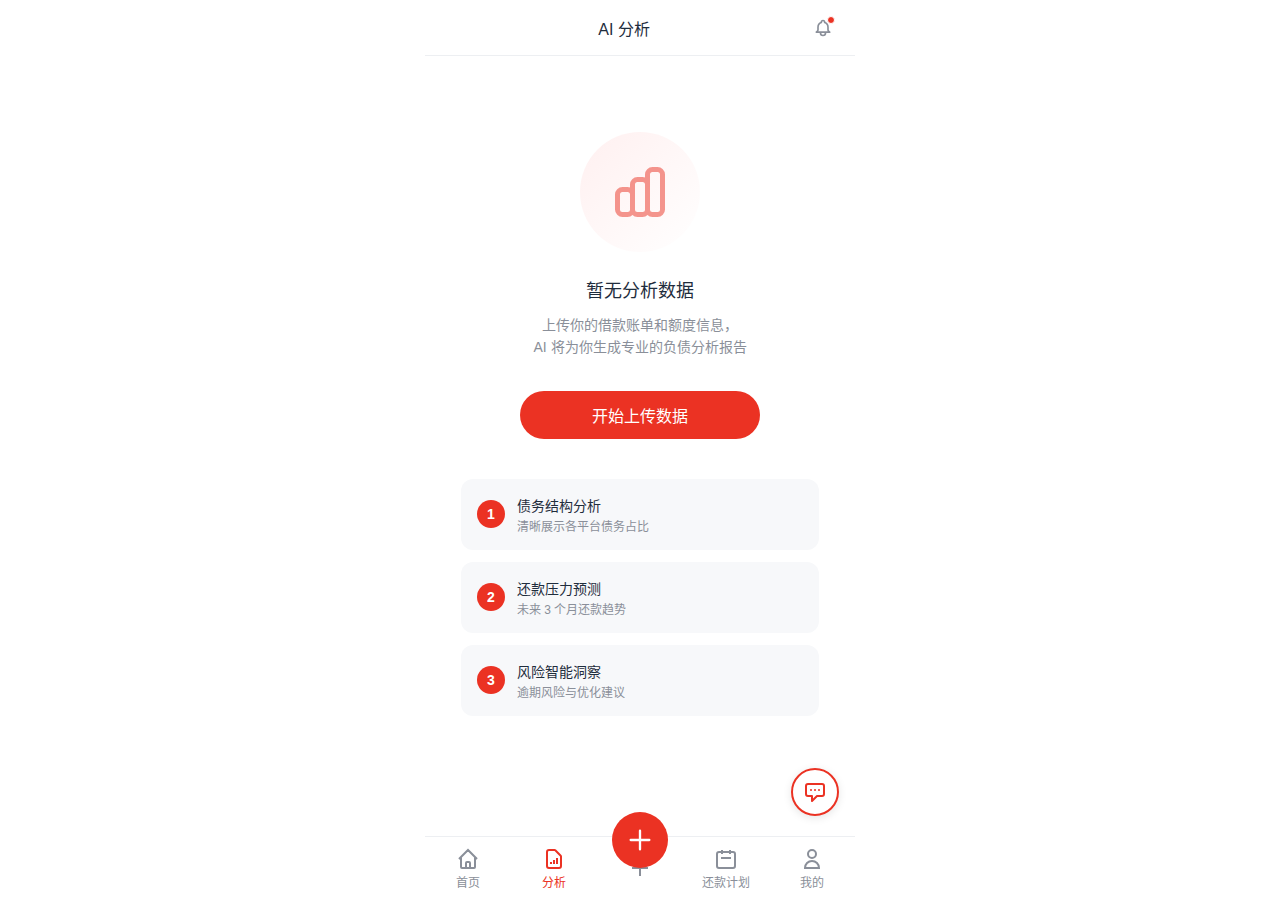
<file: report-empty.html>
<!DOCTYPE html>
<html lang="zh-CN">
<head>
    <meta charset="UTF-8">
    <meta name="viewport" content="width=device-width, initial-scale=1.0">
    <title>AI 分析 - 未建档</title>
    <style>
        * {
            margin: 0;
            padding: 0;
            box-sizing: border-box;
        }

        body {
            font-family: -apple-system, BlinkMacSystemFont, 'Segoe UI', 'PingFang SC', 'Hiragino Sans GB', 'Microsoft YaHei', sans-serif;
            background-color: #FFFFFF;
            color: #1F2D3D;
            min-height: 100vh;
        }

        .container {
            max-width: 430px;
            margin: 0 auto;
            background: #FFFFFF;
            min-height: 100vh;
            display: flex;
            flex-direction: column;
            position: relative;
        }

        /* ===== Top Bar ===== */
        .top-bar {
            height: 56px;
            display: flex;
            align-items: center;
            justify-content: space-between;
            padding: 0 16px;
            background: white;
            border-bottom: 1px solid #EDEFF2;
            position: sticky;
            top: 0;
            z-index: 100;
        }

        .page-title {
            font-size: 16px;
            font-weight: 500;
            color: #1F2D3D;
            flex: 1;
            text-align: center;
        }

        .top-bar-right {
            display: flex;
            gap: 16px;
            align-items: center;
        }

        .icon-btn {
            width: 32px;
            height: 32px;
            border: none;
            background: none;
            cursor: pointer;
            display: flex;
            align-items: center;
            justify-content: center;
            position: relative;
        }

        .icon-btn svg {
            width: 20px;
            height: 20px;
            color: #8A8F99;
        }

        .badge {
            position: absolute;
            top: 4px;
            right: 4px;
            width: 8px;
            height: 8px;
            background: #EB3223;
            border-radius: 50%;
            border: 1px solid white;
        }

        /* ===== 内容区 ===== */
        .content {
            flex: 1;
            padding: 16px;
            padding-bottom: 80px;
            overflow-y: auto;
        }

        /* 空状态样式 */
        .empty-state {
            text-align: center;
            padding: 60px 20px;
        }

        .empty-icon {
            width: 120px;
            height: 120px;
            margin: 0 auto 24px;
            background: linear-gradient(135deg, #FFF0F0, #FFFFFF);
            border-radius: 50%;
            display: flex;
            align-items: center;
            justify-content: center;
        }

        .empty-icon svg {
            width: 60px;
            height: 60px;
            color: #EB3223;
            opacity: 0.5;
        }

        .empty-title {
            font-size: 18px;
            font-weight: 500;
            color: #1F2D3D;
            margin-bottom: 12px;
        }

        .empty-desc {
            font-size: 14px;
            color: #8A8F99;
            line-height: 1.6;
            margin-bottom: 32px;
        }

        .cta-btn {
            width: 100%;
            height: 48px;
            background: #EB3223;
            color: white;
            border: none;
            border-radius: 24px;
            font-size: 16px;
            font-weight: 500;
            cursor: pointer;
            transition: all 0.2s;
            max-width: 240px;
        }

        .cta-btn:hover {
            background: #CC0000;
            box-shadow: 0 4px 12px rgba(235, 50, 35, 0.3);
        }

        .feature-list {
            margin-top: 40px;
            text-align: left;
        }

        .feature-item {
            display: flex;
            align-items: center;
            gap: 12px;
            padding: 16px;
            margin-bottom: 12px;
            background: #F7F8FA;
            border-radius: 12px;
        }

        .feature-number {
            width: 28px;
            height: 28px;
            background: #EB3223;
            border-radius: 50%;
            color: white;
            font-size: 14px;
            font-weight: 600;
            display: flex;
            align-items: center;
            justify-content: center;
            flex-shrink: 0;
        }

        .feature-text {
            flex: 1;
        }

        .feature-title {
            font-size: 14px;
            font-weight: 500;
            color: #1F2D3D;
            margin-bottom: 2px;
        }

        .feature-desc {
            font-size: 12px;
            color: #8A8F99;
        }

        /* ===== Tab Bar ===== */
        .tab-bar {
            position: fixed;
            bottom: 0;
            left: 50%;
            transform: translateX(-50%);
            width: 100%;
            max-width: 430px;
            height: 64px;
            background: white;
            border-top: 1px solid #EDEFF2;
            display: flex;
            align-items: center;
            z-index: 100;
        }

        .tab-item {
            flex: 1;
            display: flex;
            flex-direction: column;
            align-items: center;
            justify-content: center;
            font-size: 12px;
            color: #8A8F99;
            cursor: pointer;
        }

        .tab-item.active {
            color: #EB3223;
        }

        .tab-icon {
            width: 24px;
            height: 24px;
            margin-bottom: 2px;
        }

        .tab-icon svg {
            width: 100%;
            height: 100%;
            stroke: currentColor;
            stroke-width: 2;
            fill: none;
        }

        /* 中间 FAB */
        .fab {
            position: fixed;
            bottom: 32px;
            left: 50%;
            transform: translateX(-50%);
            width: 56px;
            height: 56px;
            background: #EB3223;
            border-radius: 50%;
            display: flex;
            align-items: center;
            justify-content: center;
            z-index: 101;
            cursor: pointer;
        }

        .fab svg {
            width: 28px;
            height: 28px;
            color: white;
        }

        /* AI 机器人入口 - 固定在页面右下角（内容区内） */
        .ai-chat-btn {
            position: fixed;
            bottom: 84px;
            right: calc(50% - 215px + 16px);
            width: 48px;
            height: 48px;
            background: white;
            border: 2px solid #EB3223;
            border-radius: 50%;
            display: flex;
            align-items: center;
            justify-content: center;
            z-index: 101;
            cursor: pointer;
            box-shadow: 0 2px 8px rgba(0,0,0,0.1);
        }

        @media (max-width: 430px) {
            .ai-chat-btn {
                right: 16px;
            }
        }

        .ai-chat-btn svg {
            width: 24px;
            height: 24px;
            color: #EB3223;
        }
    </style>
</head>
<body>
    <div class="container">
        <!-- Top Bar -->
        <header class="top-bar">
            <div class="page-title">AI 分析</div>
            <div class="top-bar-right">
                <button class="icon-btn" onclick="handleNotification()">
                    <span class="badge"></span>
                    <svg xmlns="http://www.w3.org/2000/svg" fill="none" viewBox="0 0 24 24" stroke="currentColor" stroke-width="2">
                        <path stroke-linecap="round" stroke-linejoin="round" d="M15 17h5l-1.405-1.405A2.032 2.032 0 0118 14.158V11a6.002 6.002 0 00-4-5.659V5a2 2 0 10-4 0v.341C7.67 6.165 6 8.388 6 11v3.159c0 .538-.214 1.055-.595 1.436L4 17h5m6 0v1a3 3 0 11-6 0v-1m6 0H9"/>
                    </svg>
                </button>
            </div>
        </header>

        <!-- 内容区 -->
        <main class="content">
            <!-- 空状态 -->
            <div class="empty-state">
                <div class="empty-icon">
                    <svg xmlns="http://www.w3.org/2000/svg" fill="none" viewBox="0 0 24 24" stroke="currentColor" stroke-width="2">
                        <path stroke-linecap="round" stroke-linejoin="round" d="M9 19v-6a2 2 0 00-2-2H5a2 2 0 00-2 2v6a2 2 0 002 2h2a2 2 0 002-2zm0 0V9a2 2 0 012-2h2a2 2 0 012 2v10m-6 0a2 2 0 002 2h2a2 2 0 002-2m0 0V5a2 2 0 012-2h2a2 2 0 012 2v14a2 2 0 01-2 2h-2a2 2 0 01-2-2z"/>
                    </svg>
                </div>
                <div class="empty-title">暂无分析数据</div>
                <div class="empty-desc">
                    上传你的借款账单和额度信息，<br>
                    AI 将为你生成专业的负债分析报告
                </div>
                <button class="cta-btn" onclick="handleUpload()">开始上传数据</button>

                <!-- 功能列表 -->
                <div class="feature-list">
                    <div class="feature-item">
                        <div class="feature-number">1</div>
                        <div class="feature-text">
                            <div class="feature-title">债务结构分析</div>
                            <div class="feature-desc">清晰展示各平台债务占比</div>
                        </div>
                    </div>
                    <div class="feature-item">
                        <div class="feature-number">2</div>
                        <div class="feature-text">
                            <div class="feature-title">还款压力预测</div>
                            <div class="feature-desc">未来 3 个月还款趋势</div>
                        </div>
                    </div>
                    <div class="feature-item">
                        <div class="feature-number">3</div>
                        <div class="feature-text">
                            <div class="feature-title">风险智能洞察</div>
                            <div class="feature-desc">逾期风险与优化建议</div>
                        </div>
                    </div>
                </div>
            </div>
        </main>

        <!-- Tab Bar - 5个按钮 -->
        <nav class="tab-bar">
            <div class="tab-item" onclick="setTab(0)">
                <div class="tab-icon"><svg viewBox="0 0 24 24"><path d="M3 12l2-2m0 0l7-7 7 7M5 10v10a1 1 0 001 1h3m10-11l2 2m-2-2v10a1 1 0 01-1 1h-3m-6 0a1 1 0 001-1v-4a1 1 0 011-1h2a1 1 0 011 1v4a1 1 0 001 1m-6 0h6"/></svg></div>
                <span>首页</span>
            </div>
            <div class="tab-item active" onclick="setTab(1)">
                <div class="tab-icon"><svg viewBox="0 0 24 24"><path d="M9 17v-2m3 2v-4m3 4v-6m2 10H7a2 2 0 01-2-2V5a2 2 0 012-2h5.586a1 1 0 01.707.293l5.414 5.414a1 1 0 01.293.707V19a2 2 0 01-2 2z"/></svg></div>
                <span>分析</span>
            </div>
            <div class="tab-item" onclick="setTab(2)">
                <div class="tab-icon"><svg viewBox="0 0 24 24"><path d="M12 4v16m8-8H4"/></svg></div>
            </div>
            <div class="tab-item" onclick="setTab(3)">
                <div class="tab-icon"><svg viewBox="0 0 24 24"><path d="M8 7V3m8 4V3m-9 8h10M5 21h14a2 2 0 002-2V7a2 2 0 00-2-2H5a2 2 0 00-2 2v12a2 2 0 002 2z"/></svg></div>
                <span>还款计划</span>
            </div>
            <div class="tab-item" onclick="setTab(4)">
                <div class="tab-icon"><svg viewBox="0 0 24 24"><path d="M16 7a4 4 0 11-8 0 4 4 0 018 0zM12 14a7 7 0 00-7 7h14a7 7 0 00-7-7z"/></svg></div>
                <span>我的</span>
            </div>
        </nav>

        <!-- 中间 FAB -->
        <div class="fab" onclick="handleAddLoan()">
            <svg xmlns="http://www.w3.org/2000/svg" fill="none" viewBox="0 0 24 24" stroke="currentColor" stroke-width="2"><path stroke-linecap="round" stroke-linejoin="round" d="M12 4v16m8-8H4"/></svg>
        </div>

        <!-- AI 助手入口 -->
        <div class="ai-chat-btn" onclick="handleAIChat()">
            <svg xmlns="http://www.w3.org/2000/svg" fill="none" viewBox="0 0 24 24" stroke="currentColor" stroke-width="2"><path stroke-linecap="round" stroke-linejoin="round" d="M8 10h.01M12 10h.01M16 10h.01M9 16H5a2 2 0 01-2-2V6a2 2 0 012-2h14a2 2 0 012 2v8a2 2 0 01-2 2h-5l-5 5v-5z"/></svg>
        </div>
    </div>

    <script>
        function handleNotification() {
            alert('通知中心');
        }

        function handleUpload() {
            window.location.href = 'upload-files.html';
        }

        function handleAddLoan() {
            window.location.href = 'upload-files.html';
        }

        function setTab(idx) {
            document.querySelectorAll('.tab-item').forEach((item, i) => {
                item.classList.toggle('active', i === idx);
            });
            if (idx === 0) window.location.href = 'index.html';
            if (idx === 3) window.location.href = 'repayment-plan-empty.html';
            if (idx === 4) window.location.href = 'profile-empty.html';
        }

        function handleAIChat() {
            sessionStorage.setItem('aiReturnUrl', 'report-empty.html');
            window.location.href = 'ai-chat.html?from=report&data=false';
        }
    </script>
</body>
</html>
</file>
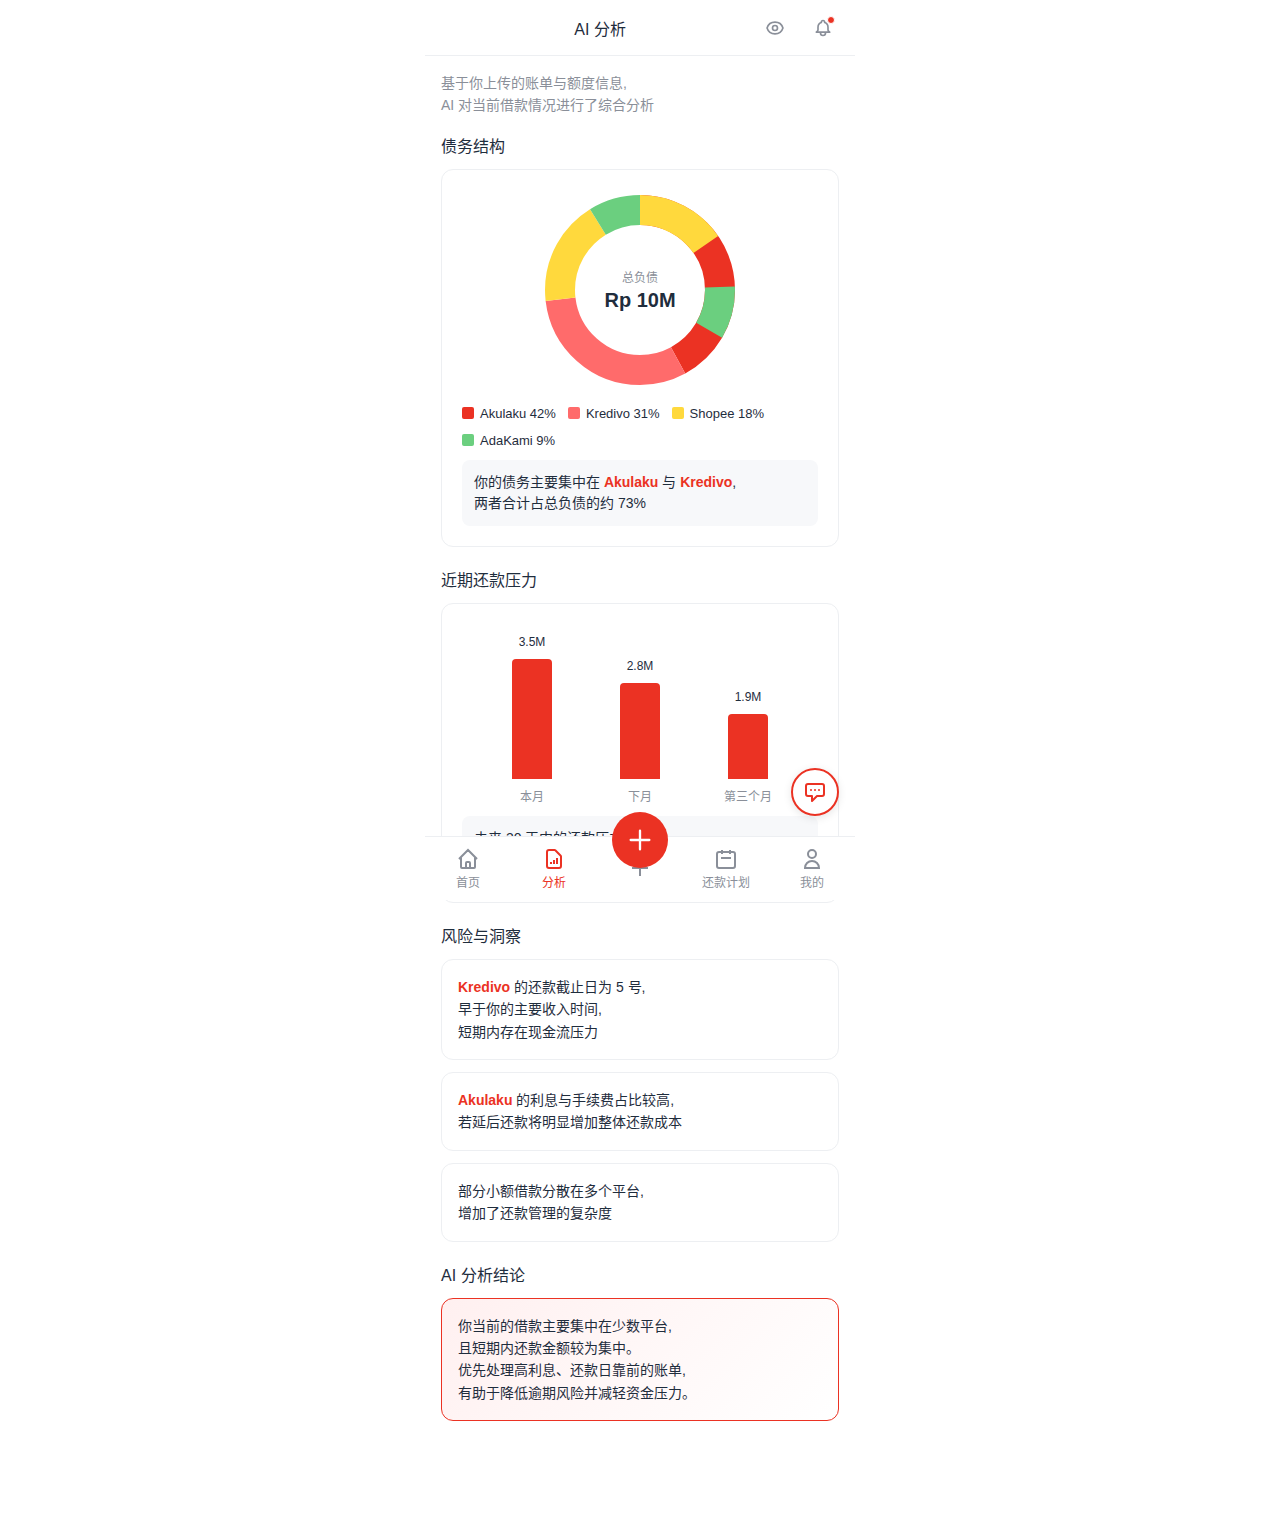
<file: report.html>
<!DOCTYPE html>
<html lang="zh-CN">
<head>
    <meta charset="UTF-8">
    <meta name="viewport" content="width=device-width, initial-scale=1.0">
    <title>AI 分析</title>
    <style>
        * {
            margin: 0;
            padding: 0;
            box-sizing: border-box;
        }

        body {
            font-family: -apple-system, BlinkMacSystemFont, 'Segoe UI', 'PingFang SC', 'Hiragino Sans GB', 'Microsoft YaHei', sans-serif;
            background-color: #FFFFFF;
            color: #1F2D3D;
            min-height: 100vh;
        }

        .container {
            max-width: 430px;
            margin: 0 auto;
            background: #FFFFFF;
            min-height: 100vh;
            display: flex;
            flex-direction: column;
            position: relative;
        }

        /* ===== Top Bar ===== */
        .top-bar {
            height: 56px;
            display: flex;
            align-items: center;
            justify-content: space-between;
            padding: 0 16px;
            background: white;
            border-bottom: 1px solid #EDEFF2;
            position: sticky;
            top: 0;
            z-index: 100;
        }

        .page-title {
            font-size: 16px;
            font-weight: 500;
            color: #1F2D3D;
            flex: 1;
            text-align: center;
        }

        .top-bar-right {
            display: flex;
            gap: 16px;
            align-items: center;
        }

        .icon-btn {
            width: 32px;
            height: 32px;
            border: none;
            background: none;
            cursor: pointer;
            display: flex;
            align-items: center;
            justify-content: center;
            position: relative;
        }

        .icon-btn svg {
            width: 20px;
            height: 20px;
            color: #8A8F99;
        }

        .eye-open { display: block; }
        .eye-close { display: none; }
        .icon-btn.eye-toggled .eye-open { display: none; }
        .icon-btn.eye-toggled .eye-close { display: block; }

        .badge {
            position: absolute;
            top: 4px;
            right: 4px;
            width: 8px;
            height: 8px;
            background: #EB3223;
            border-radius: 50%;
            border: 1px solid white;
        }

        /* ===== 内容区 ===== */
        .content {
            flex: 1;
            padding: 16px;
            padding-bottom: 80px;
            overflow-y: auto;
            position: relative;
            min-height: calc(100vh - 120px);
        }

        /* 页面说明 */
        .page-hint {
            font-size: 14px;
            color: #8A8F99;
            line-height: 1.6;
            margin-bottom: 16px;
        }

        /* 模块通用样式 */
        .module {
            margin-bottom: 20px;
        }

        .module-title {
            font-size: 16px;
            font-weight: 500;
            color: #1F2D3D;
            margin-bottom: 12px;
        }

        /* ===== 债务结构（环形图） ===== */
        .chart-card {
            background: white;
            border: 1px solid #EDEFF2;
            border-radius: 12px;
            padding: 20px;
        }

        .pie-chart {
            display: flex;
            align-items: center;
            justify-content: center;
            margin-bottom: 16px;
            position: relative;
        }

        .pie-svg {
            width: 200px;
            height: 200px;
        }

        .pie-center {
            position: absolute;
            text-align: center;
        }

        .pie-center-label {
            font-size: 12px;
            color: #8A8F99;
            margin-bottom: 4px;
        }

        .pie-center-value {
            font-size: 20px;
            font-weight: 600;
            color: #1F2D3D;
        }

        .chart-legend {
            display: flex;
            flex-wrap: wrap;
            gap: 12px;
            margin-bottom: 12px;
        }

        .legend-item {
            display: flex;
            align-items: center;
            gap: 6px;
            font-size: 13px;
            color: #1F2D3D;
        }

        .legend-color {
            width: 12px;
            height: 12px;
            border-radius: 2px;
        }

        .chart-insight {
            background: #F7F8FA;
            border-radius: 8px;
            padding: 12px;
            font-size: 14px;
            color: #1F2D3D;
            line-height: 1.5;
        }

        .chart-insight strong {
            color: #EB3223;
        }

        /* ===== 近期还款压力（柱状图） ===== */
        .bar-chart {
            height: 180px;
            display: flex;
            align-items: flex-end;
            justify-content: space-around;
            padding: 0 16px;
            margin-bottom: 12px;
        }

        .bar-item {
            display: flex;
            flex-direction: column;
            align-items: center;
            width: 60px;
        }

        .bar {
            width: 40px;
            background: #EB3223;
            border-radius: 4px 4px 0 0;
            transition: height 0.3s ease;
            position: relative;
        }

        .bar::before {
            content: attr(data-value);
            position: absolute;
            top: -24px;
            left: 50%;
            transform: translateX(-50%);
            font-size: 12px;
            font-weight: 500;
            color: #1F2D3D;
        }

        .bar-label {
            margin-top: 8px;
            font-size: 12px;
            color: #8A8F99;
            text-align: center;
        }

        /* ===== 风险与洞察 ===== */
        .insight-card {
            background: white;
            border: 1px solid #EDEFF2;
            border-radius: 12px;
            padding: 16px;
            margin-bottom: 12px;
        }

        .insight-text {
            font-size: 14px;
            color: #1F2D3D;
            line-height: 1.6;
        }

        .insight-text strong {
            color: #EB3223;
        }

        /* ===== AI 分析结论 ===== */
        .conclusion-card {
            background: linear-gradient(135deg, #FFF0F0 0%, #FFFFFF 100%);
            border: 1px solid #EB3223;
            border-radius: 12px;
            padding: 16px;
        }

        .conclusion-text {
            font-size: 14px;
            color: #1F2D3D;
            line-height: 1.6;
        }

        /* ===== Tab Bar ===== */
        .tab-bar {
            position: fixed;
            bottom: 0;
            left: 50%;
            transform: translateX(-50%);
            width: 100%;
            max-width: 430px;
            height: 64px;
            background: white;
            border-top: 1px solid #EDEFF2;
            display: flex;
            align-items: center;
            z-index: 100;
        }

        .tab-item {
            flex: 1;
            display: flex;
            flex-direction: column;
            align-items: center;
            justify-content: center;
            font-size: 12px;
            color: #8A8F99;
            cursor: pointer;
        }

        .tab-item.active {
            color: #EB3223;
        }

        .tab-icon {
            width: 24px;
            height: 24px;
            margin-bottom: 2px;
        }

        .tab-icon svg {
            width: 100%;
            height: 100%;
            stroke: currentColor;
            stroke-width: 2;
            fill: none;
        }

        /* 中间 FAB */
        .fab {
            position: fixed;
            bottom: 32px;
            left: 50%;
            transform: translateX(-50%);
            width: 56px;
            height: 56px;
            background: #EB3223;
            border-radius: 50%;
            display: flex;
            align-items: center;
            justify-content: center;
            z-index: 101;
            cursor: pointer;
        }

        .fab svg {
            width: 28px;
            height: 28px;
            color: white;
        }

        /* AI 机器人入口 - 固定在页面右下角（内容区内） */
        .ai-chat-btn {
            position: fixed;
            bottom: 84px;
            right: calc(50% - 215px + 16px);
            width: 48px;
            height: 48px;
            background: white;
            border: 2px solid #EB3223;
            border-radius: 50%;
            display: flex;
            align-items: center;
            justify-content: center;
            z-index: 101;
            cursor: pointer;
            box-shadow: 0 2px 8px rgba(0,0,0,0.1);
        }

        @media (max-width: 430px) {
            .ai-chat-btn {
                right: 16px;
            }
        }

        .ai-chat-btn svg {
            width: 24px;
            height: 24px;
            color: #EB3223;
        }
    </style>
</head>
<body>
    <div class="container">
        <!-- Top Bar -->
        <header class="top-bar">
            <div class="page-title">AI 分析</div>
            <div class="top-bar-right">
                <button class="icon-btn" id="eyeBtn" onclick="toggleEye()">
                    <svg class="eye-open" xmlns="http://www.w3.org/2000/svg" fill="none" viewBox="0 0 24 24" stroke="currentColor" stroke-width="2">
                        <path stroke-linecap="round" stroke-linejoin="round" d="M15 12a3 3 0 11-6 0 3 3 0 016 0z"/>
                        <path stroke-linecap="round" stroke-linejoin="round" d="M2.458 12C3.732 7.943 7.523 5 12 5c4.478 0 8.268 2.943 9.542 7-1.274 4.057-5.064 7-9.542 7-4.477 0-8.268-2.943-9.542-7z"/>
                    </svg>
                    <svg class="eye-close" xmlns="http://www.w3.org/2000/svg" fill="none" viewBox="0 0 24 24" stroke="currentColor" stroke-width="2">
                        <path stroke-linecap="round" stroke-linejoin="round" d="M13.875 18.825A10.05 10.05 0 0112 19c-4.478 0-8.268-2.943-9.543-7a9.97 9.97 0 011.563-3.029m5.858.908a3 3 0 114.243 4.243M9.878 9.878l4.242 4.242M9.88 9.88l-3.29-3.29m7.532 7.532l3.29 3.29M3 3l3.59 3.59m0 0A9.953 9.953 0 0112 5c4.478 0 8.268 2.943 9.543 7a9.97 9.97 0 01-1.563 3.029m-1.41-1.41A9.953 9.953 0 0012 19c-4.478 0-8.268-2.943-9.543-7a9.97 9.97 0 01.563-3.029"/>
                    </svg>
                </button>
                <button class="icon-btn" onclick="handleNotification()">
                    <span class="badge"></span>
                    <svg xmlns="http://www.w3.org/2000/svg" fill="none" viewBox="0 0 24 24" stroke="currentColor" stroke-width="2">
                        <path stroke-linecap="round" stroke-linejoin="round" d="M15 17h5l-1.405-1.405A2.032 2.032 0 0118 14.158V11a6.002 6.002 0 00-4-5.659V5a2 2 0 10-4 0v.341C7.67 6.165 6 8.388 6 11v3.159c0 .538-.214 1.055-.595 1.436L4 17h5m6 0v1a3 3 0 11-6 0v-1m6 0H9"/>
                    </svg>
                </button>
            </div>
        </header>

        <!-- 内容区 -->
        <main class="content">
            <!-- 页面说明 -->
            <div class="page-hint">
                基于你上传的账单与额度信息,<br>
                AI 对当前借款情况进行了综合分析
            </div>

            <!-- 模块一: 债务结构 -->
            <section class="module">
                <div class="module-title">债务结构</div>
                <div class="chart-card">
                    <div class="pie-chart">
                        <svg class="pie-svg" viewBox="0 0 200 200">
                            <!-- Akulaku: 42% -->
                            <circle cx="100" cy="100" r="80" fill="none" stroke="#EB3223" stroke-width="30"
                                stroke-dasharray="211.2 290" stroke-dashoffset="0"
                                transform="rotate(-90 100 100)"/>
                            <!-- Kredivo: 31% -->
                            <circle cx="100" cy="100" r="80" fill="none" stroke="#FF6B6B" stroke-width="30"
                                stroke-dasharray="155.9 290" stroke-dashoffset="-211.2"
                                transform="rotate(-90 100 100)"/>
                            <!-- Shopee: 18% -->
                            <circle cx="100" cy="100" r="80" fill="none" stroke="#FFD93D" stroke-width="30"
                                stroke-dasharray="90.48 290" stroke-dashoffset="-367.1"
                                transform="rotate(-90 100 100)"/>
                            <!-- AdaKami: 9% -->
                            <circle cx="100" cy="100" r="80" fill="none" stroke="#6BCF7F" stroke-width="30"
                                stroke-dasharray="45.23 290" stroke-dashoffset="-457.58"
                                transform="rotate(-90 100 100)"/>
                        </svg>
                        <div class="pie-center">
                            <div class="pie-center-label">总负债</div>
                            <div class="pie-center-value">Rp 10M</div>
                        </div>
                    </div>
                    <div class="chart-legend">
                        <div class="legend-item">
                            <div class="legend-color" style="background: #EB3223;"></div>
                            <span>Akulaku 42%</span>
                        </div>
                        <div class="legend-item">
                            <div class="legend-color" style="background: #FF6B6B;"></div>
                            <span>Kredivo 31%</span>
                        </div>
                        <div class="legend-item">
                            <div class="legend-color" style="background: #FFD93D;"></div>
                            <span>Shopee 18%</span>
                        </div>
                        <div class="legend-item">
                            <div class="legend-color" style="background: #6BCF7F;"></div>
                            <span>AdaKami 9%</span>
                        </div>
                    </div>
                    <div class="chart-insight">
                        你的债务主要集中在 <strong>Akulaku</strong> 与 <strong>Kredivo</strong>,<br>
                        两者合计占总负债的约 73%
                    </div>
                </div>
            </section>

            <!-- 模块二: 近期还款压力 -->
            <section class="module">
                <div class="module-title">近期还款压力</div>
                <div class="chart-card">
                    <div class="bar-chart">
                        <div class="bar-item">
                            <div class="bar" style="height: 120px;" data-value="3.5M"></div>
                            <div class="bar-label">本月</div>
                        </div>
                        <div class="bar-item">
                            <div class="bar" style="height: 96px;" data-value="2.8M"></div>
                            <div class="bar-label">下月</div>
                        </div>
                        <div class="bar-item">
                            <div class="bar" style="height: 65px;" data-value="1.9M"></div>
                            <div class="bar-label">第三个月</div>
                        </div>
                    </div>
                    <div class="chart-insight">
                        未来 30 天内的还款压力较高,<br>
                        主要来自 <strong>Akulaku</strong> 与 <strong>Kredivo</strong> 的分期账单
                    </div>
                </div>
            </section>

            <!-- 模块三: 风险与洞察 -->
            <section class="module">
                <div class="module-title">风险与洞察</div>
                <div class="insight-card">
                    <div class="insight-text">
                        <strong>Kredivo</strong> 的还款截止日为 5 号,<br>
                        早于你的主要收入时间,<br>
                        短期内存在现金流压力
                    </div>
                </div>
                <div class="insight-card">
                    <div class="insight-text">
                        <strong>Akulaku</strong> 的利息与手续费占比较高,<br>
                        若延后还款将明显增加整体还款成本
                    </div>
                </div>
                <div class="insight-card">
                    <div class="insight-text">
                        部分小额借款分散在多个平台,<br>
                        增加了还款管理的复杂度
                    </div>
                </div>
            </section>

            <!-- 模块四: AI 分析结论 -->
            <section class="module">
                <div class="module-title">AI 分析结论</div>
                <div class="conclusion-card">
                    <div class="conclusion-text">
                        你当前的借款主要集中在少数平台,<br>
                        且短期内还款金额较为集中。<br>
                        优先处理高利息、还款日靠前的账单,<br>
                        有助于降低逾期风险并减轻资金压力。
                    </div>
                </div>
            </section>
        </main>

        <!-- Tab Bar - 5个按钮 -->
        <nav class="tab-bar">
            <div class="tab-item" onclick="setTab(0)">
                <div class="tab-icon"><svg viewBox="0 0 24 24"><path d="M3 12l2-2m0 0l7-7 7 7M5 10v10a1 1 0 001 1h3m10-11l2 2m-2-2v10a1 1 0 01-1 1h-3m-6 0a1 1 0 001-1v-4a1 1 0 011-1h2a1 1 0 011 1v4a1 1 0 001 1m-6 0h6"/></svg></div>
                <span>首页</span>
            </div>
            <div class="tab-item active" onclick="setTab(1)">
                <div class="tab-icon"><svg viewBox="0 0 24 24"><path d="M9 17v-2m3 2v-4m3 4v-6m2 10H7a2 2 0 01-2-2V5a2 2 0 012-2h5.586a1 1 0 01.707.293l5.414 5.414a1 1 0 01.293.707V19a2 2 0 01-2 2z"/></svg></div>
                <span>分析</span>
            </div>
            <div class="tab-item" onclick="setTab(2)">
                <div class="tab-icon"><svg viewBox="0 0 24 24"><path d="M12 4v16m8-8H4"/></svg></div>
            </div>
            <div class="tab-item" onclick="goToRepaymentPlan()">
                <div class="tab-icon"><svg viewBox="0 0 24 24"><path d="M8 7V3m8 4V3m-9 8h10M5 21h14a2 2 0 002-2V7a2 2 0 00-2-2H5a2 2 0 00-2 2v12a2 2 0 002 2z"/></svg></div>
                <span>还款计划</span>
            </div>
            <div class="tab-item" onclick="setTab(4)">
                <div class="tab-icon"><svg viewBox="0 0 24 24"><path d="M16 7a4 4 0 11-8 0 4 4 0 018 0zM12 14a7 7 0 00-7 7h14a7 7 0 00-7-7z"/></svg></div>
                <span>我的</span>
            </div>
        </nav>

        <!-- 中间 FAB -->
        <div class="fab" onclick="handleAddLoan()">
            <svg xmlns="http://www.w3.org/2000/svg" fill="none" viewBox="0 0 24 24" stroke="currentColor" stroke-width="2"><path stroke-linecap="round" stroke-linejoin="round" d="M12 4v16m8-8H4"/></svg>
        </div>

        <!-- AI 助手入口 - 右下角悬浮 -->
        <div class="ai-chat-btn" onclick="handleAIChat()">
            <svg xmlns="http://www.w3.org/2000/svg" fill="none" viewBox="0 0 24 24" stroke="currentColor" stroke-width="2"><path stroke-linecap="round" stroke-linejoin="round" d="M8 10h.01M12 10h.01M16 10h.01M9 16H5a2 2 0 01-2-2V6a2 2 0 012-2h14a2 2 0 012 2v8a2 2 0 01-2 2h-5l-5 5v-5z"/></svg>
        </div>
    </div>

    <script>
        function toggleEye() {
            document.getElementById('eyeBtn').classList.toggle('eye-toggled');
        }

        function handleNotification() {
            alert('通知中心');
        }

        function handleAddLoan() {
            window.location.href = 'upload-files.html';
        }

        function handleAIChat() {
            sessionStorage.setItem('aiReturnUrl', 'report.html');
            window.location.href = 'ai-chat.html?from=report&data=true';
        }

        function goToRepaymentPlan() {
            window.location.href = 'repayment-plan.html';
        }

        function setTab(idx) {
            document.querySelectorAll('.tab-item').forEach((item, i) => {
                item.classList.toggle('active', i === idx);
            });
            // 已建档用户，跳转到完整数据页面
            if (idx === 0) window.location.href = 'index.html';
            if (idx === 3) window.location.href = 'repayment-plan.html';
            if (idx === 4) window.location.href = 'profile.html';
        }
    </script>
</body>
</html>
</file>
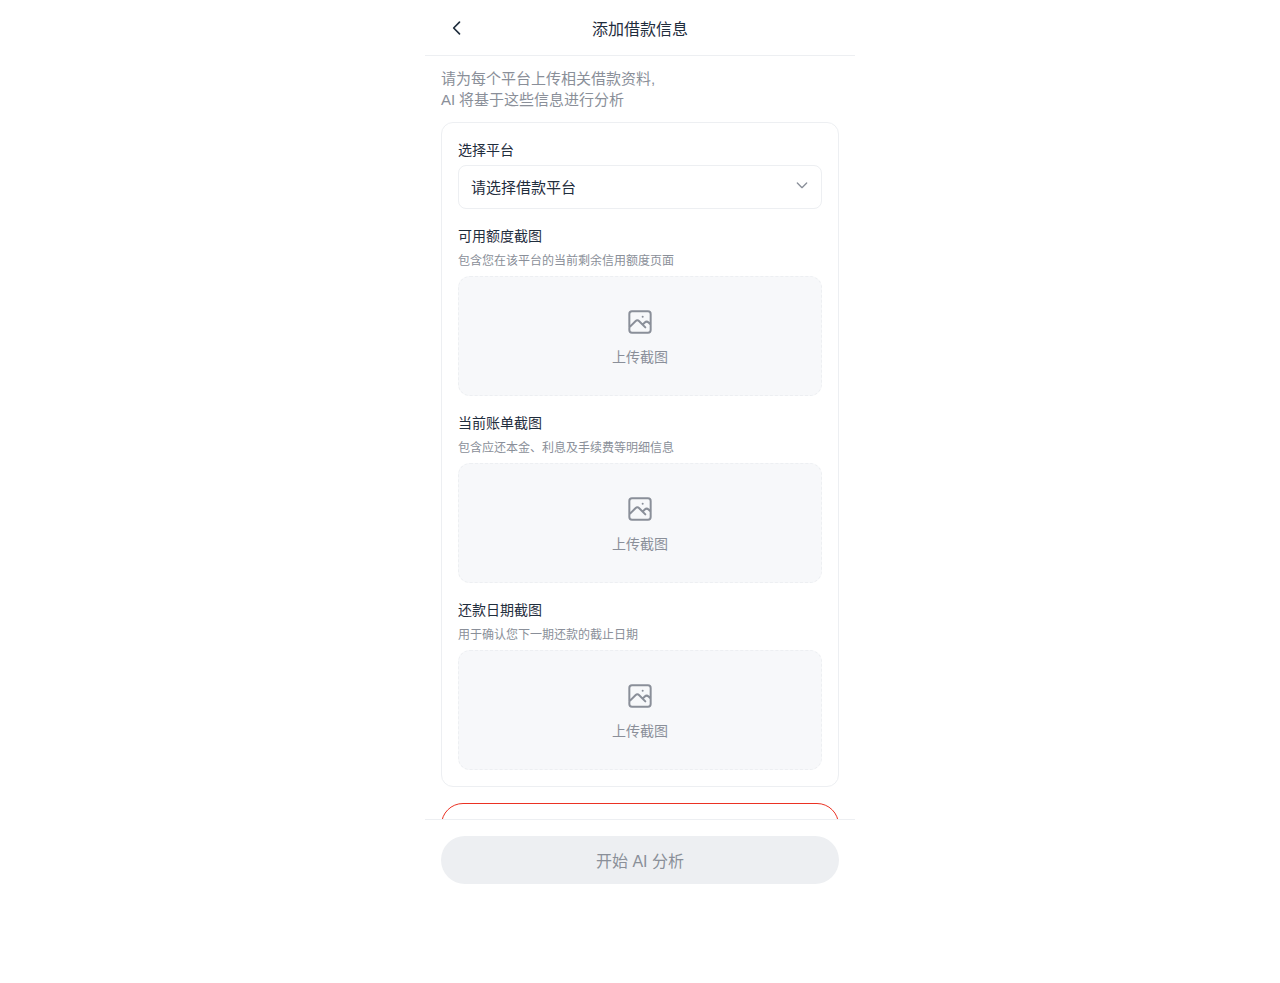
<file: upload-files.html>
<!DOCTYPE html>
<html lang="zh-CN">
<head>
    <meta charset="UTF-8">
    <meta name="viewport" content="width=device-width, initial-scale=1.0">
    <title>添加借款信息</title>
    <style>
        * {
            margin: 0;
            padding: 0;
            box-sizing: border-box;
        }

        body {
            font-family: -apple-system, BlinkMacSystemFont, 'Segoe UI', 'PingFang SC', 'Hiragino Sans GB', 'Microsoft YaHei', sans-serif;
            background-color: #FFFFFF;
            color: #1F2D3D;
            min-height: 100vh;
        }

        .container {
            max-width: 430px;
            margin: 0 auto;
            background: #FFFFFF;
            min-height: 100vh;
            display: flex;
            flex-direction: column;
            position: relative;
        }

        /* ===== Top Bar ===== */
        .top-bar {
            height: 56px;
            display: flex;
            align-items: center;
            padding: 0 16px;
            background: white;
            border-bottom: 1px solid #EDEFF2;
            position: sticky;
            top: 0;
            z-index: 100;
        }

        .back-btn {
            width: 32px;
            height: 32px;
            border: none;
            background: none;
            cursor: pointer;
            display: flex;
            align-items: center;
            justify-content: center;
            color: #1F2D3D;
        }

        .back-btn svg {
            width: 20px;
            height: 20px;
        }

        .page-title {
            flex: 1;
            text-align: center;
            font-size: 16px;
            font-weight: 500;
            color: #1F2D3D;
            margin-right: 32px;
        }

        /* ===== 页面说明区 ===== */
        .page-hint {
            padding: 12px 16px;
            font-size: 15px;
            color: #8A8F99;
            line-height: 1.4;
        }

        /* ===== 内容区 ===== */
        .content {
            flex: 1;
            padding: 0 16px 120px;
            overflow-y: auto;
        }

        /* 平台信息块 */
        .platform-card {
            background: white;
            border: 1px solid #EDEFF2;
            border-radius: 12px;
            padding: 16px;
            margin-bottom: 16px;
        }

        .field-group {
            margin-bottom: 16px;
        }

        .field-group:last-child {
            margin-bottom: 0;
        }

        .field-label {
            font-size: 14px;
            color: #1F2D3D;
            margin-bottom: 6px;
            font-weight: 500;
        }

        .field-hint {
            font-size: 12px;
            color: #8A8F99;
            margin-bottom: 8px;
        }

        /* 下拉框 */
        .select-wrapper {
            position: relative;
        }

        .platform-select {
            width: 100%;
            height: 44px;
            border: 1px solid #EDEFF2;
            border-radius: 8px;
            padding: 0 36px 0 12px;
            font-size: 15px;
            color: #1F2D3D;
            background: white;
            appearance: none;
            cursor: pointer;
        }

        .select-arrow {
            position: absolute;
            right: 12px;
            top: 50%;
            transform: translateY(-50%);
            pointer-events: none;
            color: #8A8F99;
        }

        .select-arrow svg {
            width: 16px;
            height: 16px;
        }

        /* 上传区域 */
        .upload-area {
            height: 120px;
            background: #F7F8FA;
            border: 1px dashed #EDEFF2;
            border-radius: 12px;
            display: flex;
            flex-direction: column;
            align-items: center;
            justify-content: center;
            cursor: pointer;
            position: relative;
            transition: all 0.2s;
        }

        .upload-area:hover {
            background: #F0F1F3;
        }

        .upload-placeholder {
            display: flex;
            flex-direction: column;
            align-items: center;
            gap: 8px;
        }

        .upload-icon {
            width: 32px;
            height: 32px;
            color: #8A8F99;
        }

        .upload-text {
            font-size: 14px;
            color: #8A8F99;
        }

        /* 已上传状态 */
        .upload-area.uploaded {
            background: white;
            border: 1px solid #EDEFF2;
            padding: 8px;
        }

        .upload-preview {
            width: 100%;
            height: 100%;
            object-fit: cover;
            border-radius: 8px;
            cursor: pointer;
        }

        .delete-btn {
            position: absolute;
            top: 8px;
            right: 8px;
            width: 24px;
            height: 24px;
            background: rgba(0,0,0,0.5);
            border-radius: 50%;
            display: flex;
            align-items: center;
            justify-content: center;
            cursor: pointer;
            color: white;
        }

        .delete-btn svg {
            width: 14px;
            height: 14px;
        }

        .upload-status {
            position: absolute;
            bottom: 4px;
            left: 50%;
            transform: translateX(-50%);
            font-size: 11px;
            color: #10B981;
            background: rgba(255,255,255,0.9);
            padding: 2px 8px;
            border-radius: 10px;
        }

        /* 添加平台按钮 */
        .add-platform-btn {
            width: 100%;
            height: 44px;
            border: 1px solid #EB3223;
            border-radius: 24px;
            background: white;
            color: #EB3223;
            font-size: 15px;
            font-weight: 500;
            cursor: pointer;
            margin-bottom: 16px;
            transition: all 0.2s;
        }

        .add-platform-btn:hover {
            background: #FFF0F0;
        }

        /* ===== 底部操作区 ===== */
        .bottom-bar {
            position: fixed;
            bottom: 0;
            left: 50%;
            transform: translateX(-50%);
            width: 100%;
            max-width: 430px;
            background: white;
            border-top: 1px solid #EDEFF2;
            padding: 16px;
            z-index: 100;
        }

        .cta-btn {
            width: 100%;
            height: 48px;
            background: #EDEFF2;
            color: #8A8F99;
            border: none;
            border-radius: 24px;
            font-size: 16px;
            font-weight: 500;
            cursor: not-allowed;
            transition: all 0.2s;
        }

        .cta-btn.active {
            background: #EB3223;
            color: white;
            cursor: pointer;
        }

        .cta-btn.active:hover {
            background: #CC0000;
        }

        /* ===== Bottom Sheet ===== */
        .bottom-sheet-overlay {
            position: fixed;
            top: 0;
            left: 0;
            right: 0;
            bottom: 0;
            background: rgba(0,0,0,0.5);
            z-index: 200;
            display: none;
        }

        .bottom-sheet {
            position: fixed;
            bottom: -100%;
            left: 50%;
            transform: translateX(-50%);
            width: 100%;
            max-width: 430px;
            background: white;
            border-radius: 16px 16px 0 0;
            z-index: 201;
            transition: bottom 0.3s ease;
        }

        .bottom-sheet.show {
            bottom: 0;
        }

        .bottom-sheet-title {
            font-size: 16px;
            font-weight: 500;
            color: #1F2D3D;
            text-align: center;
            padding: 20px;
            border-bottom: 1px solid #EDEFF2;
        }

        .bottom-sheet-options {
            padding: 8px 16px;
        }

        .sheet-option {
            height: 56px;
            display: flex;
            align-items: center;
            gap: 12px;
            cursor: pointer;
            border-radius: 8px;
            padding: 0 12px;
            transition: background 0.2s;
        }

        .sheet-option:hover {
            background: #F7F8FA;
        }

        .sheet-option svg {
            width: 24px;
            height: 24px;
            color: #8A8F99;
        }

        .sheet-option span {
            font-size: 15px;
            color: #1F2D3D;
        }

        .sheet-cancel {
            height: 56px;
            display: flex;
            align-items: center;
            justify-content: center;
            font-size: 16px;
            color: #1F2D3D;
            border-top: 1px solid #EDEFF2;
            cursor: pointer;
        }

        .sheet-cancel:hover {
            background: #F7F8FA;
        }
    </style>
</head>
<body>
    <div class="container">
        <!-- Top Bar -->
        <header class="top-bar">
            <button class="back-btn" onclick="goBack()">
                <svg xmlns="http://www.w3.org/2000/svg" fill="none" viewBox="0 0 24 24" stroke="currentColor" stroke-width="2">
                    <path stroke-linecap="round" stroke-linejoin="round" d="M15 19l-7-7 7-7"/>
                </svg>
            </button>
            <div class="page-title">添加借款信息</div>
        </header>

        <!-- 页面说明 -->
        <div class="page-hint">
            请为每个平台上传相关借款资料,<br>
            AI 将基于这些信息进行分析
        </div>

        <!-- 内容区 -->
        <main class="content" id="content">
            <!-- 平台信息块 -->
            <div class="platform-card">
                <div class="field-group">
                    <div class="field-label">选择平台</div>
                    <div class="select-wrapper">
                        <select class="platform-select" onchange="handlePlatformChange(this)">
                            <option value="">请选择借款平台</option>
                            <option value="akulaku">Akulaku</option>
                            <option value="kredivo">Kredivo</option>
                            <option value="easycash">EasyCash</option>
                            <option value="adakami">AdaKami</option>
                            <option value="shopee">Shopee</option>
                            <option value="other">其他银行</option>
                        </select>
                        <div class="select-arrow">
                            <svg xmlns="http://www.w3.org/2000/svg" fill="none" viewBox="0 0 24 24" stroke="currentColor" stroke-width="2">
                                <path stroke-linecap="round" stroke-linejoin="round" d="M19 9l-7 7-7-7"/>
                            </svg>
                        </div>
                    </div>
                </div>

                <div class="field-group">
                    <div class="field-label">可用额度截图</div>
                    <div class="field-hint">包含您在该平台的当前剩余信用额度页面</div>
                    <div class="upload-area" onclick="openBottomSheet(this, 'credit')">
                        <div class="upload-placeholder">
                            <svg class="upload-icon" xmlns="http://www.w3.org/2000/svg" fill="none" viewBox="0 0 24 24" stroke="currentColor" stroke-width="1.5">
                                <path stroke-linecap="round" stroke-linejoin="round" d="M4 16l4.586-4.586a2 2 0 012.828 0L16 16m-2-2l1.586-1.586a2 2 0 012.828 0L20 14m-6-6h.01M6 20h12a2 2 0 002-2V6a2 2 0 00-2-2H6a2 2 0 00-2 2v12a2 2 0 002 2z"/>
                            </svg>
                            <span class="upload-text">上传截图</span>
                        </div>
                    </div>
                </div>

                <div class="field-group">
                    <div class="field-label">当前账单截图</div>
                    <div class="field-hint">包含应还本金、利息及手续费等明细信息</div>
                    <div class="upload-area" onclick="openBottomSheet(this, 'bill')">
                        <div class="upload-placeholder">
                            <svg class="upload-icon" xmlns="http://www.w3.org/2000/svg" fill="none" viewBox="0 0 24 24" stroke="currentColor" stroke-width="1.5">
                                <path stroke-linecap="round" stroke-linejoin="round" d="M4 16l4.586-4.586a2 2 0 012.828 0L16 16m-2-2l1.586-1.586a2 2 0 012.828 0L20 14m-6-6h.01M6 20h12a2 2 0 002-2V6a2 2 0 00-2-2H6a2 2 0 00-2 2v12a2 2 0 002 2z"/>
                            </svg>
                            <span class="upload-text">上传截图</span>
                        </div>
                    </div>
                </div>

                <div class="field-group">
                    <div class="field-label">还款日期截图</div>
                    <div class="field-hint">用于确认您下一期还款的截止日期</div>
                    <div class="upload-area" onclick="openBottomSheet(this, 'date')">
                        <div class="upload-placeholder">
                            <svg class="upload-icon" xmlns="http://www.w3.org/2000/svg" fill="none" viewBox="0 0 24 24" stroke="currentColor" stroke-width="1.5">
                                <path stroke-linecap="round" stroke-linejoin="round" d="M4 16l4.586-4.586a2 2 0 012.828 0L16 16m-2-2l1.586-1.586a2 2 0 012.828 0L20 14m-6-6h.01M6 20h12a2 2 0 002-2V6a2 2 0 00-2-2H6a2 2 0 00-2 2v12a2 2 0 002 2z"/>
                            </svg>
                            <span class="upload-text">上传截图</span>
                        </div>
                    </div>
                </div>
            </div>

            <!-- 添加平台按钮 -->
            <button class="add-platform-btn" onclick="addPlatform()">+ 添加另一个平台</button>
        </main>

        <!-- 底部操作区 -->
        <div class="bottom-bar">
            <button class="cta-btn" id="submitBtn" onclick="handleSubmit()">开始 AI 分析</button>
        </div>
    </div>

    <!-- Bottom Sheet -->
    <div class="bottom-sheet-overlay" id="sheetOverlay" onclick="closeBottomSheet()"></div>
    <div class="bottom-sheet" id="bottomSheet">
        <div class="bottom-sheet-title">上传图片</div>
        <div class="bottom-sheet-options">
            <div class="sheet-option" onclick="handleCamera()">
                <svg xmlns="http://www.w3.org/2000/svg" fill="none" viewBox="0 0 24 24" stroke="currentColor" stroke-width="2">
                    <path stroke-linecap="round" stroke-linejoin="round" d="M3 9a2 2 0 012-2h.93a2 2 0 001.664-.89l.812-1.22A2 2 0 0110.07 4h3.86a2 2 0 011.664.89l.812 1.22A2 2 0 0018.07 7H19a2 2 0 012 2v9a2 2 0 01-2 2H5a2 2 0 01-2-2V9z"/>
                    <path stroke-linecap="round" stroke-linejoin="round" d="M15 13a3 3 0 11-6 0 3 3 0 016 0z"/>
                </svg>
                <span>拍照</span>
            </div>
            <div class="sheet-option" onclick="handleGallery()">
                <svg xmlns="http://www.w3.org/2000/svg" fill="none" viewBox="0 0 24 24" stroke="currentColor" stroke-width="2">
                    <path stroke-linecap="round" stroke-linejoin="round" d="M4 16l4.586-4.586a2 2 0 012.828 0L16 16m-2-2l1.586-1.586a2 2 0 012.828 0L20 14m-6-6h.01M6 20h12a2 2 0 002-2V6a2 2 0 00-2-2H6a2 2 0 00-2 2v12a2 2 0 002 2z"/>
                </svg>
                <span>从相册选择</span>
            </div>
        </div>
        <div class="sheet-cancel" onclick="closeBottomSheet()">取消</div>
    </div>

    <script>
        let currentUploadArea = null;
        let platformCardCount = 1;

        function goBack() {
            window.history.back();
        }

        function openBottomSheet(area, type) {
            currentUploadArea = area;
            document.getElementById('sheetOverlay').style.display = 'block';
            document.getElementById('bottomSheet').classList.add('show');
        }

        function closeBottomSheet() {
            document.getElementById('sheetOverlay').style.display = 'none';
            document.getElementById('bottomSheet').classList.remove('show');
            currentUploadArea = null;
        }

        function handleCamera() {
            alert('相机功能需要相机权限');
            closeBottomSheet();
        }

        function handleGallery() {
            // 模拟上传
            if (currentUploadArea) {
                const placeholder = currentUploadArea.querySelector('.upload-placeholder');
                currentUploadArea.classList.add('uploaded');
                currentUploadArea.innerHTML = `
                    <img src="data:image/svg+xml,%3Csvg xmlns='http://www.w3.org/2000/svg' width='400' height='300' viewBox='0 0 400 300'%3E%3Crect fill='%23F7F8FA' width='400' height='300'/%3E%3Ctext x='50%25' y='50%25' fill='%238A8F99' text-anchor='middle' dy='.3em'%3E已上传图片预览%3C/text%3E%3C/svg%3E" class="upload-preview" onclick="openBottomSheet(this.parentElement, '')">
                    <div class="delete-btn" onclick="deleteImage(event, this.parentElement)">
                        <svg xmlns="http://www.w3.org/2000/svg" fill="none" viewBox="0 0 24 24" stroke="currentColor" stroke-width="2">
                            <path stroke-linecap="round" stroke-linejoin="round" d="M6 18L18 6M6 6l12 12"/>
                        </svg>
                    </div>
                    <div class="upload-status">已上传</div>
                `;
                checkSubmitState();
            }
            closeBottomSheet();
        }

        function deleteImage(event, area) {
            event.stopPropagation();
            area.classList.remove('uploaded');
            area.innerHTML = `
                <div class="upload-placeholder">
                    <svg class="upload-icon" xmlns="http://www.w3.org/2000/svg" fill="none" viewBox="0 0 24 24" stroke="currentColor" stroke-width="1.5">
                        <path stroke-linecap="round" stroke-linejoin="round" d="M4 16l4.586-4.586a2 2 0 012.828 0L16 16m-2-2l1.586-1.586a2 2 0 012.828 0L20 14m-6-6h.01M6 20h12a2 2 0 002-2V6a2 2 0 00-2-2H6a2 2 0 00-2 2v12a2 2 0 002 2z"/>
                    </svg>
                    <span class="upload-text">上传截图</span>
                </div>
            `;
            area.onclick = function() { openBottomSheet(this, ''); };
            checkSubmitState();
        }

        function handlePlatformChange(select) {
            const card = select.closest('.platform-card');
            const allSelects = document.querySelectorAll('.platform-select');
            const selectedValue = select.value;

            allSelects.forEach(s => {
                if (s !== select) {
                    const options = s.querySelectorAll('option');
                    options.forEach(opt => {
                        if (opt.value === selectedValue) {
                            opt.disabled = true;
                        }
                    });
                }
            });
            checkSubmitState();
        }

        function addPlatform() {
            platformCardCount++;
            const content = document.getElementById('content');
            const newCard = document.createElement('div');
            newCard.className = 'platform-card';
            newCard.innerHTML = `
                <div class="field-group">
                    <div class="field-label">选择平台</div>
                    <div class="select-wrapper">
                        <select class="platform-select" onchange="handlePlatformChange(this)">
                            <option value="">请选择借款平台</option>
                            <option value="akulaku">Akulaku</option>
                            <option value="kredivo">Kredivo</option>
                            <option value="easycash">EasyCash</option>
                            <option value="adakami">AdaKami</option>
                            <option value="shopee">Shopee</option>
                            <option value="other">其他银行</option>
                        </select>
                        <div class="select-arrow">
                            <svg xmlns="http://www.w3.org/2000/svg" fill="none" viewBox="0 0 24 24" stroke="currentColor" stroke-width="2">
                                <path stroke-linecap="round" stroke-linejoin="round" d="M19 9l-7 7-7-7"/>
                            </svg>
                        </div>
                    </div>
                </div>
                <div class="field-group">
                    <div class="field-label">可用额度截图</div>
                    <div class="field-hint">包含您在该平台的当前剩余信用额度页面</div>
                    <div class="upload-area" onclick="openBottomSheet(this, 'credit')">
                        <div class="upload-placeholder">
                            <svg class="upload-icon" xmlns="http://www.w3.org/2000/svg" fill="none" viewBox="0 0 24 24" stroke="currentColor" stroke-width="1.5">
                                <path stroke-linecap="round" stroke-linejoin="round" d="M4 16l4.586-4.586a2 2 0 012.828 0L16 16m-2-2l1.586-1.586a2 2 0 012.828 0L20 14m-6-6h.01M6 20h12a2 2 0 002-2V6a2 2 0 00-2-2H6a2 2 0 00-2 2v12a2 2 0 002 2z"/>
                            </svg>
                            <span class="upload-text">上传截图</span>
                        </div>
                    </div>
                </div>
                <div class="field-group">
                    <div class="field-label">当前账单截图</div>
                    <div class="field-hint">包含应还本金、利息及手续费等明细信息</div>
                    <div class="upload-area" onclick="openBottomSheet(this, 'bill')">
                        <div class="upload-placeholder">
                            <svg class="upload-icon" xmlns="http://www.w3.org/2000/svg" fill="none" viewBox="0 0 24 24" stroke="currentColor" stroke-width="1.5">
                                <path stroke-linecap="round" stroke-linejoin="round" d="M4 16l4.586-4.586a2 2 0 012.828 0L16 16m-2-2l1.586-1.586a2 2 0 012.828 0L20 14m-6-6h.01M6 20h12a2 2 0 002-2V6a2 2 0 00-2-2H6a2 2 0 00-2 2v12a2 2 0 002 2z"/>
                            </svg>
                            <span class="upload-text">上传截图</span>
                        </div>
                    </div>
                </div>
                <div class="field-group">
                    <div class="field-label">还款日期截图</div>
                    <div class="field-hint">用于确认您下一期还款的截止日期</div>
                    <div class="upload-area" onclick="openBottomSheet(this, 'date')">
                        <div class="upload-placeholder">
                            <svg class="upload-icon" xmlns="http://www.w3.org/2000/svg" fill="none" viewBox="0 0 24 24" stroke="currentColor" stroke-width="1.5">
                                <path stroke-linecap="round" stroke-linejoin="round" d="M4 16l4.586-4.586a2 2 0 012.828 0L16 16m-2-2l1.586-1.586a2 2 0 012.828 0L20 14m-6-6h.01M6 20h12a2 2 0 002-2V6a2 2 0 00-2-2H6a2 2 0 00-2 2v12a2 2 0 002 2z"/>
                            </svg>
                            <span class="upload-text">上传截图</span>
                        </div>
                    </div>
                </div>
            `;
            content.insertBefore(newCard, content.querySelector('.add-platform-btn'));
            checkSubmitState();
        }

        function checkSubmitState() {
            const cards = document.querySelectorAll('.platform-card');
            let hasValidPlatform = false;

            for (const card of cards) {
                const select = card.querySelector('.platform-select');
                const uploads = card.querySelectorAll('.upload-area.uploaded');
                
                if (select.value && uploads.length === 3) {
                    hasValidPlatform = true;
                    break;
                }
            }

            const submitBtn = document.getElementById('submitBtn');
            if (hasValidPlatform) {
                submitBtn.classList.add('active');
            } else {
                submitBtn.classList.remove('active');
            }
        }

        function handleSubmit() {
            const submitBtn = document.getElementById('submitBtn');
            if (!submitBtn.classList.contains('active')) {
                return;
            }
            // 上传完成后跳转到分析页面
            window.location.href = 'analyzing.html';
        }
    </script>
</body>
</html>
</file>
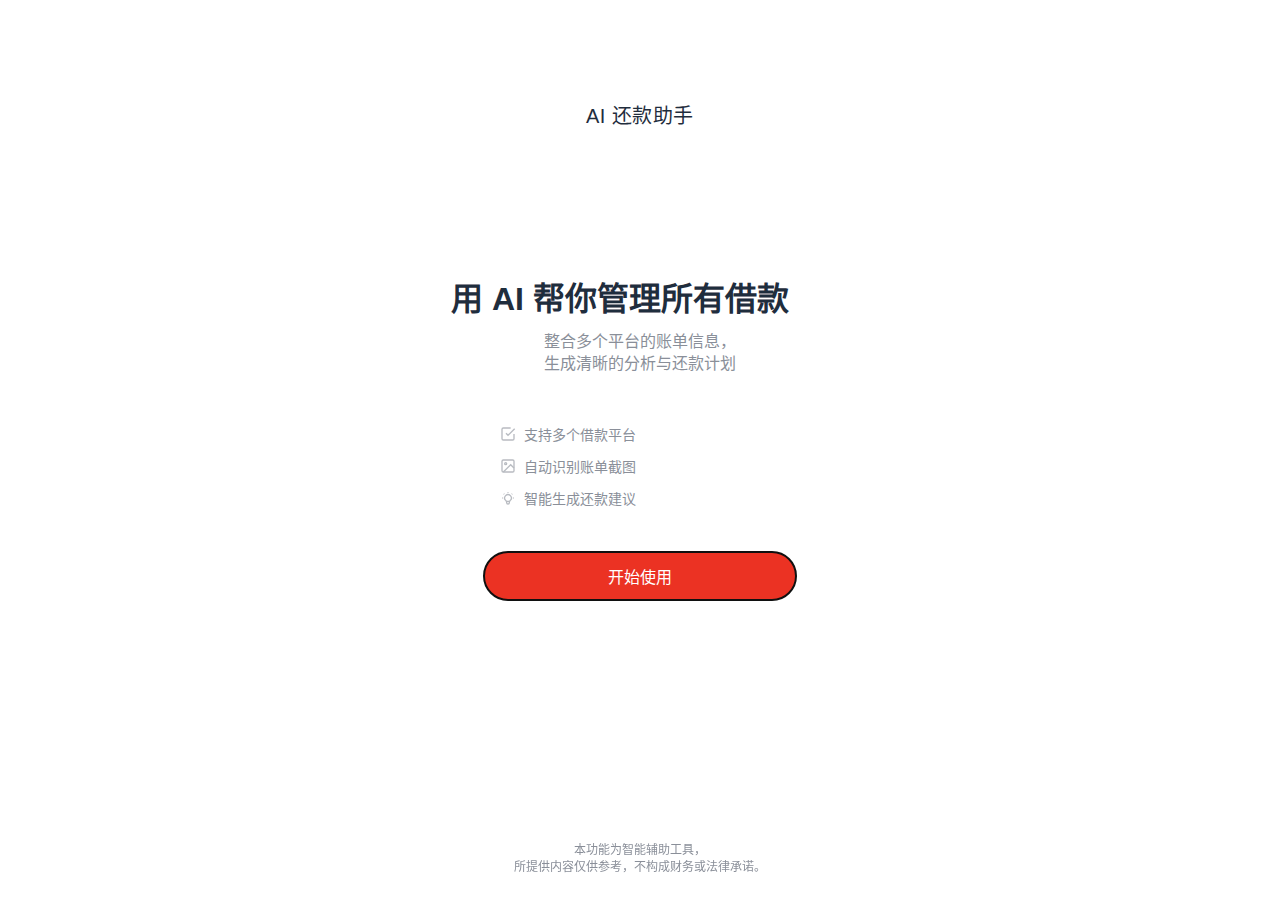
<file: welcome.html>
<!DOCTYPE html>
<html lang="zh-CN">
<head>
    <meta charset="UTF-8">
    <meta name="viewport" content="width=device-width, initial-scale=1.0">
    <title>欢迎使用 AI 还款助手 - Akulaku</title>
    <style>
        * {
            margin: 0;
            padding: 0;
            box-sizing: border-box;
        }

        body {
            font-family: -apple-system, BlinkMacSystemFont, 'Segoe UI', 'PingFang SC', 'Hiragino Sans GB', 'Microsoft YaHei', sans-serif;
            background-color: #FFFFFF;
            min-height: 100vh;
            color: #1F2D3D;
            display: flex;
            flex-direction: column;
            align-items: center;
            justify-content: flex-start;
            padding: 0;
        }

        .container {
            width: 100%;
            max-width: 430px;
            margin: 0 auto;
            padding: 0 20px;
            display: flex;
            flex-direction: column;
            align-items: center;
            flex: 1;
            justify-content: center;
            min-height: calc(100vh - 120px); /* 为底部免责声明留出空间 */
        }

        /* 顶部品牌区 */
        .brand-section {
            position: absolute;
            top: 48px;
            text-align: center;
        }

        .logo {
            width: 120px;
            height: 40px;
            margin-bottom: 12px;
            background-image: url('[data-uri]');
            background-repeat: no-repeat;
            background-position: center;
            background-size: contain;
        }

        .brand-title {
            font-size: 20px;
            font-weight: 500;
            color: #1F2D3D;
            letter-spacing: 0.5px;
        }

        /* 主视觉与标题区域 */
        .hero-section {
            text-align: center;
            margin-bottom: 24px;
            width: 100%;
        }

        .main-title {
            font-size: 32px;
            font-weight: 700;
            color: #1F2D3D;
            line-height: 1.2;
            margin-bottom: 12px;
            max-width: 350px;
        }

        .subtitle {
            font-size: 16px;
            font-weight: 400;
            color: #8A8F99;
            line-height: 1.4;
            text-align: center;
            max-width: 320px;
            margin: 0 auto 24px auto;
        }

        /* 功能点说明区 */
        .features-section {
            margin: 0 auto 32px auto;
            text-align: center;
            width: 100%;
            max-width: 280px;
        }

        .feature-item {
            display: flex;
            align-items: center;
            justify-content: flex-start;
            margin-bottom: 12px;
            font-size: 14px;
            font-weight: 400;
            color: #8A8F99;
            text-align: left;
        }

        .feature-icon {
            width: 16px;
            height: 16px;
            margin-right: 8px;
            flex-shrink: 0;
            opacity: 0.6;
        }

        .feature-icon svg {
            width: 100%;
            height: 100%;
            stroke: #8A8F99;
            stroke-width: 2;
            fill: none;
        }

        /* 主行动按钮 */
        .cta-section {
            width: 100%;
            display: flex;
            justify-content: center;
            margin-bottom: 20px;
        }

        .start-btn {
            width: 80%;
            height: 48px;
            background: #EB3223;
            color: #FFFFFF;
            border: none;
            border-radius: 24px;
            font-size: 16px;
            font-weight: 500;
            cursor: pointer;
            transition: all 0.3s ease;
        }

        .start-btn:hover {
            background: #CC0000;
            transform: translateY(-2px);
            box-shadow: 0 4px 12px rgba(235, 50, 35, 0.3);
        }

        /* 底部说明文字 */
        .disclaimer {
            position: fixed;
            bottom: 24px;
            left: 50%;
            transform: translateX(-50%);
            width: 100%;
            max-width: 430px;
            padding: 0 20px;
            text-align: center;
        }

        .disclaimer-text {
            font-size: 12px;
            font-weight: 400;
            color: #8A8F99;
            line-height: 1.4;
        }

        /* 响应式调整 */
        @media (max-width: 480px) {
            .main-title {
                font-size: 28px;
            }

            .subtitle {
                font-size: 15px;
            }

            .brand-title {
                font-size: 18px;
            }

            .start-btn {
                width: 85%;
                font-size: 15px;
            }

            .container {
                padding: 0 16px;
            }
        }

        @media (max-height: 700px) {
            .brand-section {
                top: 32px;
            }
        }

        @media (max-height: 650px) {
            .brand-section {
                top: 24px;
            }
        }
    </style>
</head>
<body>
    <div class="container">
        <!-- 主视觉与标题区域 -->
        <section class="hero-section">
            <h1 class="main-title">用 AI 帮你管理所有借款</h1>
            <p class="subtitle">整合多个平台的账单信息，<br>生成清晰的分析与还款计划</p>
        </section>

        <!-- 功能点说明区 -->
        <section class="features-section">
            <div class="feature-item">
                <div class="feature-icon">
                    <svg viewBox="0 0 24 24">
                        <polyline points="9 11 12 14 22 4"></polyline>
                        <path d="M21 12v7a2 2 0 0 1-2 2H5a2 2 0 0 1-2-2V5a2 2 0 0 1 2-2h11"></path>
                    </svg>
                </div>
                <span>支持多个借款平台</span>
            </div>
            <div class="feature-item">
                <div class="feature-icon">
                    <svg viewBox="0 0 24 24">
                        <rect x="3" y="3" width="18" height="18" rx="2" ry="2"></rect>
                        <circle cx="8.5" cy="8.5" r="1.5"></circle>
                        <polyline points="21 15 16 10 5 21"></polyline>
                    </svg>
                </div>
                <span>自动识别账单截图</span>
            </div>
            <div class="feature-item">
                <div class="feature-icon">
                    <svg viewBox="0 0 24 24">
                        <path d="M9.663 17h4.673M12 3v1m6.364 1.636l-.707.707M21 12h-1M4 12H3m3.343-5.657l-.707-.707m2.828 9.9a5 5 0 117.072 0l-.548.547A3.374 3.374 0 0014 18.469V19a2 2 0 11-4 0v-.531c0-.895-.356-1.754-.988-2.386l-.548-.547z"></path>
                    </svg>
                </div>
                <span>智能生成还款建议</span>
            </div>
        </section>

        <!-- 主行动按钮 -->
        <section class="cta-section">
            <button class="start-btn" onclick="handleStart()">开始使用</button>
        </section>
    </div>

    <!-- 顶部品牌区 -->
    <section class="brand-section">
        <div class="logo"></div>
        <div class="brand-title">AI 还款助手</div>
    </section>

    <!-- 底部说明文字 -->
    <footer class="disclaimer">
        <p class="disclaimer-text">本功能为智能辅助工具，<br>所提供内容仅供参考，不构成财务或法律承诺。</p>
    </footer>

    <script>
        function handleStart() {
            // 跳转到首页（未建档状态）
            window.location.href = 'index-empty.html';
        }

        // 页面加载完成后自动聚焦按钮（可选）
        document.addEventListener('DOMContentLoaded', function() {
            const startBtn = document.querySelector('.start-btn');
            startBtn.focus();
        });
    </script>
</body>
</html>
</file>
